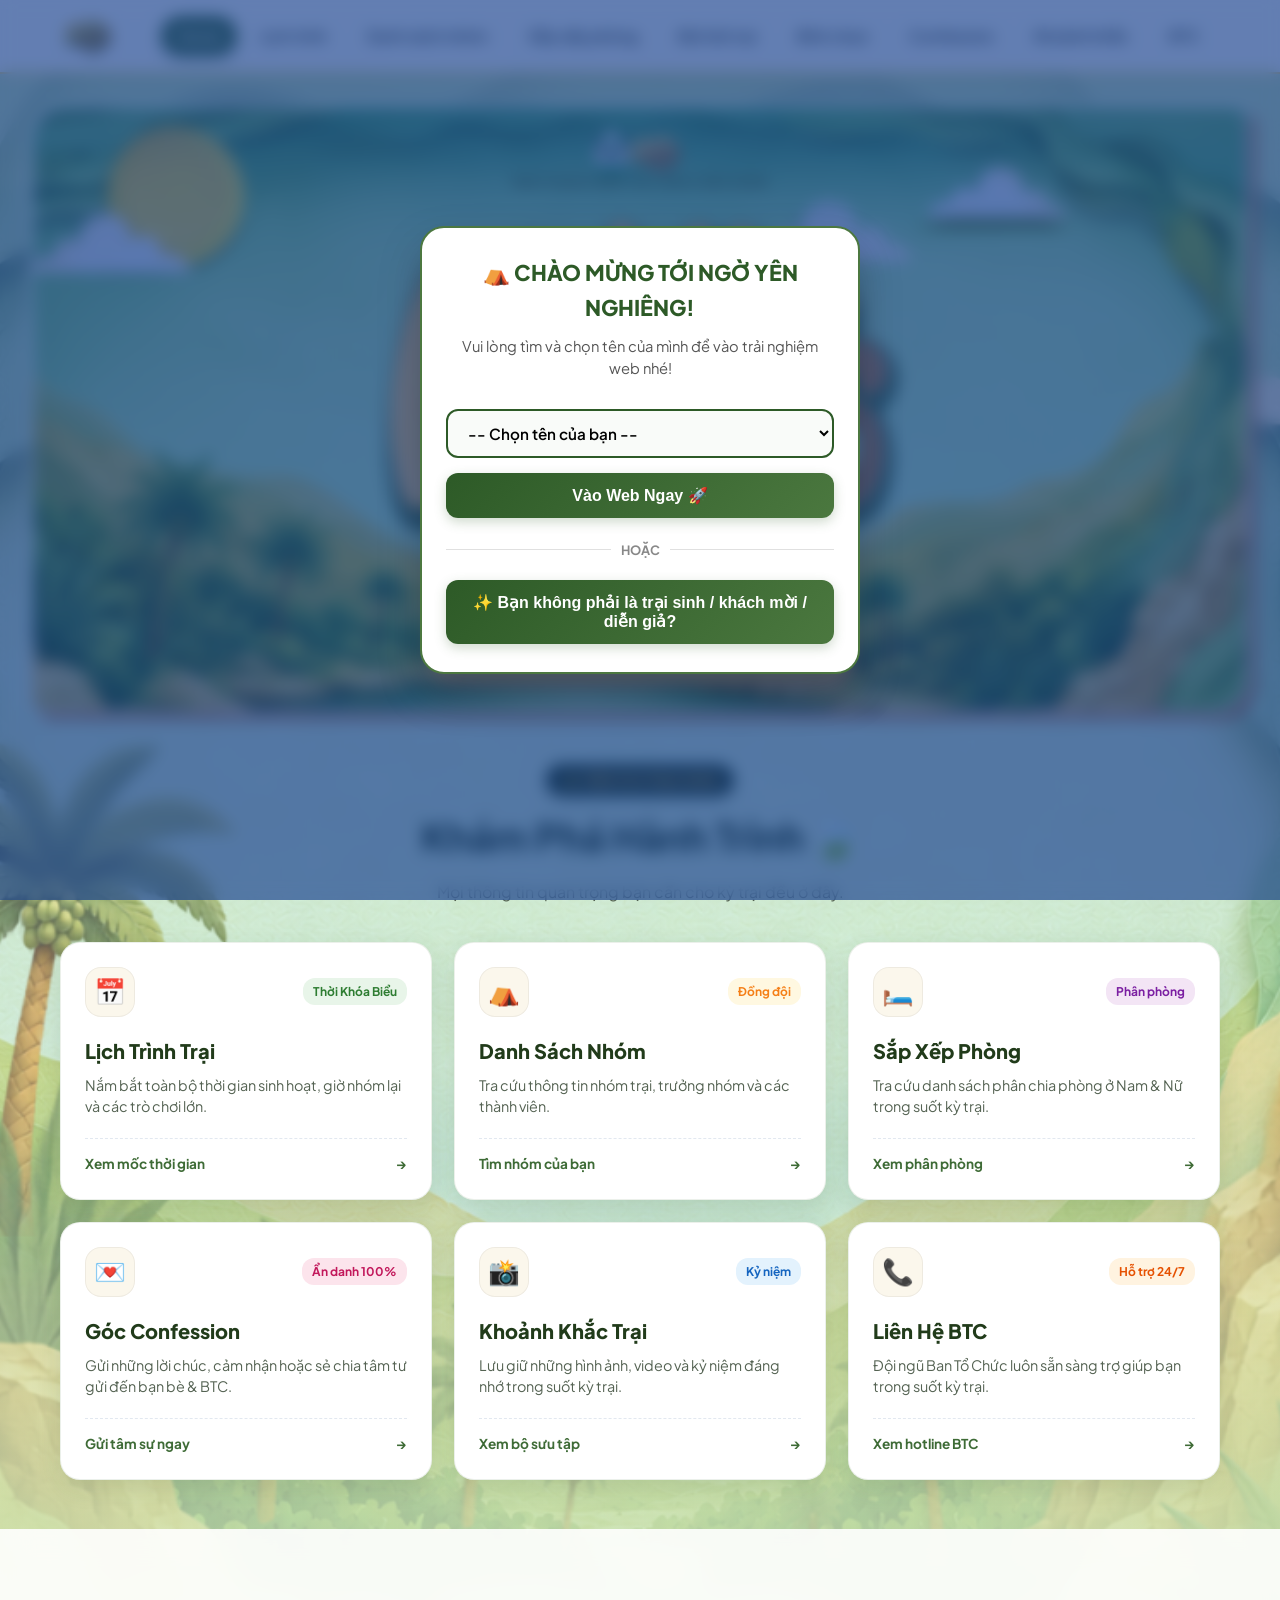
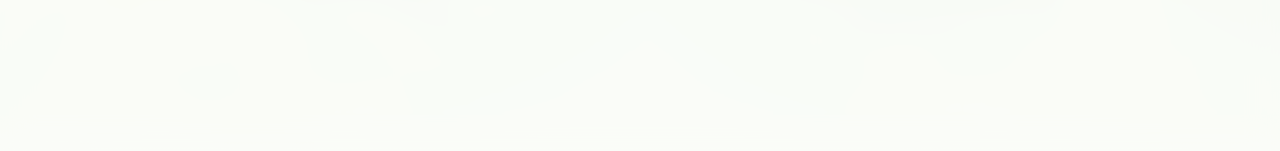
<file: index.html>
<!DOCTYPE html>
<html lang="vi">

<head>
    <meta charset="UTF-8">
    <meta name="viewport" content="width=device-width, initial-scale=1.0">
    <title>Trang chủ NGỜ YÊN NGHIÊNG</title>

    <link rel="stylesheet" href="style.css">
    <link rel="icon" href="images/icon.png">
    <link rel="apple-touch-icon" href="images/icon.png">
    <link rel="manifest" href="manifest.json">

    <meta name="theme-color" content="#4c7840">
    <meta name="apple-mobile-web-app-capable" content="yes">
    <meta name="apple-mobile-web-app-status-bar-style" content="black-translucent">
    <meta name="apple-mobile-web-app-title" content="BTN LX">

    <style>
        /* Styling thanh thông báo chạy chữ bắt mắt */
.announcement-bar {
    background: linear-gradient(135deg, #1e293b, #0f172a);
    color: #ffffff;
    border-bottom: 2px solid #22c55e;
    box-shadow: 0 4px 15px rgba(0, 0, 0, 0.2);
    padding: 10px 16px;
    overflow: hidden;
}

.announcement-content {
    display: flex;
    align-items: center;
    max-width: 1200px;
    margin: 0 auto;
    gap: 12px;
}

.badge-live {
    background: #ef4444;
    color: #fff;
    font-size: 0.75rem;
    font-weight: 800;
    padding: 4px 10px;
    border-radius: 20px;
    letter-spacing: 0.5px;
    white-space: nowrap;
    animation: pulse-glow 1.5s infinite;
}

.badge-upcoming {
    background: #f59e0b;
    color: #fff;
    font-size: 0.75rem;
    font-weight: 800;
    padding: 4px 10px;
    border-radius: 20px;
    letter-spacing: 0.5px;
    white-space: nowrap;
}

@keyframes pulse-glow {
    0% { box-shadow: 0 0 0 0 rgba(239, 68, 68, 0.7); }
    70% { box-shadow: 0 0 0 10px rgba(239, 68, 68, 0); }
    100% { box-shadow: 0 0 0 0 rgba(239, 68, 68, 0); }
}

.ticker-wrapper {
    flex: 1;
    overflow: hidden;
    white-space: nowrap;
    position: relative;
}

.ticker-text {
    display: inline-block;
    white-space: nowrap;
    padding-left: 100%;
    animation: marquee-scroll 25s linear infinite;
    font-size: 0.95rem;
    font-weight: 500;
}

/* Di chuột vào thanh thông báo sẽ tạm dừng để người dùng dễ đọc */
.ticker-wrapper:hover .ticker-text {
    animation-play-state: paused;
}

@keyframes marquee-scroll {
    0% { transform: translateX(0); }
    100% { transform: translateX(-100%); }
}

/* Kiểu dáng cho các đồng hồ đếm thời gian trong thanh chạy */
.time-counter {
    color: #38bdf8;
    font-family: monospace, monospace;
    font-weight: 700;
    background: rgba(56, 189, 248, 0.15);
    padding: 2px 6px;
    border-radius: 6px;
    border: 1px solid rgba(56, 189, 248, 0.3);
}
        /* CSS ghim đồng hồ đếm ngược góc dưới màn hình */
        .sticky-countdown {
            position: fixed;
            bottom: 20px;
            right: 20px;
            z-index: 9999;
            max-width: 360px;
            width: calc(100% - 40px);
            box-shadow: 0 8px 25px rgba(0, 0, 0, 0.18);
            border-radius: 16px;
            background: rgba(255, 255, 255, 0.95);
            backdrop-filter: blur(10px);
            transition: all 0.3s ease;
            padding: 16px;
        }

        /* Căn chỉnh ô số đồng hồ đếm ngược */
        .mini-timer {
            display: flex;
            align-items: center;
            justify-content: center;
            gap: 8px;
            margin: 12px 0 4px 0;
        }

        .timer-card {
            display: flex;
            flex-direction: column;
            align-items: center;
            justify-content: center;
            min-width: 58px;
            padding: 8px 4px;
            background: #f4f6f8;
            border-radius: 12px;
            border: 1px solid #e2e8f0;
            text-align: center;
        }

        .timer-card span {
            font-size: 1.5rem;
            font-weight: 700;
            line-height: 1.1;
            color: #1e293b;
        }

        .timer-card small {
            font-size: 0.68rem;
            text-transform: uppercase;
            margin-top: 4px;
            color: #64748b;
            font-weight: 600;
            letter-spacing: 0.5px;
        }

        .timer-sep {
            font-size: 1.2rem;
            font-weight: bold;
            color: #475569;
            align-self: center;
            margin-bottom: 12px;
        }

        footer {
            padding-bottom: 140px !important;
        }

        @media (max-width: 480px) {
            .sticky-countdown {
                bottom: 12px;
                right: 12px;
                left: 12px;
                width: auto;
            }
        }
    </style>
</head>

<body>
    <!-- Intro Screen cho PWA / Mobile -->
    <div class="intro-screen">
        <div class="intro-content">
            <span class="intro-emoji">🔥⛺🎉</span>
            <h2>CHÀO MỪNG TRẠI SINH!</h2>
            <p class="intro-sub">Sẵn sàng bùng nổ cùng <strong>NGỜ YÊN NGHIÊNG</strong> chưa?</p>
        </div>
    </div>

    <!-- Navigation Bar -->
    <header>
        <div class="announcement-bar" id="announcementBar" style="display: none;">
            <div class="announcement-content">
                <span class="badge-live">LIVE</span>
                <div class="ticker-wrapper">
                    <span class="ticker-text" id="announcementText">Đang cập nhật lịch trình...</span>
                </div>
            </div>
        </div>

        <nav>
            <div class="logo">
                <a href="index.html">
                    <img src="images/logo.png" alt="NGỜ YÊN NGHIÊNG">
                </a>
            </div>

            <button class="menu-toggle" aria-label="Toggle Navigation">☰</button>
            <div class="menu">
                <a href="index.html" class="active">Home</a>
                <a href="pages/schedule.html">Lịch trình</a>
                <a href="pages/groups.html">Danh sách nhóm</a>
                <a href="pages/room.html">Sắp xếp phòng</a>
                <a href="pages/song.html">Bài hát trại</a>
                <a href="pages/vote.html">Bình chọn</a>
                <a href="pages/confession.html">Confession</a>
                <a href="pages/gallery.html">Khoảnh khắc</a>
                <a href="pages/btc.html">BTC</a>
            </div>
        </nav>
    </header>

    <!-- Hero Section -->
    <section class="hero" id="hero">
        <div class="hero-hint">📖 Nhấn để xem câu gốc & thông tin Trại</div>

        <div class="hero-overlay">
            <div class="bible-quote">
                <h2>📖 Thi Thiên 62:1–2</h2>
                <div class="quote-body">
                    <p>"Linh hồn tôi nghỉ an nơi một mình Đức Chúa Trời;
                        Sự cứu rỗi tôi từ Ngài mà đến.
                        Một mình Ngài là hòn đá tôi, sự cứu rỗi tôi,
                        Và là nơi ẩn náu cao của tôi;
                        Tôi sẽ chẳng bị rúng động nhiều."</p>
                </div>
            </div>

            <div class="hero-meta">
                <p class="meta-item">📅 <strong>30.08.2026 – 02.09.2026</strong></p>
                <p class="meta-item">📍 <strong>HTTL Buôn Ma Thuột</strong></p>
            </div>

            <small class="close-hint">Nhấn lần nữa để đóng</small>
        </div>
    </section>

    <!-- Features Section -->
    <section class="features">
        <div class="section-header">
            <span class="section-badge">✨ TIỆN ÍCH TRẠI SINH</span>
            <h2>Khám Phá Hành Trình 🍃</h2>
            <p class="section-description">Mọi thông tin quan trọng bạn cần cho kỳ trại đều ở đây.</p>
        </div>

        <div class="card-container">
            <!-- 1. Lịch trình -->
            <a href="pages/schedule.html" class="card card-schedule">
                <div class="card-top">
                    <div class="icon-wrapper">📅</div>
                    <span class="card-tag tag-green">Thời Khóa Biểu</span>
                </div>
                <h3>Lịch Trình Trại</h3>
                <p>Nắm bắt toàn bộ thời gian sinh hoạt, giờ nhóm lại và các trò chơi lớn.</p>
                <div class="card-footer">
                    <span>Xem mốc thời gian</span>
                    <span class="arrow">→</span>
                </div>
            </a>

            <!-- 2. Danh sách nhóm -->
            <a href="pages/groups.html" class="card card-groups">
                <div class="card-top">
                    <div class="icon-wrapper">⛺</div>
                    <span class="card-tag tag-yellow">Đồng đội</span>
                </div>
                <h3>Danh Sách Nhóm</h3>
                <p>Tra cứu thông tin nhóm trại, trưởng nhóm và các thành viên.</p>
                <div class="card-footer">
                    <span>Tìm nhóm của bạn</span>
                    <span class="arrow">→</span>
                </div>
            </a>

            <!-- 3. Sắp xếp phòng -->
            <a href="pages/room.html" class="card card-room">
                <div class="card-top">
                    <div class="icon-wrapper">🛏️</div>
                    <span class="card-tag tag-purple">Phân phòng</span>
                </div>
                <h3>Sắp Xếp Phòng</h3>
                <p>Tra cứu danh sách phân chia phòng ở Nam & Nữ trong suốt kỳ trại.</p>
                <div class="card-footer">
                    <span>Xem phân phòng</span>
                    <span class="arrow">→</span>
                </div>
            </a>

            <!-- 4. Confession -->
            <a href="pages/confession.html" class="card card-cfs">
                <div class="card-top">
                    <div class="icon-wrapper">💌</div>
                    <span class="card-tag tag-pink">Ẩn danh 100%</span>
                </div>
                <h3>Góc Confession</h3>
                <p>Gửi những lời chúc, cảm nhận hoặc sẻ chia tâm tư gửi đến bạn bè & BTC.</p>
                <div class="card-footer">
                    <span>Gửi tâm sự ngay</span>
                    <span class="arrow">→</span>
                </div>
            </a>

            <!-- 5. Khoảnh khắc -->
            <a href="pages/gallery.html" class="card card-gallery">
                <div class="card-top">
                    <div class="icon-wrapper">📸</div>
                    <span class="card-tag tag-blue">Kỷ niệm</span>
                </div>
                <h3>Khoảnh Khắc Trại</h3>
                <p>Lưu giữ những hình ảnh, video và kỷ niệm đáng nhớ trong suốt kỳ trại.</p>
                <div class="card-footer">
                    <span>Xem bộ sưu tập</span>
                    <span class="arrow">→</span>
                </div>
            </a>

            <!-- 6. BTC -->
            <a href="pages/btc.html" class="card card-btc">
                <div class="card-top">
                    <div class="icon-wrapper">📞</div>
                    <span class="card-tag tag-orange">Hỗ trợ 24/7</span>
                </div>
                <h3>Liên Hệ BTC</h3>
                <p>Đội ngũ Ban Tổ Chức luôn sẵn sàng trợ giúp bạn trong suốt kỳ trại.</p>
                <div class="card-footer">
                    <span>Xem hotline BTC</span>
                    <span class="arrow">→</span>
                </div>
            </a>
        </div>
    </section>

    <!-- Countdown Section (Ghim ở góc dưới màn hình) -->
    <div class="sticky-countdown mode-normal" id="stickyCountdown">
        <div class="btc-badge">
            <span class="badge-icon">⚡</span>
            <span id="btcStatusText">BTC ĐANG RÁO RIẾT CHUẨN BỊ!</span>
        </div>

        <div class="countdown-live" id="countdownLive">
            <div class="mini-timer">
                <div class="timer-card">
                    <span id="days">00</span>
                    <small>ngày</small>
                </div>
                <span class="timer-sep">:</span>
                <div class="timer-card">
                    <span id="hours">00</span>
                    <small>giờ</small>
                </div>
                <span class="timer-sep">:</span>
                <div class="timer-card">
                    <span id="minutes">00</span>
                    <small>phút</small>
                </div>
                <span class="timer-sep">:</span>
                <div class="timer-card highlight-sec">
                    <span id="seconds">00</span>
                    <small>giây</small>
                </div>
            </div>
        </div>

        <div class="welcome-message" id="welcomeMessage" style="display: none;">
            🎉 CHÀO MỪNG BẠN TỚI TRẠI <strong>NGỜ YÊN NGHIÊNG</strong>! 🔥
        </div>
    </div>

    <footer>
        <p>Designed & Developed by Diệp Đoan Trinh</p>
    </footer>

    <script>
        // ----------------------------------------------------
        // 1. CẤU HÌNH THỜI GIAN & ĐẾM NGƯỢC
        // ----------------------------------------------------
        const targetDate = new Date("August 30, 2026 11:00:00").getTime();

        const btcQuotes = [
            "🥰 BTC ĐANG RẤT HÁO HỨC CHỜ ĐÓN BẠN!",
            "❤️ MỖI BẠN LÀ MỘT MẢNH GHÉP KHÔNG THỂ THIẾU!",
            "💥 HẾT MÌNH VÀ BÙNG NỔ CÙNG NGỜ YÊN NGHIÊNG!"
        ];

        let currentQuoteIndex = 0;
        setInterval(() => {
            currentQuoteIndex = (currentQuoteIndex + 1) % btcQuotes.length;
            const badgeEl = document.getElementById("btcStatusText");
            if (badgeEl) badgeEl.textContent = btcQuotes[currentQuoteIndex];
        }, 4000);

        function updateCountdown() {
            const now = new Date().getTime();
            const distance = targetDate - now;

            const stickyBlock = document.getElementById("stickyCountdown");
            const liveBlock = document.getElementById("countdownLive");
            const welcomeBlock = document.getElementById("welcomeMessage");
            const labelEl = document.getElementById("countdownLabel");

            if (distance <= 0) {
                if (stickyBlock) stickyBlock.style.display = "none"; // Ẩn sạch toàn bộ khung góc màn hình
                return;
            }

            const days = Math.floor(distance / (1000 * 60 * 60 * 24));
            const hours = Math.floor((distance % (1000 * 60 * 60 * 24)) / (1000 * 60 * 60));
            const minutes = Math.floor((distance % (1000 * 60 * 60)) / (1000 * 60));
            const seconds = Math.floor((distance % (1000 * 60)) / 1000);

            const daysEl = document.getElementById("days");
            const hoursEl = document.getElementById("hours");
            const minsEl = document.getElementById("minutes");
            const secsEl = document.getElementById("seconds");

            if (daysEl) daysEl.textContent = String(days).padStart(2, '0');
            if (hoursEl) hoursEl.textContent = String(hours).padStart(2, '0');
            if (minsEl) minsEl.textContent = String(minutes).padStart(2, '0');
            if (secsEl) secsEl.textContent = String(seconds).padStart(2, '0');

            if (stickyBlock) {
                if (days < 1) {
                    stickyBlock.className = "sticky-countdown mode-urgent";
                    if (labelEl) labelEl.innerHTML = "🚨 <strong>CHỈ CÒN TÍNH BẰNG GIỜ! SẴN SÀNG BÙNG NỔ:</strong>";
                } else if (days <= 7) {
                    stickyBlock.className = "sticky-countdown mode-excited";
                    if (labelEl) labelEl.innerHTML = "🔥 <strong>SẮP ĐẾN GIỜ G RỒI! CHỈ CÒN:</strong>";
                } else {
                    stickyBlock.className = "sticky-countdown mode-normal";
                    if (labelEl) labelEl.innerHTML = "⏳ Đếm ngược ngày khởi hành:";
                }
            }
        }

        updateCountdown();
        setInterval(updateCountdown, 1000);

        // ----------------------------------------------------
        // 2. MENU MOBILE & ĐÔI GIAO DIỆN
        // ----------------------------------------------------
        const toggle = document.querySelector(".menu-toggle");
        const menu = document.querySelector(".menu");

        if (toggle && menu) {
            toggle.addEventListener("click", () => {
                menu.classList.toggle("show");
                toggle.textContent = menu.classList.contains("show") ? "✕" : "☰";
            });

            document.querySelectorAll(".menu a").forEach(link => {
                link.addEventListener("click", () => {
                    menu.classList.remove("show");
                    toggle.textContent = "☰";
                });
            });

            document.addEventListener("click", (e) => {
                if (!menu.contains(e.target) && !toggle.contains(e.target)) {
                    menu.classList.remove("show");
                    toggle.textContent = "☰";
                }
            });

            window.addEventListener("resize", () => {
                if (window.innerWidth > 1000) {
                    menu.classList.remove("show");
                    toggle.textContent = "☰";
                }
            });
        }

        const hero = document.getElementById("hero");
        if (hero) {
            hero.addEventListener("click", () => {
                hero.classList.toggle("show");
            });
        }

        // ----------------------------------------------------
        // 3. LỊCH TRÌNH REALTIME & SERVICE WORKER
        // ----------------------------------------------------
        const campSchedule = [
            // NGÀY 0 (30/8)
            { start: "2026-08-30T06:00:00", end: "2026-08-30T10:30:00", title: "Thờ phượng Chúa tại HTTL Linh Xuân" },
            { start: "2026-08-30T10:30:00", end: "2026-08-30T11:00:00", title: "Tập trung" },
            { start: "2026-08-30T11:00:00", end: "2026-08-30T21:00:00", title: "Lên núi" },
            { start: "2026-08-30T21:00:00", end: "2026-08-30T21:30:00", title: "Ổn định & cất đồ" },
            { start: "2026-08-30T21:30:00", end: "2026-08-30T22:30:00", title: "Nhóm nhỏ" },
            { start: "2026-08-30T22:30:00", end: "2026-08-30T23:00:00", title: "Giới nghiêm" },
            { start: "2026-08-30T23:00:00", end: "2026-08-31T05:00:00", title: "Zzz..." },

            // NGÀY 1 (31/8)
            { start: "2026-08-31T06:00:00", end: "2026-08-31T06:15:00", title: "Thức dậy & ổn định" },
            { start: "2026-08-31T06:15:00", end: "2026-08-31T07:00:00", title: "Tĩnh nguyện" },
            { start: "2026-08-31T07:00:00", end: "2026-08-31T08:00:00", title: "Ăn sáng" },
            { start: "2026-08-31T08:00:00", end: "2026-08-31T08:10:00", title: "Phá băng" },
            { start: "2026-08-31T08:10:00", end: "2026-08-31T08:30:00", title: "Tôn vinh Chúa" },
            { start: "2026-08-31T08:30:00", end: "2026-08-31T09:30:00", title: "Khai mạc" },
            { start: "2026-08-31T09:30:00", end: "2026-08-31T10:20:00", title: "Học Kinh Thánh" },
            { start: "2026-08-31T10:20:00", end: "2026-08-31T10:30:00", title: "Giải lao" },
            { start: "2026-08-31T10:30:00", end: "2026-08-31T11:00:00", title: "“NGỜ” HAY “NHỜ”?" },
            { start: "2026-08-31T11:00:00", end: "2026-08-31T12:00:00", title: "Ăn trưa" },
            { start: "2026-08-31T12:00:00", end: "2026-08-31T13:30:00", title: "Nghỉ ngơi" },
            { start: "2026-08-31T13:30:00", end: "2026-08-31T13:40:00", title: "Phá băng" },
            { start: "2026-08-31T13:40:00", end: "2026-08-31T14:00:00", title: "Tôn vinh Chúa" },
            { start: "2026-08-31T14:00:00", end: "2026-08-31T14:45:00", title: "Học Kinh Thánh" },
            { start: "2026-08-31T14:45:00", end: "2026-08-31T15:00:00", title: "Giải lao" },
            { start: "2026-08-31T15:00:00", end: "2026-08-31T17:00:00", title: "“TIN” HAY “NGỜ”?" },
            { start: "2026-08-31T17:00:00", end: "2026-08-31T18:00:00", title: "Ăn tối" },
            { start: "2026-08-31T18:00:00", end: "2026-08-31T19:30:00", title: "Tự do & viết thư" },
            { start: "2026-08-31T19:30:00", end: "2026-08-31T21:30:00", title: "AI HAY CHỮ NGỜ?" },
            { start: "2026-08-31T21:30:00", end: "2026-08-31T22:30:00", title: "NÓI BẠN TÔI NGỜ..." },
            { start: "2026-08-31T22:30:00", end: "2026-08-31T23:00:00", title: "Giới nghiêm" },
            { start: "2026-08-31T23:00:00", end: "2026-09-01T05:00:00", title: "Zzz..." },

            // NGÀY 2 (01/9)
            { start: "2026-09-01T06:00:00", end: "2026-09-01T06:15:00", title: "Thức dậy & ổn định" },
            { start: "2026-09-01T06:15:00", end: "2026-09-01T07:00:00", title: "Tĩnh nguyện" },
            { start: "2026-09-01T07:00:00", end: "2026-09-01T08:00:00", title: "Ăn sáng" },
            { start: "2026-09-01T08:00:00", end: "2026-09-01T08:10:00", title: "Phá băng" },
            { start: "2026-09-01T08:10:00", end: "2026-09-01T08:30:00", title: "Tôn vinh Chúa" },
            { start: "2026-09-01T08:30:00", end: "2026-09-01T09:15:00", title: "Học Kinh Thánh" },
            { start: "2026-09-01T09:15:00", end: "2026-09-01T09:30:00", title: "Giải lao" },
            { start: "2026-09-01T09:30:00", end: "2026-09-01T11:00:00", title: "Workshop YÊN" },
            { start: "2026-09-01T11:00:00", end: "2026-09-01T12:00:00", title: "Ăn trưa" },
            { start: "2026-09-01T12:00:00", end: "2026-09-01T13:30:00", title: "Nghỉ ngơi" },
            { start: "2026-09-01T13:30:00", end: "2026-09-01T13:40:00", title: "Tập trung" },
            { start: "2026-09-01T13:40:00", end: "2026-09-01T14:00:00", title: "Di chuyển" },
            { start: "2026-09-01T14:00:00", end: "2026-09-01T17:00:00", title: "Trò chơi lớn" },
            { start: "2026-09-01T17:00:00", end: "2026-09-01T18:00:00", title: "Tự do & viết thư" },
            { start: "2026-09-01T18:00:00", end: "2026-09-01T19:00:00", title: "Ăn tối" },
            { start: "2026-09-01T19:00:00", end: "2026-09-01T20:30:00", title: "Lửa trại" },
            { start: "2026-09-01T20:30:00", end: "2026-09-01T21:30:00", title: "BBQ" },
            { start: "2026-09-01T21:30:00", end: "2026-09-01T22:30:00", title: "Dọn dẹp & ra về" },
            { start: "2026-09-01T22:30:00", end: "2026-09-01T23:00:00", title: "Giới nghiêm" },
            { start: "2026-09-01T23:00:00", end: "2026-09-02T05:00:00", title: "Zzz..." },

            // NGÀY 3 (02/9)
            { start: "2026-09-02T06:00:00", end: "2026-09-02T06:15:00", title: "Thức dậy & ổn định" },
            { start: "2026-09-02T06:15:00", end: "2026-09-02T07:00:00", title: "Tĩnh nguyện" },
            { start: "2026-09-02T07:00:00", end: "2026-09-02T08:00:00", title: "Ăn sáng" },
            { start: "2026-09-02T08:00:00", end: "2026-09-02T08:10:00", title: "Phá băng" },
            { start: "2026-09-02T08:10:00", end: "2026-09-02T08:30:00", title: "Tôn vinh Chúa" },
            { start: "2026-09-02T08:30:00", end: "2026-09-02T09:15:00", title: "Học Kinh Thánh" },
            { start: "2026-09-02T09:15:00", end: "2026-09-02T09:30:00", title: "Giải lao" },
            { start: "2026-09-02T09:30:00", end: "2026-09-02T11:00:00", title: "NGHIÊNG VỀ CHỐN BÌNH YÊN" },
            { start: "2026-09-02T11:00:00", end: "2026-09-02T12:00:00", title: "Ăn trưa" },
            { start: "2026-09-02T12:00:00", end: "2026-09-02T13:30:00", title: "Nghỉ ngơi" },
            { start: "2026-09-02T13:30:00", end: "2026-09-02T16:00:00", title: "Outing nhóm nhỏ & Viết thư" },
            { start: "2026-09-02T16:00:00", end: "2026-09-02T17:00:00", title: "Tự do & viết thư" },
            { start: "2026-09-02T17:00:00", end: "2026-09-02T18:00:00", title: "Ăn tối" },
            { start: "2026-09-02T18:00:00", end: "2026-09-02T18:30:00", title: "Dọn đồ" },
            { start: "2026-09-02T18:30:00", end: "2026-09-02T18:40:00", title: "Phá băng" },
            { start: "2026-09-02T18:40:00", end: "2026-09-02T19:00:00", title: "Tôn vinh Chúa" },
            { start: "2026-09-02T19:00:00", end: "2026-09-02T20:30:00", title: "Bế mạc" },
            { start: "2026-09-02T20:30:00", end: "2026-09-02T21:00:00", title: "Dọn dẹp & vệ sinh" },
            { start: "2026-09-02T21:00:00", end: "2026-09-02T23:00:00", title: "Xuống núi" }
        ];

        // Hàm định dạng khoảng thời gian ra Giờ:Phút:Giây
        function formatDuration(ms) {
            if (ms < 0) ms = 0;
            const totalSec = Math.floor(ms / 1000);
            const hrs = Math.floor(totalSec / 3600);
            const mins = Math.floor((totalSec % 3600) / 60);
            const secs = totalSec % 60;

            const pad = (n) => String(n).padStart(2, '0');

            if (hrs > 0) {
                return `${pad(hrs)}h ${pad(mins)}p ${pad(secs)}s`;
            }
            return `${pad(mins)}p ${pad(secs)}s`;
        }

        function updateTimelineNotification() {
            const now = new Date();
            const bar = document.getElementById("announcementBar");
            const textEl = document.getElementById("announcementText");
            const badgeEl = bar ? bar.querySelector(".badge-live") : null;

            if (!bar || !textEl) return;

            let currentIndex = -1;
            for (let i = 0; i < campSchedule.length; i++) {
                const start = new Date(campSchedule[i].start);
                const end = new Date(campSchedule[i].end);
                if (now >= start && now <= end) {
                    currentIndex = i;
                    break;
                }
            }

            if (currentIndex !== -1) {
                const currentEvent = campSchedule[currentIndex];
                const nextEvent = campSchedule[currentIndex + 1];

                // Đếm gian đã trôi qua kể từ khi sự kiện bắt đầu
                const currentStart = new Date(currentEvent.start);
                const elapsedTime = formatDuration(now - currentStart);

                bar.style.display = "block";
                if (badgeEl) {
                    badgeEl.textContent = "LIVE";
                    badgeEl.className = "badge-live";
                }

                let displayText = `🔥 <strong>ĐANG DIỄN RA:</strong> ${currentEvent.title} (Đã chạy: <span class="time-counter">${elapsedTime}</span>)`;

                if (nextEvent) {
                    // Đếm ngược đến thời gian sự kiện tiếp theo
                    const nextStart = new Date(nextEvent.start);
                    const remainingTime = formatDuration(nextStart - now);
                    displayText += ` &nbsp;&nbsp;•&nbsp;&nbsp; ⏳ <strong>SẮP TỚI:</strong> ${nextEvent.title} (Còn: <span class="time-counter">${remainingTime}</span>)`;
                }

                textEl.innerHTML = displayText;
            } else {
                // Tìm sự kiện tiếp theo chuẩn bị diễn ra
                const upcomingEvent = campSchedule.find(ev => new Date(ev.start) > now);
                if (upcomingEvent) {
                    const upcomingStart = new Date(upcomingEvent.start);
                    const remainingTime = formatDuration(upcomingStart - now);

                    bar.style.display = "block";
                    if (badgeEl) {
                        badgeEl.textContent = "UPCOMING";
                        badgeEl.className = "badge-upcoming";
                    }
                    textEl.innerHTML = `⏳ <strong>SẮP DIỄN RA:</strong> ${upcomingEvent.title} (Bắt đầu sau: <span class="time-counter">${remainingTime}</span>)`;
                } else {
                    bar.style.display = "none";
                }
            }
        }

        updateTimelineNotification();
        // Cập nhật lại mỗi 1000ms (1 giây) để đồng hồ chạy nhảy thời gian từng giây mượt mà
        setInterval(updateTimelineNotification, 1000);

        // ----------------------------------------------------
        // 4. BẢO VỆ FRONTEND (CHẶN F12, CHUỘT PHẢI & DEVTOOLS)
        // ----------------------------------------------------
        // Chặn menu chuột phải
        document.addEventListener('contextmenu', (e) => e.preventDefault());

        // Chặn các phím tắt mở DevTools phổ biến (F12, Ctrl+Shift+I, Ctrl+Shift+J, Ctrl+Shift+C, Ctrl+U, Ctrl+S)
        document.addEventListener('keydown', (e) => {
            if (
                e.key === 'F12' ||
                (e.ctrlKey && e.shiftKey && ['I', 'J', 'C', 'K'].includes(e.key.toUpperCase())) ||
                (e.ctrlKey && e.key.toUpperCase() === 'U') ||
                (e.ctrlKey && e.key.toUpperCase() === 'S')
            ) {
                e.preventDefault();
                return false;
            }
        });

        // Bẫy debugger khựng trang khi ai đó cố tình mở DevTools
        setInterval(() => {
            const startTime = performance.now();
            debugger;
            const endTime = performance.now();
            if (endTime - startTime > 100) {
                console.warn('Cảnh báo: DevTools đang được mở!');
            }
        }, 1000);
    </script>
    <!-- CSS Modal Chọn Tên -->
    <style>
        .user-modal-overlay {
            position: fixed;
            top: 0;
            left: 0;
            width: 100%;
            height: 100%;
            background: rgba(18, 59, 141, 0.65);
            backdrop-filter: blur(8px);
            z-index: 99999;
            display: flex;
            align-items: center;
            justify-content: center;
            padding: 20px;
        }

        .user-modal-card {
            background: #ffffff;
            border-radius: 24px;
            padding: 28px 24px;
            max-width: 440px;
            width: 100%;
            text-align: center;
            box-shadow: 0 20px 40px rgba(0, 0, 0, 0.25);
            border: 2px solid #4c7840;
            animation: modalPop 0.3s cubic-bezier(0.175, 0.885, 0.32, 1.275);
        }

        @keyframes modalPop {
            from {
                transform: scale(0.85);
                opacity: 0;
            }

            to {
                transform: scale(1);
                opacity: 1;
            }
        }

        .user-modal-card h2 {
            color: #2d5a27;
            font-size: 1.35rem;
            margin-bottom: 10px;
            font-weight: 800;
        }

        .user-modal-card p {
            color: #555;
            font-size: 0.92rem;
            line-height: 1.5;
            margin-bottom: 20px;
        }

        .user-select {
            width: 100%;
            padding: 12px 16px;
            border-radius: 12px;
            border: 2px solid #2d5a27;
            font-size: 0.95rem;
            font-weight: 600;
            outline: none;
            margin-bottom: 15px;
            background: #f9fbf9;
        }

        .btn-user-submit {
            width: 100%;
            padding: 13px;
            background: linear-gradient(135deg, #2d5a27, #4b783f);
            color: #fff;
            border: none;
            border-radius: 12px;
            font-weight: 700;
            font-size: 1rem;
            cursor: pointer;
            transition: transform 0.2s ease;
        }

        .btn-user-submit:active {
            transform: scale(0.98);
        }

        .user-divider {
            margin: 18px 0;
            position: relative;
            text-align: center;
        }

        .user-divider::before {
            content: "";
            position: absolute;
            top: 50%;
            left: 0;
            width: 100%;
            height: 1px;
            background: #e0e0e0;
        }

        .user-divider span {
            background: #fff;
            padding: 0 10px;
            color: #888;
            font-size: 0.8rem;
            font-weight: 700;
            position: relative;
        }

        .btn-guest {
            width: 100%;
            padding: 13px;
            background: linear-gradient(135deg, #2d5a27, #4b783f);
            color: #fff;
            border: none;
            border-radius: 12px;
            font-weight: 700;
            font-size: 1rem;
            cursor: pointer;
            transition: transform 0.2s ease;
        }
    </style>

    <!-- HTML Modal Check-in -->
    <div id="userModalOverlay" class="user-modal-overlay" style="display: none;">
        <div class="user-modal-card">
            <h2>⛺ CHÀO MỪNG TỚI NGỜ YÊN NGHIÊNG!</h2>
            <p>Vui lòng tìm và chọn tên của mình để vào trải nghiệm web nhé!</p>

            <!-- Chế độ chọn Trại sinh -->
            <div id="selectUserMode">
                <select id="userSelectDropdown" class="user-select">
                    <option value="">-- Chọn tên của bạn --</option>
                </select>

                <button class="btn-user-submit" onclick="confirmUserSelection()">Vào Web Ngay 🚀</button>

                <div class="user-divider"><span>HOẶC</span></div>

                <button class="btn-guest" onclick="toggleGuestMode(true)">✨ Bạn không phải là trại sinh / khách mời /
                    diễn giả?</button>
            </div>

            <!-- Chế độ nhập tên Khách mời/Diễn giả -->
            <div id="guestInputMode" style="display: none;">
                <input type="text" id="guestNameInput" class="user-select" placeholder="Nhập Họ & Tên của bạn..."
                    style="margin-bottom: 12px;">
                <button class="btn-user-submit" onclick="confirmGuestSelection()">Xác nhận vào Web 🚀</button>
                <button class="btn-guest" onclick="toggleGuestMode(false)"
                    style="margin-top: 10px; background: #64748b;">← Quay lại danh sách</button>
            </div>
        </div>
    </div>

    <!-- Tải tracker.js trước để lấy API_URL đúng và hàm logPageVisit -->
    <script src="./tracker.js"></script>

    <!-- Script xử lý đăng nhập & chuyển đổi Modal của Trang chủ -->
    <script>
        // 1. Tải danh sách tên theo nhóm từ Google Sheet
        async function loadUserDropdown() {
            try {
                // API_URL lấy tự động từ tracker.js
                const res = await fetch(`${API_URL}?action=groups`);
                const data = await res.json();
                const selectEl = document.getElementById("userSelectDropdown");

                if (!Array.isArray(data) || data.length === 0) return;

                const groupedData = {};
                data.forEach(item => {
                    const groupName = capitalizeFirst(item.group || "Khác");
                    if (!groupedData[groupName]) groupedData[groupName] = [];
                    groupedData[groupName].push(item.name);
                });

                const sortedGroups = Object.keys(groupedData).sort((a, b) => {
                    const numA = parseInt(a.replace(/\D/g, '')) || 99;
                    const numB = parseInt(b.replace(/\D/g, '')) || 99;
                    return numA - numB;
                });

                sortedGroups.forEach(group => {
                    const optGroup = document.createElement("optgroup");
                    optGroup.label = `--- ${group.toUpperCase()} ---`;

                    groupedData[group].sort().forEach(name => {
                        const opt = document.createElement("option");
                        opt.value = `${name} (${group})`;
                        opt.textContent = name;
                        optGroup.appendChild(opt);
                    });

                    selectEl.appendChild(optGroup);
                });
            } catch (e) {
                console.error("Lỗi tải danh sách tên:", e);
            }
        }

        function capitalizeFirst(str) {
            return str.charAt(0).toUpperCase() + str.slice(1);
        }

        // 2. Tự động kiểm tra Check-in khi mở trang
        window.addEventListener("load", () => {
            const savedUser = localStorage.getItem("camp_user_name");
            if (!savedUser) {
                document.getElementById("userModalOverlay").style.display = "flex";
                loadUserDropdown();
            } else {
                if (typeof logPageVisit === "function") {
                    logPageVisit("Trang chủ");
                }
            }
        });

        // 3. Xác nhận chọn Trại sinh & Ghi nhận vào Sheet
        function confirmUserSelection() {
            const selectedValue = document.getElementById("userSelectDropdown").value;
            if (!selectedValue) {
                alert("⚠️ Vui lòng chọn tên của bạn trước nhé!");
                return;
            }
            localStorage.setItem("camp_user_name", selectedValue);
            document.getElementById("userModalOverlay").style.display = "none";

            if (typeof logPageVisit === "function") {
                logPageVisit("Trang chủ");
            }
        }

        // 4. Bật/tắt chế độ Khách
        function toggleGuestMode(isGuest) {
            document.getElementById("selectUserMode").style.display = isGuest ? "none" : "block";
            document.getElementById("guestInputMode").style.display = isGuest ? "block" : "none";
        }

        // 5. Xác nhận nhập tên Khách & Ghi nhận vào Sheet
        function confirmGuestSelection() {
            const guestName = document.getElementById("guestNameInput").value.trim();
            if (!guestName) {
                alert("⚠️ Vui lòng nhập tên của bạn!");
                return;
            }
            const formattedGuest = `[Khách] ${guestName}`;
            localStorage.setItem("camp_user_name", formattedGuest);
            document.getElementById("userModalOverlay").style.display = "none";

            if (typeof logPageVisit === "function") {
                logPageVisit("Trang chủ");
            }
        }
    </script>
</body>

</html>
</file>
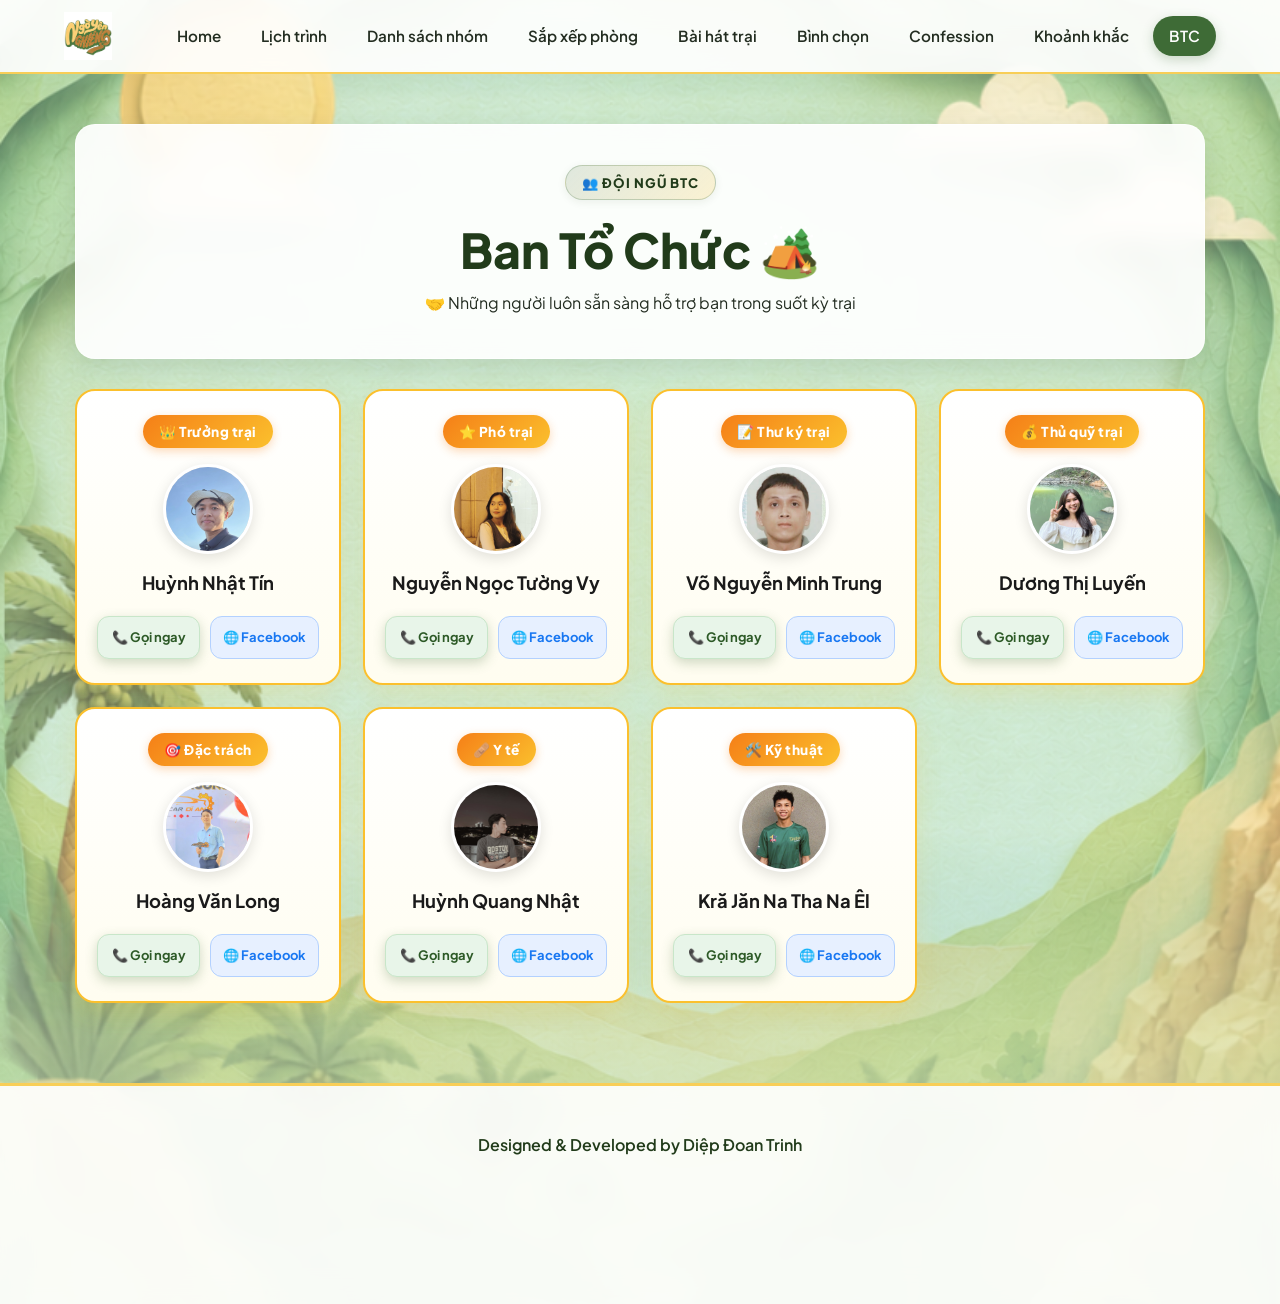
<file: pages/btc.html>
<!DOCTYPE html>
<html lang="vi">

<head>
    <meta charset="UTF-8">
    <meta name="viewport" content="width=device-width, initial-scale=1.0">
    <title>Ban Tổ Chức</title>

    <link rel="stylesheet" href="../style.css">
    <link rel="icon" href="../images/icon.png">
    <link rel="apple-touch-icon" href="../images/icon.png">
    <link rel="manifest" href="../manifest.json">

    <meta name="theme-color" content="#123b8d">
    <meta name="apple-mobile-web-app-capable" content="yes">
    <meta name="apple-mobile-web-app-status-bar-style" content="black-translucent">
    <meta name="apple-mobile-web-app-title" content="BTN LX">
    <meta name="referrer" content="strict-origin-when-cross-origin">

    <style>
        .btc-grid {
            display: grid;
            grid-template-columns: repeat(auto-fill, minmax(260px, 1fr));
            gap: 22px;
            margin-top: 30px;
        }

        .member-card {
            background: rgba(255, 255, 255, 0.95);
            border-radius: 20px;
            padding: 24px 20px;
            border: 1px solid rgba(0, 0, 0, 0.08);
            box-shadow: 0 6px 18px rgba(0, 0, 0, 0.04);
            display: flex;
            flex-direction: column;
            align-items: center;
            text-align: center;
            position: relative;
            transition: transform 0.25s ease, box-shadow 0.25s ease;
        }

        .member-card:hover {
            transform: translateY(-6px);
            box-shadow: 0 12px 28px rgba(0, 0, 0, 0.12);
        }

        .member-card.highlight-card {
            border: 2px solid #fbc02d !important;
            background: linear-gradient(180deg, #ffffff 0%, #fffdf0 100%) !important;
            box-shadow: 0 8px 24px rgba(251, 192, 45, 0.18) !important;
        }

        .member-card.highlight-card .role-badge {
            background: linear-gradient(135deg, #f57f17, #fbc02d);
            color: #ffffff;
            padding: 6px 16px;
            border-radius: 20px;
            font-size: 0.85rem;
            font-weight: 800;
            margin-bottom: 16px;
            box-shadow: 0 3px 10px rgba(245, 127, 23, 0.3);
            display: inline-flex;
            align-items: center;
            gap: 6px;
        }

        .role-badge.sub {
            background: #e8f5e9 !important;
            color: #1b5e20 !important;
            border: 1px solid #c8e6c9;
            padding: 6px 16px;
            border-radius: 20px;
            font-size: 0.82rem;
            font-weight: 700;
            margin-bottom: 16px;
            display: inline-flex;
            align-items: center;
            gap: 6px;
        }

        .member-avatar {
            width: 90px;
            height: 90px;
            border-radius: 50%;
            margin-bottom: 14px;
            box-shadow: 0 4px 14px rgba(0, 0, 0, 0.12);
            border: 3px solid #ffffff;
            overflow: hidden;
            display: flex;
            align-items: center;
            justify-content: center;
            color: #ffffff;
            font-size: 2.2rem;
            font-weight: 800;
            user-select: none;
            background: #e0e0e0;
        }

        .member-avatar img {
            width: 100%;
            height: 100%;
            object-fit: cover;
        }

        .member-card h3 {
            font-size: 1.15rem;
            color: #1a1a1a;
            font-weight: 700;
            margin-bottom: 18px;
        }

        .member-buttons {
            display: flex;
            gap: 10px;
            width: 100%;
            margin-top: auto;
        }

        .member-buttons a {
            flex: 1;
            padding: 9px 10px;
            border-radius: 12px;
            font-size: 0.85rem;
            font-weight: 700;
            text-decoration: none;
            display: inline-flex;
            align-items: center;
            justify-content: center;
            gap: 5px;
            transition: all 0.2s ease;
        }

        .call-btn {
            background: #e8f5e9;
            color: #2d5a27 !important;
            border: 1px solid #c8e6c9;
        }

        .call-btn:hover {
            background: #2d5a27;
            color: #ffffff !important;
        }

        .facebook-btn {
            background: #e7f0ff;
            color: #1877f2 !important;
            border: 1px solid #b3d1ff;
        }

        .facebook-btn:hover {
            background: #1877f2;
            color: #ffffff !important;
        }
    </style>
</head>

<body>
    <header>
        <nav>
            <div class="logo">
                <a href="../index.html">
                    <img src="../images/logo.png" alt="NGỜ YÊN NGHIÊNG">
                </a>
            </div>

            <button class="menu-toggle" aria-label="Toggle Navigation">☰</button>

            <div class="menu">
                <a href="../index.html">Home</a>
                <a href="schedule.html">Lịch trình</a>
                <a href="groups.html">Danh sách nhóm</a>
                <a href="room.html">Sắp xếp phòng</a>
                <a href="song.html">Bài hát trại</a>
                <a href="vote.html">Bình chọn</a>
                <a href="confession.html">Confession</a>
                <a href="gallery.html">Khoảnh khắc</a>
                <a href="btc.html"class="active">BTC</a>
            </div>
        </nav>
    </header>

    <main class="container">
        <section class="page-title glass text-center">
            <span class="page-title-badge">👥 ĐỘI NGŨ BTC</span>
            <h1>Ban Tổ Chức 🏕️</h1>
            <p>🤝 Những người luôn sẵn sàng hỗ trợ bạn trong suốt kỳ trại</p>
        </section>

        <section class="members btc-grid">
            <!-- 1. Trưởng Trại -->
            <div class="member-card highlight-card">
                <div class="role-badge">👑 Trưởng trại</div>
                <div class="member-avatar">
                    <img src="../images/BTC/tin.png" alt="Huỳnh Nhật Tín">
                </div>
                <h3>Huỳnh Nhật Tín</h3>
                <div class="member-buttons">
                    <a class="call-btn" href="tel:0384628883" onclick="return confirm('Gọi cho Huỳnh Nhật Tín?')">📞 Gọi ngay</a>
                    <a class="facebook-btn" href="https://www.facebook.com/tin.huynhnhat.90" target="_blank" rel="noopener noreferrer">🌐 Facebook</a>
                </div>
            </div>

            <!-- 2. Phó Trại -->
            <div class="member-card highlight-card">
                <div class="role-badge">⭐ Phó trại</div>
                <div class="member-avatar">
                    <img src="../images/BTC/vy.png" alt="Nguyễn Ngọc Tường Vy">
                </div>
                <h3>Nguyễn Ngọc Tường Vy</h3>
                <div class="member-buttons">
                    <a class="call-btn" href="tel:0337631143" onclick="return confirm('Gọi cho Nguyễn Ngọc Tường Vy?')">📞 Gọi ngay</a>
                    <a class="facebook-btn" href="https://www.facebook.com/vy.nguyen.122312" target="_blank" rel="noopener noreferrer">🌐 Facebook</a>
                </div>
            </div>

            <!-- 3. Thư Ký Trại -->
            <div class="member-card highlight-card">
                <div class="role-badge">📝 Thư ký trại</div>
                <div class="member-avatar">
                    <img src="../images/BTC/trung.png" alt="Võ Nguyễn Minh Trung">
                </div>
                <h3>Võ Nguyễn Minh Trung</h3>
                <div class="member-buttons">
                    <a class="call-btn" href="tel:0704768756" onclick="return confirm('Gọi cho Võ Nguyễn Minh Trung?')">📞 Gọi ngay</a>
                    <a class="facebook-btn" href="https://www.facebook.com/vnmtrung" target="_blank" rel="noopener noreferrer">🌐 Facebook</a>
                </div>
            </div>

            <!-- 4. Thủ Quỹ Trại -->
            <div class="member-card highlight-card">
                <div class="role-badge">💰 Thủ quỹ trại</div>
                <div class="member-avatar">
                    <img src="../images/BTC/luyen.png" alt="Dương Thị Luyến">
                </div>
                <h3>Dương Thị Luyến</h3>
                <div class="member-buttons">
                    <a class="call-btn" href="tel:0365719910" onclick="return confirm('Gọi cho Dương Thị Luyến?')">📞 Gọi ngay</a>
                    <a class="facebook-btn" href="https://www.facebook.com/duong.luyen.2004" target="_blank" rel="noopener noreferrer">🌐 Facebook</a>
                </div>
            </div>

            <!-- 5. Đặc trách -->
            <div class="member-card highlight-card">
                <div class="role-badge">🎯 Đặc trách</div>
                <div class="member-avatar">
                    <img src="../images/BTC/long.png" alt="Hoàng Văn Long">
                </div>
                <h3>Hoàng Văn Long</h3>
                <div class="member-buttons">
                    <a class="call-btn" href="tel:0904339012" onclick="return confirm('Gọi cho Hoàng Văn Long?')">📞 Gọi ngay</a>
                    <a class="facebook-btn" href="https://web.facebook.com/long.rupi" target="_blank" rel="noopener noreferrer">🌐 Facebook</a>
                </div>
            </div>

            <!-- 6. Y tế -->
            <div class="member-card highlight-card">
                <div class="role-badge">🩹 Y tế</div>
                <div class="member-avatar">
                    <img src="../images/BTC/nhat.png" alt="Huỳnh Quang Nhật">
                </div>
                <h3>Huỳnh Quang Nhật</h3>
                <div class="member-buttons">
                    <a class="call-btn" href="tel:0339391223" onclick="return confirm('Gọi cho Huỳnh Quang Nhật?')">📞 Gọi ngay</a>
                    <a class="facebook-btn" href="https://web.facebook.com/james.tin.948" target="_blank" rel="noopener noreferrer">🌐 Facebook</a>
                </div>
            </div>

            <!-- 7. Kỹ thuật -->
            <div class="member-card highlight-card">
                <div class="role-badge">🛠️ Kỹ thuật</div>
                <div class="member-avatar">
                    <img src="../images/BTC/nael.png" alt="Kră Jăn Na Tha Na Êl">
                </div>
                <h3>Kră Jăn Na Tha Na Êl</h3>
                <div class="member-buttons">
                    <a class="call-btn" href="tel:0327487224" onclick="return confirm('Gọi cho Na Êl?')">📞 Gọi ngay</a>
                    <a class="facebook-btn" href="https://web.facebook.com/naeel.natha" target="_blank" rel="noopener noreferrer">🌐 Facebook</a>
                </div>
            </div>
        </section>
    </main>

    <footer>
        <p>Designed & Developed by Diệp Đoan Trinh</p>
    </footer>

    <script>
        const toggle = document.querySelector(".menu-toggle");
        const menu = document.querySelector(".menu");

        if (toggle && menu) {
            toggle.addEventListener("click", () => {
                menu.classList.toggle("show");
                toggle.textContent = menu.classList.contains("show") ? "✕" : "☰";
            });

            document.addEventListener("click", (e) => {
                if (!menu.contains(e.target) && !toggle.contains(e.target)) {
                    menu.classList.remove("show");
                    toggle.textContent = "☰";
                }
            });
        }

        if ('serviceWorker' in navigator) {
            window.addEventListener('load', () => {
                navigator.serviceWorker.register('../sw.js')
                    .then(reg => console.log('SW đã đăng ký thành công!'))
                    .catch(err => console.log('Lỗi đăng ký SW:', err));
            });
        }
    </script>
    <script src="../tracker.js"></script>
    <script>
        window.addEventListener("load", () => {
            if (typeof logPageVisit === "function") {
                logPageVisit("Ban Tổ Chức");
            }
        });
    </script>
</body>

</html>
</file>
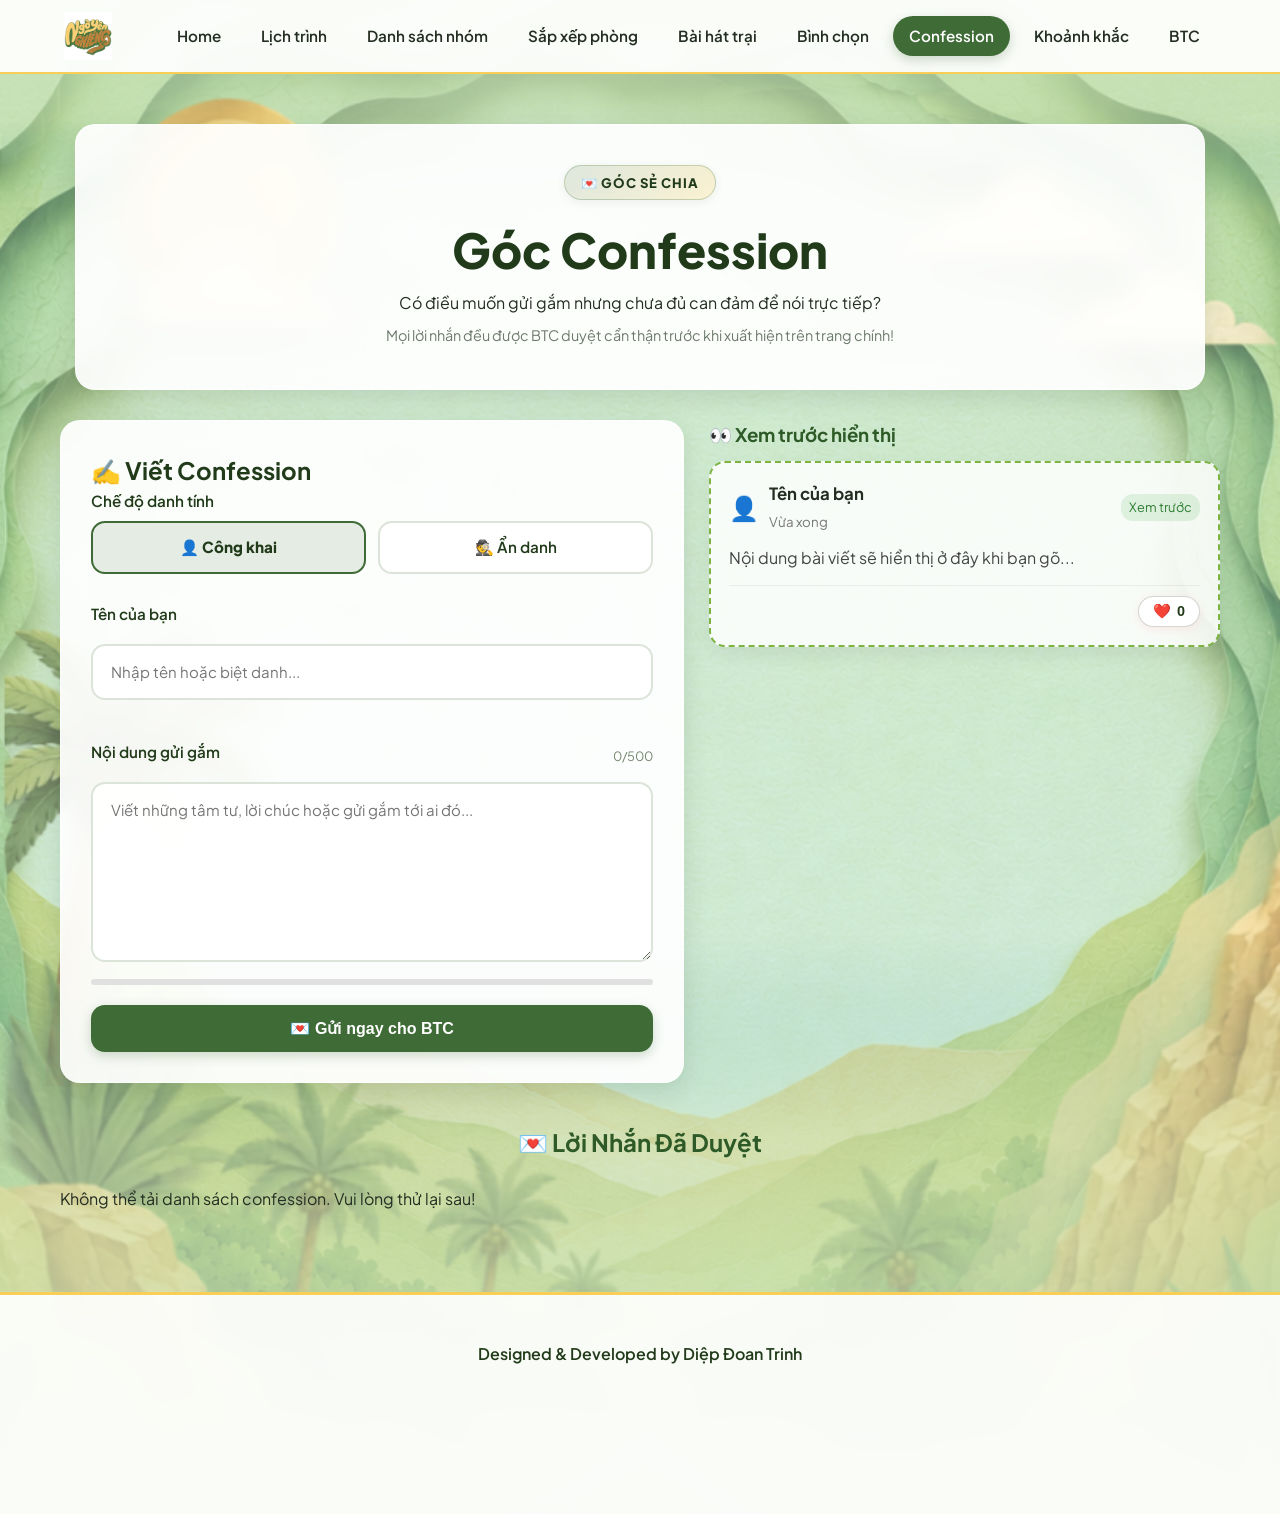
<file: pages/confession.html>
<!DOCTYPE html>
<html lang="vi">

<head>
    <meta charset="UTF-8">
    <meta name="viewport" content="width=device-width, initial-scale=1.0">
    <title>Confession</title>

    <link rel="stylesheet" href="../style.css">
    <link rel="icon" href="../images/icon.png">
    <link rel="apple-touch-icon" href="../images/icon.png">
    <link rel="manifest" href="../manifest.json">

    <meta name="theme-color" content="#123b8d">
    <meta name="apple-mobile-web-app-capable" content="yes">
    <meta name="apple-mobile-web-app-status-bar-style" content="black-translucent">
    <meta name="apple-mobile-web-app-title" content="BTN LX">
    <meta name="referrer" content="strict-origin-when-cross-origin">

    <style>
        input[type="radio"] {
            display: none !important;
        }

        .cfs-layout {
            display: grid;
            grid-template-columns: 1.1fr 0.9fr;
            gap: 25px;
            align-items: start;
        }

        .preview-section {
            position: sticky;
            top: 90px;
        }

        .cfs-card-preview {
            background: rgba(255, 255, 255, 0.85);
            border-radius: 16px;
            padding: 18px;
            box-shadow: 0 8px 20px rgba(0, 0, 0, 0.06);
            border: 2px dashed #7cb342;
        }

        .cfs-grid {
            display: grid;
            grid-template-columns: repeat(auto-fill, minmax(300px, 1fr));
            gap: 20px;
            align-items: start;
        }

        .identity-toggle {
            display: flex;
            gap: 12px;
            margin-top: 8px;
            margin-bottom: 15px;
        }

        .toggle-option {
            flex: 1;
            padding: 12px 16px;
            border: 2px solid #dce4d9;
            border-radius: 14px;
            background: #ffffff;
            text-align: center;
            font-weight: 600;
            color: var(--color-green-dark, #213b1a);
            cursor: pointer;
            transition: all 0.25s ease;
            display: flex;
            align-items: center;
            justify-content: center;
            gap: 8px;
            user-select: none;
        }

        .toggle-option:hover {
            border-color: var(--color-green-main, #3e6b36);
            background: rgba(62, 107, 54, 0.05);
        }

        .toggle-option.active {
            border-color: var(--color-green-main, #3e6b36);
            background: rgba(62, 107, 54, 0.12);
            color: var(--color-green-dark, #213b1a);
            font-weight: 800;
        }

        .anon-avatar-picker {
            display: flex;
            gap: 10px;
            margin-top: 8px;
            margin-bottom: 15px;
            flex-wrap: wrap;
        }

        .avatar-opt {
            font-size: 1.4rem;
            padding: 8px 12px;
            border-radius: 12px;
            border: 2px solid #dce4d9;
            background: #fff;
            cursor: pointer;
            transition: all 0.2s ease;
            line-height: 1;
            user-select: none;
        }

        .avatar-opt:hover {
            transform: scale(1.1);
        }

        .avatar-opt.active {
            border-color: var(--color-green-main, #3e6b36);
            background: rgba(62, 107, 54, 0.15);
        }

        .char-progress-bg {
            width: 100%;
            height: 6px;
            background: #e0e0e0;
            border-radius: 4px;
            overflow: hidden;
            margin-top: -10px;
            margin-bottom: 20px;
        }

        .char-progress-bar {
            height: 100%;
            width: 0%;
            background-color: #4caf50;
            transition: width 0.2s ease, background-color 0.2s ease;
        }

        .submit-btn {
            width: 100%;
            padding: 14px;
            background: var(--color-green-main, #3e6b36);
            color: #ffffff !important;
            border: none;
            border-radius: 14px;
            font-size: 1rem;
            font-weight: 700;
            cursor: pointer;
            transition: all 0.25s ease;
            box-shadow: 0 4px 12px rgba(62, 107, 54, 0.25);
            display: flex;
            align-items: center;
            justify-content: center;
        }

        .submit-btn:hover {
            background: var(--color-green-dark, #213b1a);
            transform: translateY(-2px);
            box-shadow: 0 6px 16px rgba(33, 59, 26, 0.3);
        }

        .action-btn.like-btn {
            background: #ffffff;
            border: 1.5px solid #ffccd5;
            color: #d63384;
            padding: 6px 14px;
            border-radius: 20px;
            display: inline-flex;
            align-items: center;
            gap: 6px;
            font-size: 0.9rem;
            font-weight: 600;
            cursor: pointer;
            transition: all 0.25s cubic-bezier(0.175, 0.885, 0.32, 1.275);
            box-shadow: 0 2px 8px rgba(255, 182, 193, 0.3);
        }

        .action-btn.like-btn:hover {
            background: #fff0f3;
            border-color: #ff4d6d;
            transform: translateY(-2px) scale(1.03);
            box-shadow: 0 4px 12px rgba(255, 77, 109, 0.3);
        }

        .action-btn.like-btn.liked {
            background: linear-gradient(135deg, #ff4d6d, #ff758f);
            color: #ffffff;
            border-color: transparent;
            box-shadow: 0 4px 14px rgba(255, 77, 109, 0.4);
        }

        .toast-msg {
            position: fixed;
            bottom: 30px;
            left: 50%;
            transform: translateX(-50%) translateY(100px);
            background: rgba(33, 59, 26, 0.95);
            color: #fff;
            padding: 12px 24px;
            border-radius: 30px;
            font-size: 0.95rem;
            font-weight: 600;
            box-shadow: 0 8px 24px rgba(0, 0, 0, 0.2);
            opacity: 0;
            transition: all 0.35s cubic-bezier(0.175, 0.885, 0.32, 1.275);
            z-index: 1000;
            pointer-events: none;
        }

        .toast-msg.show {
            transform: translateX(-50%) translateY(0);
            opacity: 1;
        }

        .modal-overlay {
            position: fixed;
            top: 0;
            left: 0;
            right: 0;
            bottom: 0;
            background: rgba(15, 23, 42, 0.55);
            display: none;
            justify-content: center;
            align-items: center;
            z-index: 2000;
            padding: 16px;
            backdrop-filter: blur(6px);
        }

        .modal-overlay.active {
            display: flex;
        }

        .modal-content {
            background: #ffffff;
            border-radius: 24px;
            width: 100%;
            max-width: 500px;
            max-height: 85vh;
            display: flex;
            flex-direction: column;
            padding: 24px;
            position: relative;
            box-shadow: 0 20px 40px rgba(0, 0, 0, 0.15);
            animation: modalSlideUp 0.25s cubic-bezier(0.16, 1, 0.3, 1);
        }

        @keyframes modalSlideUp {
            from {
                opacity: 0;
                transform: translateY(20px) scale(0.97);
            }

            to {
                opacity: 1;
                transform: translateY(0) scale(1);
            }
        }

        .modal-close {
            position: absolute;
            top: 18px;
            right: 18px;
            background: #f1f5f9;
            border: none;
            width: 32px;
            height: 32px;
            border-radius: 50%;
            font-size: 1rem;
            cursor: pointer;
            color: #64748b;
            transition: all 0.2s ease;
            display: flex;
            align-items: center;
            justify-content: center;
            z-index: 10;
        }

        .modal-close:hover {
            background: #e2e8f0;
            color: #0f172a;
        }

        .comments-section {
            flex: 1;
            display: flex;
            flex-direction: column;
            overflow: hidden;
            border-top: 1px solid #f0fdf4;
            margin-top: 16px;
            padding-top: 16px;
        }

        .comments-list {
            flex: 1;
            overflow-y: auto;
            display: flex;
            flex-direction: column;
            gap: 10px;
            margin-bottom: 16px;
            padding-right: 6px;
            max-height: 260px;
        }

        .comments-list::-webkit-scrollbar {
            width: 4px;
        }

        .comments-list::-webkit-scrollbar-thumb {
            background: #cbd5e1;
            border-radius: 4px;
        }

        .comment-item {
            background: #f4f8f3;
            border: 1px solid #e2ece0;
            border-radius: 18px;
            border-top-left-radius: 4px;
            padding: 10px 14px;
            max-width: 88%;
            align-self: flex-start;
            box-shadow: 0 1px 3px rgba(0, 0, 0, 0.02);
            transition: transform 0.15s ease;
        }

        .comment-item:hover {
            transform: translateX(2px);
        }

        .comment-item-user {
            font-weight: 700;
            color: #213b1a;
            font-size: 0.82rem;
            margin-bottom: 3px;
            display: flex;
            align-items: center;
            gap: 4px;
        }

        .comment-item-text {
            color: #334155;
            font-size: 0.9rem;
            line-height: 1.45;
            word-break: break-word;
        }

        .comment-form {
            display: flex;
            align-items: center;
            background: #f8faf7;
            border: 1.5px solid #dce4d9;
            border-radius: 30px;
            padding: 4px 6px 4px 14px;
            gap: 8px;
            transition: all 0.2s ease;
        }

        .comment-form:focus-within {
            border-color: #3e6b36;
            background: #ffffff;
            box-shadow: 0 0 0 3px rgba(62, 107, 54, 0.12);
        }

        .comment-form input {
            border: none;
            background: transparent;
            font-size: 0.88rem;
            outline: none;
            color: #1e293b;
        }

        .comment-form .cmt-name {
            width: 28%;
            font-weight: 600;
            color: #213b1a;
            border-right: 1px solid #cbd5e1;
            padding-right: 8px;
            border-radius: 0;
        }

        .comment-form .cmt-text {
            flex: 1;
        }

        .comment-form button {
            background: #3e6b36;
            color: #ffffff;
            border: none;
            padding: 8px 18px;
            border-radius: 20px;
            font-weight: 700;
            font-size: 0.88rem;
            cursor: pointer;
            transition: all 0.2s ease;
            white-space: nowrap;
        }

        .comment-form button:hover {
            background: #213b1a;
            transform: scale(1.03);
        }

        @media (max-width: 850px) {
            .cfs-layout {
                grid-template-columns: 1fr;
            }

            .preview-section {
                position: static;
            }

            .comment-form {
                border-radius: 16px;
                flex-wrap: wrap;
                padding: 8px;
            }

            .comment-form .cmt-name {
                width: 100%;
                border-right: none;
                border-bottom: 1px solid #e2e8f0;
                padding-bottom: 6px;
                padding-right: 0;
            }

            .comment-form .cmt-text {
                width: 100%;
            }

            .comment-form button {
                width: 100%;
                border-radius: 10px;
            }
        }
    </style>
</head>

<body>
    <header>
        <nav>
            <div class="logo">
                <a href="../index.html">
                    <img src="../images/logo.png" alt="NGỜ YÊN NGHIÊNG">
                </a>
            </div>

            <button class="menu-toggle" type="button" aria-label="Toggle Navigation">☰</button>

            <div class="menu">
                <a href="../index.html">Home</a>
                <a href="schedule.html">Lịch trình</a>
                <a href="groups.html">Danh sách nhóm</a>
                <a href="room.html">Sắp xếp phòng</a>
                <a href="song.html">Bài hát trại</a>
                <a href="vote.html">Bình chọn</a>
                <a href="confession.html"class="active">Confession</a>
                <a href="gallery.html">Khoảnh khắc</a>
                <a href="btc.html">BTC</a>
            </div>
        </nav>
    </header>

    <main class="container">
        <section class="page-title glass text-center">
            <span class="page-title-badge">💌 GÓC SẺ CHIA</span>
            <h1>Góc Confession</h1>
            <p>Có điều muốn gửi gắm nhưng chưa đủ can đảm để nói trực tiếp?</p>
            <p class="sub-text">Mọi lời nhắn đều được BTC duyệt cẩn thận trước khi xuất hiện trên trang chính!</p>
        </section>

        <div class="cfs-layout">
            <form class="confession-form glass" id="confessionForm">
                <h2>✍️ Viết Confession</h2>

                <div class="form-group">
                    <label>Chế độ danh tính</label>
                    <div class="identity-toggle">
                        <label class="toggle-option active" id="optPublic">
                            <input type="radio" name="identity" value="name" checked>
                            <span>👤 Công khai</span>
                        </label>
                        <label class="toggle-option" id="optAnon">
                            <input type="radio" name="identity" value="anonymous">
                            <span>🕵️ Ẩn danh</span>
                        </label>
                    </div>
                </div>

                <div class="form-group" id="nameGroup">
                    <label for="name">Tên của bạn</label>
                    <input type="text" id="name" placeholder="Nhập tên hoặc biệt danh..." maxlength="50" required>
                </div>

                <div class="form-group" id="anonAvatarGroup" style="display: none;">
                    <label>Chọn biểu tượng ẩn danh</label>
                    <div class="anon-avatar-picker">
                        <span class="avatar-opt active" data-avatar="🕵️">🕵️</span>
                        <span class="avatar-opt" data-avatar="🐱">🐱</span>
                        <span class="avatar-opt" data-avatar="🦊">🦊</span>
                        <span class="avatar-opt" data-avatar="🧋">🧋</span>
                        <span class="avatar-opt" data-avatar="🐼">🐼</span>
                        <span class="avatar-opt" data-avatar="🥑">🥑</span>
                    </div>
                </div>

                <div class="form-group">
                    <div class="label-row">
                        <label for="message">Nội dung gửi gắm</label>
                        <span class="char-count"><span id="charNum">0</span>/500</span>
                    </div>
                    <textarea id="message" required maxlength="500"
                        placeholder="Viết những tâm tư, lời chúc hoặc gửi gắm tới ai đó..."></textarea>
                    <div class="char-progress-bg">
                        <div class="char-progress-bar" id="progressBar"></div>
                    </div>
                </div>

                <button type="submit" class="submit-btn">
                    <span>💌 Gửi ngay cho BTC</span>
                </button>
            </form>

            <div class="preview-section">
                <h3 style="margin-bottom: 12px; color: #2d5a27;">👀 Xem trước hiển thị</h3>
                <div class="cfs-card-preview">
                    <div class="cfs-card-header"
                        style="display:flex; align-items:center; gap:10px; margin-bottom:12px;">
                        <div class="avatar" id="pvAvatar" style="font-size:1.5rem;">👤</div>
                        <div class="user-meta" style="flex:1;">
                            <strong id="pvName" style="display:block; font-size:1.05rem;">Tên của bạn</strong>
                            <small style="color:#777;">Vừa xong</small>
                        </div>
                        <span class="status-badge"
                            style="background: rgba(76, 175, 80, 0.15); color: #2e7d32; padding:3px 8px; border-radius:12px; font-size:0.8rem;">Xem
                            trước</span>
                    </div>
                    <div class="cfs-card-body">
                        <p id="pvMessage" style="color:#444; line-height:1.5; word-break:break-word;">Nội dung bài viết
                            sẽ hiển thị ở đây khi bạn gõ...</p>
                    </div>
                    <div class="cfs-card-footer"
                        style="margin-top: 15px; padding-top: 10px; border-top: 1px solid rgba(0,0,0,0.06); display: flex; justify-content: flex-end;">
                        <button class="action-btn like-btn" type="button" style="pointer-events: none;">
                            <span class="heart-icon">❤️</span>
                            <span class="like-count">0</span>
                        </button>
                    </div>
                </div>
            </div>
        </div>

        <section class="published-cfs-section" style="margin-top: 40px;">
            <h2 class="text-center" style="margin-bottom: 25px; color: #2d5a27;">💌 Lời Nhắn Đã Duyệt</h2>

            <div id="loadingCfs">
                <div class="skeleton-card">
                    <div class="skeleton-header">
                        <div class="skeleton-avatar shimmer"></div>
                        <div class="skeleton-info">
                            <div class="skeleton-text-lg shimmer"></div>
                            <div class="skeleton-text-sm shimmer"></div>
                        </div>
                    </div>
                    <div class="skeleton-caption shimmer"></div>
                </div>
            </div>

            <div class="cfs-grid" id="cfsListContainer"></div>
        </section>
    </main>

    <div id="cfsModal" class="modal-overlay" onclick="closeModalOnOverlay(event)">
        <div class="modal-content">
            <button class="modal-close" onclick="closeCfsModal()">✕</button>
            <div id="modalCfsDetail"></div>

            <div class="comments-section">
                <h4 style="margin-bottom: 10px; color: #2d5a27;">💬 Bình luận</h4>
                <div id="commentsList" class="comments-list">
                    <p style="color:#888; font-size: 0.85rem;">Chưa có bình luận nào. Hãy là người đầu tiên!</p>
                </div>

                <form id="commentForm" class="comment-form" onsubmit="handleSendComment(event)">
                    <input type="text" id="cmtName" class="cmt-name" placeholder="Tên bạn..." maxlength="30" required>
                    <input type="text" id="cmtMessage" class="cmt-text" placeholder="Viết bình luận..." maxlength="200"
                        required>
                    <button type="submit">Gửi</button>
                </form>
            </div>
        </div>
    </div>

    <div id="toast" class="toast-msg">💖 Confession của bạn đã được gửi thành công!</div>

    <footer>
        <p>Designed & Developed by Diệp Đoan Trinh</p>
    </footer>

    <script>
        const scriptURL = "https://script.google.com/macros/s/AKfycbytKlrUoTcQXCWcR1QWR6cePTmUw-ZHcH1fjwOWK7ANl56yuRfQc5nvxNJA7d5ksLstKw/exec";
        let loadedConfessions = [];
        let currentModalCfsId = null;

        const LAST_SUBMIT_KEY = "last_cfs_submit_time";
        const COOLDOWN_MS = 60 * 1000;

        function escapeHtml(text) {
            if (text === null || text === undefined) return "";
            return String(text)
                .replace(/&/g, "&amp;")
                .replace(/</g, "&lt;")
                .replace(/>/g, "&gt;")
                .replace(/"/g, "&quot;")
                .replace(/'/g, "&#039;");
        }

        const toggle = document.querySelector(".menu-toggle");
        const menu = document.querySelector(".menu");
        if (toggle && menu) {
            toggle.addEventListener("click", () => {
                menu.classList.toggle("show");
                toggle.textContent = menu.classList.contains("show") ? "✕" : "☰";
            });
            document.addEventListener("click", (e) => {
                if (!menu.contains(e.target) && !toggle.contains(e.target)) {
                    menu.classList.remove("show");
                    toggle.textContent = "☰";
                }
            });
        }

        const form = document.getElementById("confessionForm");
        const nameInput = document.getElementById("name");
        const messageInput = document.getElementById("message");
        const nameGroup = document.getElementById("nameGroup");
        const anonAvatarGroup = document.getElementById("anonAvatarGroup");
        const progressBar = document.getElementById("progressBar");
        const charNum = document.getElementById("charNum");

        const pvName = document.getElementById("pvName");
        const pvMessage = document.getElementById("pvMessage");
        const pvAvatar = document.getElementById("pvAvatar");

        const optPublic = document.getElementById("optPublic");
        const optAnon = document.getElementById("optAnon");
        let currentAnonAvatar = "🕵️";

        if (optPublic && optAnon) {
            optPublic.addEventListener("click", () => switchIdentity("name"));
            optAnon.addEventListener("click", () => switchIdentity("anonymous"));
        }

        function switchIdentity(type) {
            if (type === "anonymous") {
                optAnon.classList.add("active");
                optPublic.classList.remove("active");
                optAnon.querySelector("input").checked = true;

                nameGroup.style.display = "none";
                anonAvatarGroup.style.display = "block";
                nameInput.required = false;

                pvName.textContent = "Người giấu tên";
                pvAvatar.textContent = currentAnonAvatar;
            } else {
                optPublic.classList.add("active");
                optAnon.classList.remove("active");
                optPublic.querySelector("input").checked = true;

                nameGroup.style.display = "block";
                anonAvatarGroup.style.display = "none";
                nameInput.required = true;

                pvName.textContent = nameInput.value.trim() || "Tên của bạn";
                pvAvatar.textContent = "👤";
            }
        }

        document.querySelectorAll(".avatar-opt").forEach(opt => {
            opt.addEventListener("click", function () {
                document.querySelectorAll(".avatar-opt").forEach(o => o.classList.remove("active"));
                this.classList.add("active");
                currentAnonAvatar = this.dataset.avatar || "🕵️";
                pvAvatar.textContent = currentAnonAvatar;
            });
        });

        if (nameInput) {
            nameInput.addEventListener("input", function () {
                pvName.textContent = this.value.trim() || "Tên của bạn";
            });
        }

        if (messageInput) {
            messageInput.addEventListener("input", function () {
                const text = this.value;
                const length = text.length;
                charNum.textContent = length;
                pvMessage.textContent = text.trim() || "Nội dung bài viết sẽ hiển thị ở đây khi bạn gõ...";

                const percentage = (length / 500) * 100;
                progressBar.style.width = percentage + "%";

                if (percentage > 90) progressBar.style.backgroundColor = "#e53935";
                else if (percentage > 70) progressBar.style.backgroundColor = "#fb8c00";
                else progressBar.style.backgroundColor = "#4caf50";
            });
        }

        if (form) {
            form.addEventListener("submit", function (e) {
                e.preventDefault();

                const lastSubmit = localStorage.getItem(LAST_SUBMIT_KEY);
                if (lastSubmit && Date.now() - parseInt(lastSubmit, 10) < COOLDOWN_MS) {
                    const remainSec = Math.ceil((COOLDOWN_MS - (Date.now() - parseInt(lastSubmit, 10))) / 1000);
                    showToast(`⏳ Bạn gửi hơi nhanh! Vui lòng đợi ${remainSec}s nữa nhé.`);
                    return;
                }

                const submitBtn = form.querySelector('.submit-btn');
                submitBtn.disabled = true;
                submitBtn.innerText = "⏳ Đang gửi...";

                const identity = document.querySelector('input[name="identity"]:checked').value;

                const data = {
                    anonymous: identity === "anonymous",
                    name: identity === "anonymous" ? `Ẩn danh (${currentAnonAvatar})` : nameInput.value.trim(),
                    message: messageInput.value.trim()
                };

                fetch(scriptURL, {
                    method: "POST",
                    mode: "no-cors",
                    headers: { "Content-Type": "text/plain;charset=utf-8" },
                    body: JSON.stringify(data)
                })
                    .then(() => {
                        localStorage.setItem(LAST_SUBMIT_KEY, Date.now().toString());
                        showToast("💖 Confession của bạn đã gửi thành công! Hãy chờ BTC duyệt nhé.");
                        form.reset();
                        pvMessage.textContent = "Nội dung bài viết sẽ hiển thị ở đây khi bạn gõ...";
                        pvName.textContent = "Tên của bạn";
                        pvAvatar.textContent = "👤";
                        charNum.textContent = "0";
                        progressBar.style.width = "0%";
                        switchIdentity("name");
                        submitBtn.disabled = false;
                        submitBtn.innerHTML = "<span>💌 Gửi ngay cho BTC</span>";
                    })
                    .catch(err => {
                        console.error("Lỗi gửi bài:", err);
                        showToast("⚠️ Có lỗi xảy ra, vui lòng thử lại!");
                        submitBtn.disabled = false;
                        submitBtn.innerHTML = "<span>💌 Gửi ngay cho BTC</span>";
                    });
            });
        }

        function loadApprovedConfessions() {
            const listContainer = document.getElementById("cfsListContainer");
            const loadingEl = document.getElementById("loadingCfs");
            const likedList = JSON.parse(localStorage.getItem("liked_confessions") || "[]");

            fetch(`${scriptURL}?action=cfs`)
                .then(response => response.json())
                .then(data => {
                    if (loadingEl) loadingEl.style.display = "none";
                    listContainer.innerHTML = "";
                    loadedConfessions = data || [];

                    if (!data || data.length === 0) {
                        listContainer.innerHTML = `<p class="text-center" style="color: #666; width: 100%;">Chưa có bài confession nào được duyệt.</p>`;
                        return;
                    }

                    data.forEach((cfs, index) => {
                        const cfId = cfs.id || (index + 2);
                        const isLiked = likedList.includes(String(cfId));

                        let displayLikes = parseInt(cfs.likes, 10) || 0;
                        if (isLiked) displayLikes += 1;

                        const card = document.createElement("div");
                        card.className = "cfs-card-preview glass";
                        card.style.cursor = "pointer";

                        let avatarIcon = "👤";
                        const anonEmojis = ["🕵️", "🐱", "🦊", "🧋", "🐼", "🥑"];
                        for (let emoji of anonEmojis) {
                            if (cfs.name && cfs.name.includes(emoji)) {
                                avatarIcon = emoji;
                                break;
                            }
                        }

                        card.onclick = () => openCfsModal(cfId, avatarIcon, cfs.name, cfs.time, cfs.message, data.length - index);

                        card.innerHTML = `
                            <div class="cfs-card-header" style="display:flex; align-items:center; gap:10px; margin-bottom:12px;">
                                <div class="avatar" style="font-size:1.5rem;">${escapeHtml(avatarIcon)}</div>
                                <div class="user-meta" style="flex:1;">
                                    <strong style="display:block; font-size:1.05rem; color:#222;">${escapeHtml(cfs.name)}</strong>
                                    <small style="color:#777;">${escapeHtml(cfs.time || '')}</small>
                                </div>
                                <span class="status-badge" style="background: rgba(76, 175, 80, 0.15); color: #2e7d32; padding:3px 8px; border-radius:12px; font-size:0.85rem; font-weight:600;">#${data.length - index}</span>
                            </div>
                            <div class="cfs-card-body">
                                <p style="color:#333; line-height:1.55; word-break:break-word;">${escapeHtml(cfs.message)}</p>
                            </div>
                            <div class="cfs-card-footer" style="margin-top: 15px; padding-top: 10px; border-top: 1px solid rgba(0,0,0,0.06); display: flex; justify-content: flex-end;">
                                <button class="action-btn like-btn ${isLiked ? 'liked' : ''}" type="button" onclick="toggleLike(event, '${escapeHtml(cfId)}')">
                                    <span class="heart-icon">❤️</span> 
                                    <span class="like-count" id="count-${escapeHtml(cfId)}">${displayLikes}</span>
                                </button>
                            </div>
                        `;
                        listContainer.appendChild(card);
                    });
                })
                .catch(err => {
                    console.error("Lỗi tải confession:", err);
                    if (loadingEl) loadingEl.textContent = "Không thể tải danh sách confession. Vui lòng thử lại sau!";
                });
        }

        function toggleLike(e, cfId) {
            e.stopPropagation();
            const countEl = document.getElementById(`count-${cfId}`);
            if (!countEl) return;

            const btn = countEl.closest('.like-btn');
            let likedList = JSON.parse(localStorage.getItem("liked_confessions") || "[]");
            let currentCount = parseInt(countEl.textContent, 10) || 0;
            const strId = String(cfId);
            let actionType = "like";

            if (likedList.includes(strId)) {
                likedList = likedList.filter(id => id !== strId);
                currentCount = Math.max(0, currentCount - 1);
                btn.classList.remove("liked");
                actionType = "unlike";
            } else {
                likedList.push(strId);
                currentCount++;
                btn.classList.add("liked");
            }

            countEl.textContent = currentCount;
            localStorage.setItem("liked_confessions", JSON.stringify(likedList));

            fetch(scriptURL, {
                method: "POST",
                mode: "no-cors",
                headers: { "Content-Type": "text/plain" },
                body: JSON.stringify({
                    action: "like_cfs",
                    id: strId,
                    type: actionType
                })
            }).catch(err => console.error("Lỗi cập nhật tim CFS:", err));
        }

        function openCfsModal(cfId, avatar, name, time, message, badge) {
            currentModalCfsId = cfId;
            const detailContainer = document.getElementById("modalCfsDetail");
            detailContainer.innerHTML = `
                <div class="cfs-card-header" style="display:flex; align-items:center; gap:10px; margin-bottom:12px;">
                    <div class="avatar" style="font-size:1.6rem;">${escapeHtml(avatar)}</div>
                    <div class="user-meta" style="flex:1;">
                        <strong style="display:block; font-size:1.1rem; color:#222;">${escapeHtml(name)}</strong>
                        <small style="color:#777;">${escapeHtml(time || '')}</small>
                    </div>
                    <span class="status-badge" style="background: rgba(76, 175, 80, 0.15); color: #2e7d32; padding:3px 8px; border-radius:12px; font-size:0.85rem; font-weight:600;">#${escapeHtml(badge)}</span>
                </div>
                <div class="cfs-card-body">
                    <p style="color:#333; line-height:1.6; word-break:break-word; font-size:1rem;">${escapeHtml(message)}</p>
                </div>
            `;

            document.getElementById("cfsModal").classList.add("active");
            loadComments(cfId);
        }

        function closeCfsModal() {
            document.getElementById("cfsModal").classList.remove("active");
            currentModalCfsId = null;
        }

        function closeModalOnOverlay(e) {
            if (e.target.id === "cfsModal") closeCfsModal();
        }

        function loadComments(cfId) {
            const commentsList = document.getElementById("commentsList");
            commentsList.innerHTML = `<p style="color:#888; font-size: 0.85rem;">⏳ Đang tải bình luận...</p>`;

            fetch(`${scriptURL}?action=get_comments&cfsId=${encodeURIComponent(cfId)}`)
                .then(res => res.json())
                .then(comments => {
                    commentsList.innerHTML = "";
                    if (!comments || comments.length === 0) {
                        commentsList.innerHTML = `<p style="color:#888; font-size: 0.85rem;">Chưa có bình luận nào. Hãy là người đầu tiên!</p>`;
                        return;
                    }

                    comments.forEach(cmt => {
                        const div = document.createElement("div");
                        div.className = "comment-item";
                        div.innerHTML = `
                            <div class="comment-item-user">${escapeHtml(cmt.name)}</div>
                            <div class="comment-item-text">${escapeHtml(cmt.message)}</div>
                        `;
                        commentsList.appendChild(div);
                    });
                })
                .catch(() => {
                    commentsList.innerHTML = `<p style="color:#888; font-size: 0.85rem;">Chưa có bình luận nào.</p>`;
                });
        }

        function handleSendComment(e) {
            e.preventDefault();
            const nameInput = document.getElementById("cmtName");
            const msgInput = document.getElementById("cmtMessage");
            const name = nameInput.value.trim();
            const message = msgInput.value.trim();

            if (!name || !message || !currentModalCfsId) return;

            const commentsList = document.getElementById("commentsList");
            const placeholder = commentsList.querySelector("p");
            if (placeholder) placeholder.remove();

            const div = document.createElement("div");
            div.className = "comment-item";
            div.innerHTML = `
                <div class="comment-item-user">${escapeHtml(name)}</div>
                <div class="comment-item-text">${escapeHtml(message)}</div>
            `;
            commentsList.appendChild(div);
            commentsList.scrollTop = commentsList.scrollHeight;

            msgInput.value = "";

            fetch(scriptURL, {
                method: "POST",
                mode: "no-cors",
                headers: { "Content-Type": "text/plain" },
                body: JSON.stringify({
                    action: "add_comment",
                    cfsId: currentModalCfsId,
                    name: name,
                    message: message
                })
            }).catch(err => console.error("Lỗi gửi bình luận:", err));
        }

        function showToast(message) {
            const toast = document.getElementById("toast");
            if (!toast) return;
            toast.textContent = message;
            toast.classList.add("show");
            setTimeout(() => toast.classList.remove("show"), 3000);
        }

        document.addEventListener("DOMContentLoaded", loadApprovedConfessions);
    </script>
    <script src="../tracker.js"></script>
    <script>
        window.addEventListener("load", () => {
            if (typeof logPageVisit === "function") {
                logPageVisit("Confession");
            }
        });
    </script>
</body>

</html>
</file>
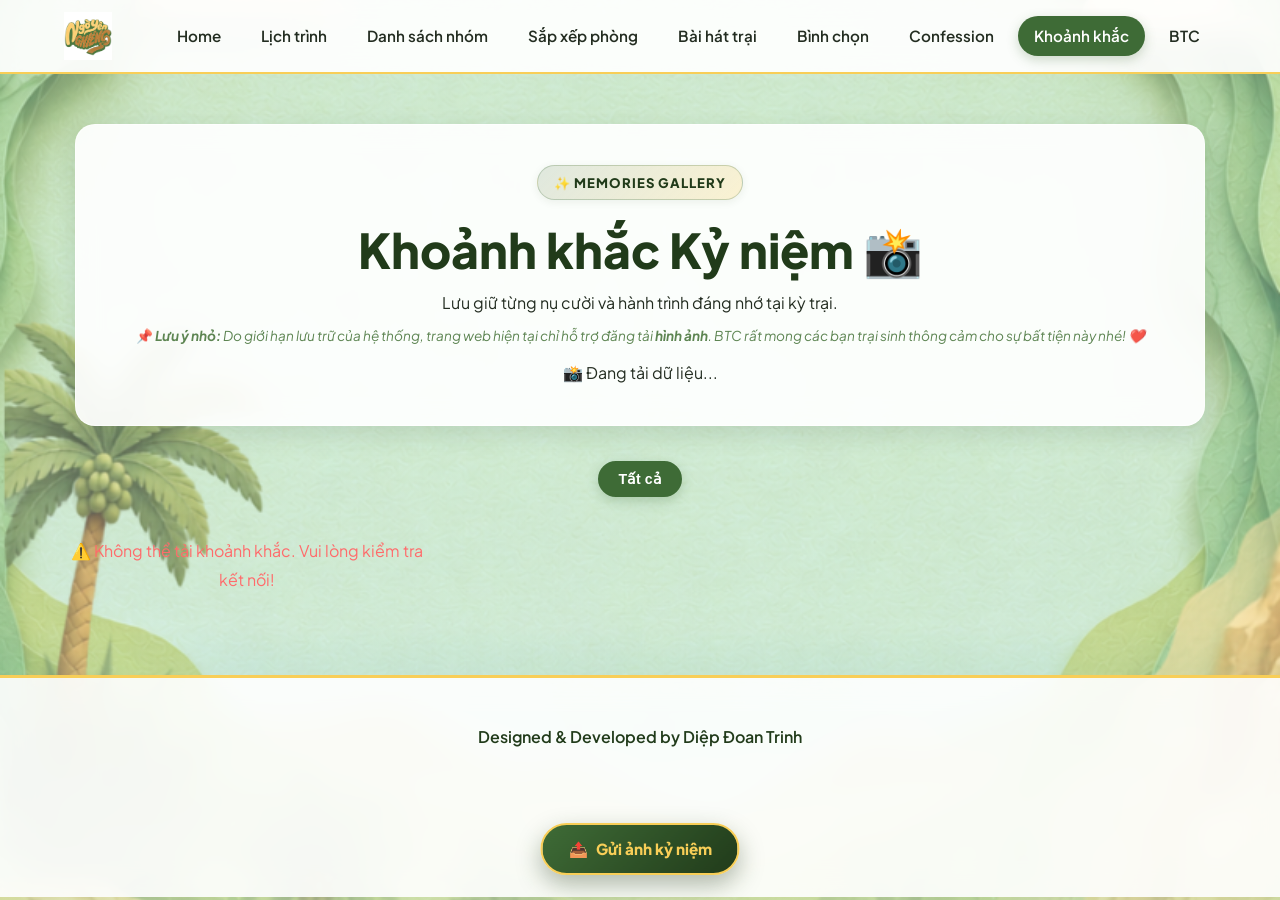
<file: pages/gallery.html>
<!DOCTYPE html>
<html lang="vi">

<head>
    <meta charset="UTF-8">
    <meta name="viewport" content="width=device-width, initial-scale=1.0">
    <title>Khoảnh Khắc</title>

    <link rel="stylesheet" href="../style.css">
    <link rel="icon" href="../images/icon.png">
    <link rel="apple-touch-icon" href="../images/icon.png">
    <link rel="manifest" href="../manifest.json">

    <meta name="theme-color" content="#123b8d">
    <meta name="apple-mobile-web-app-capable" content="yes">
    <meta name="apple-mobile-web-app-status-bar-style" content="black-translucent">
    <meta name="apple-mobile-web-app-title" content="BTN LX">

    <style>
        /* Thu gọn khoảng cách ở đuôi bài viết (Post Card) */
        .post-card-body {
            padding-top: 8px !important;
            padding-bottom: 4px !important;
        }

        .post-caption {
            margin: 0 !important;
        }

        /* Ẩn bớt khoảng trống nếu bài viết không có caption */
        .post-caption:empty {
            display: none !important;
        }

        .post-card-footer {
            padding-top: 4px !important;
            padding-bottom: 10px !important;
            margin-top: 0 !important;
        }

        .posts-grid {
            display: block !important;
            column-count: 3;
            column-gap: 20px;
        }

        .post-card,
        .skeleton-card {
            break-inside: avoid;
            page-break-inside: avoid;
            -webkit-column-break-inside: avoid;
            margin-bottom: 20px;
            width: 100%;
            box-sizing: border-box;
            display: inline-block;
        }

        @media (max-width: 900px) {
            .posts-grid {
                column-count: 2;
                column-gap: 15px;
            }

            .post-card,
            .skeleton-card {
                margin-bottom: 15px;
            }
        }

        @media (max-width: 600px) {
            .posts-grid {
                column-count: 1;
            }
        }
    </style>
</head>

<body>
    <header>
        <nav>
            <div class="logo">
                <a href="../index.html">
                    <img src="../images/logo.png" alt="NGỜ YÊN NGHIÊNG">
                </a>
            </div>

            <button class="menu-toggle" type="button" aria-label="Toggle Navigation">☰</button>

            <div class="menu">
                <a href="../index.html">Home</a>
                <a href="schedule.html">Lịch trình</a>
                <a href="groups.html">Danh sách nhóm</a>
                <a href="room.html">Sắp xếp phòng</a>
                <a href="song.html">Bài hát trại</a>
                <a href="vote.html">Bình chọn</a>
                <a href="confession.html">Confession</a>
                <a href="gallery.html" class="active">Khoảnh khắc</a>
                <a href="btc.html">BTC</a>
            </div>
        </nav>
    </header>

    <main class="container">
        <section class="page-title glass text-center">
            <span class="page-title-badge">✨ MEMORIES GALLERY</span>
            <h1>Khoảnh khắc Kỷ niệm 📸</h1>
            <p>Lưu giữ từng nụ cười và hành trình đáng nhớ tại kỳ trại.</p>

            <!-- Lời nhắn thân thiện gửi trại sinh -->
            <p style="font-size: 0.85rem; opacity: 0.9; margin-top: 8px; line-height: 1.4; color: #4c7840;">
                📌 <i><b>Lưu ý nhỏ:</b> Do giới hạn lưu trữ của hệ thống, trang web hiện tại chỉ hỗ trợ đăng tải <b>hình
                        ảnh</b>. BTC rất mong các bạn trại sinh thông cảm cho sự bất tiện này nhé! ❤️</i>
            </p>

            <div id="postCount" class="gallery-count-pill" style="margin-top:15px;">
                📸 Đang tải dữ liệu...
            </div>
        </section>

        <div class="filter-hashtags" id="filterContainer">
            <button class="tag-btn active" data-filter="all">Tất cả</button>
        </div>

        <section class="gallery-feed">
            <div id="posts" class="posts-grid">
                <div class="skeleton-card">
                    <div class="skeleton-header">
                        <div class="skeleton-avatar shimmer"></div>
                        <div class="skeleton-info">
                            <div class="skeleton-text-lg shimmer"></div>
                            <div class="skeleton-text-sm shimmer"></div>
                        </div>
                    </div>
                    <div class="skeleton-media shimmer"></div>
                    <div class="skeleton-caption shimmer"></div>
                </div>
            </div>
        </section>

        <a href="https://forms.gle/Zti5JjRxk8KxdCaSA" target="_blank" rel="noopener" class="floating-upload-btn"
            title="Đăng ảnh ngay">
            <span class="fab-icon">📤</span>
            <span class="fab-text">Gửi ảnh kỷ niệm</span>
        </a>
    </main>

    <div id="imageModal" class="image-modal">
        <span class="close-modal">&times;</span>
        <img class="modal-content" id="modalImg" alt="Xem phóng to">
    </div>

    <div id="toast" class="toast-msg">🔗 Đã sao chép liên kết bài viết!</div>

    <footer>
        <p>Designed & Developed by Diệp Đoan Trinh</p>
    </footer>

    <script>
        const toggle = document.querySelector(".menu-toggle");
        const menu = document.querySelector(".menu");

        if (toggle && menu) {
            toggle.addEventListener("click", () => {
                menu.classList.toggle("show");
                toggle.textContent = menu.classList.contains("show") ? "✕" : "☰";
            });

            document.addEventListener("click", (e) => {
                if (!menu.contains(e.target) && !toggle.contains(e.target)) {
                    menu.classList.remove("show");
                    toggle.textContent = "☰";
                }
            });
        }

        const scriptURL = "https://script.google.com/macros/s/AKfycbwK9Fs_PEFXXcHyH7h1DPxjNuKlIXnaPBjZdlZIiAeEd_ydjKB-yz-0f224P62ET1S6Lw/exec";
        const avatars = ["🏕️", "🔥", "🌻", "🌟", "📸", "🎒", "⛺"];

        let allApprovedPosts = [];
        let filteredPosts = [];
        let currentFilter = "all";

        function getRandomAvatar(name) {
            let charCode = 0;
            const str = String(name || "Trại sinh");
            for (let i = 0; i < str.length; i++) charCode += str.charCodeAt(i);
            return avatars[charCode % avatars.length];
        }

        function getPostImages(post) {
            let raw = post.media || post.images || post.image || post.photos;
            if (!raw) return [];

            if (Array.isArray(raw)) return raw;

            if (typeof raw === 'string') {
                raw = raw.trim();
                if (!raw) return [];

                if (raw.startsWith('[') && raw.endsWith(']')) {
                    try {
                        return JSON.parse(raw);
                    } catch (e) { }
                }

                if (raw.includes(',') || raw.includes('\n')) {
                    return raw.split(/[\,\n]+/).map(url => url.trim()).filter(url => url.length > 0);
                }

                return [raw];
            }

            return [];
        }

        // Bóc tách ID Google Drive
        function getDriveId(url) {
            if (!url) return null;
            const str = typeof url === 'object' ? String(url.url || '') : String(url);
            const match = str.match(/id=([a-zA-Z0-9_-]+)/) || str.match(/\/d\/([a-zA-Z0-9_-]+)/);
            return match ? match[1] : null;
        }

        // Kiểm tra loại Video
        function isVideoMedia(item) {
            if (!item) return false;
            if (typeof item === 'object' && item.type === 'video') return true;
            const url = typeof item === 'object' ? item.url : String(item);
            const lowerUrl = url.toLowerCase();
            return lowerUrl.includes('.mp4') ||
                lowerUrl.includes('.mov') ||
                lowerUrl.includes('.webm') ||
                lowerUrl.includes('/preview') ||
                lowerUrl.includes('export=download') ||
                lowerUrl.includes('drive.google.com/file');
        }

        // Hàm dựng Thẻ Media HTML chuẩn hoá Ảnh / Video
        function buildMediaTag(item, isSlider = false) {
            const src = typeof item === 'object' ? item.url : item;
            const driveId = getDriveId(src);

            // 1. Video Google Drive (Nhúng iframe preview)
            if (driveId && isVideoMedia(item)) {
                return `
            <iframe src="https://drive.google.com/file/d/${driveId}/preview?autoplay=1" 
                    style="width:100%; height:300px; border:none; border-radius:12px; display:block;" 
                    allow="autoplay" allowfullscreen>
            </iframe>
        `;
            }

            // 2. Video Link trực tiếp (.mp4, .mov...) - Thêm autoplay, muted, loop, playsinline
            if (isVideoMedia(item)) {
                return `
            <video autoplay muted loop playsinline controls style="width:100%; max-height:450px; border-radius:12px; object-fit:cover; display:block;">
                <source src="${src}" type="video/mp4">
                Trình duyệt của bạn không hỗ trợ phát video.
            </video>
        `;
            }

            // 3. Ảnh từ Google Drive
            if (driveId) {
                const imgUrl = `https://lh3.googleusercontent.com/d/${driveId}`;
                const imgClass = isSlider ? "slider-image zoomable" : "post-image zoomable";
                return `<img src="${imgUrl}" class="${imgClass}" loading="lazy" alt="Kỷ niệm">`;
            }

            // 4. Ảnh Link trực tiếp
            const imgClass = isSlider ? "slider-image zoomable" : "post-image zoomable";
            return `<img src="${src}" class="${imgClass}" loading="lazy" alt="Kỷ niệm">`;
        }

        function isPostApproved(item) {
            const statusKeys = ['status', 'trangThai', 'Trạng thái', 'Trạng Thái', 'approved', 'Approved', 'Status'];
            let rawStatus = undefined;

            for (const key of statusKeys) {
                if (item[key] !== undefined && item[key] !== null) {
                    rawStatus = item[key];
                    break;
                }
            }

            if (rawStatus !== undefined) {
                if (typeof rawStatus === 'boolean') return rawStatus;
                const st = String(rawStatus).toLowerCase().trim();
                if (st === "" || st === "chờ duyệt" || st === "pending" || st === "false" || st === "0") return false;
                if (st === "đã duyệt" || st === "approved" || st === "true" || st === "1") return true;
                return !st.includes("chờ");
            }
            return true;
        }

        function parsePostDate(timeStr) {
            if (!timeStr) return null;
            let d = new Date(timeStr);

            if (isNaN(d.getTime()) && typeof timeStr === 'string') {
                const match = timeStr.match(/(\d{1,2})[\/\-](\d{1,2})[\/\-]?(\d{4})?\s*(\d{1,2})?:?(\d{1,2})?/);
                if (match) {
                    const day = match[1].padStart(2, '0');
                    const month = match[2].padStart(2, '0');
                    const year = match[3] || new Date().getFullYear();
                    const hours = match[4] ? match[4].padStart(2, '0') : '00';
                    const mins = match[5] ? match[5].padStart(2, '0') : '00';
                    d = new Date(`${year}-${month}-${day}T${hours}:${mins}:00`);
                }
            }

            if (isNaN(d.getTime())) return null;

            const day = String(d.getDate()).padStart(2, '0');
            const month = String(d.getMonth() + 1).padStart(2, '0');
            const hours = String(d.getHours()).padStart(2, '0');
            const mins = String(d.getMinutes()).padStart(2, '0');
            const weekdays = ["CN", "T2", "T3", "T4", "T5", "T6", "T7"];

            return {
                filterValue: `${day}/${month}`,
                label: `${weekdays[d.getDay()]} ${day}/${month}`,
                displayTime: `${hours}:${mins}, ${day}/${month}`,
                timestamp: d.getTime()
            };
        }

        function renderDynamicFilterButtons(postsData) {
            const container = document.getElementById("filterContainer");
            if (!container) return;

            const dateMap = new Map();
            postsData.forEach(post => {
                const dateInfo = parsePostDate(post.time);
                if (dateInfo && !dateMap.has(dateInfo.filterValue)) {
                    dateMap.set(dateInfo.filterValue, dateInfo);
                }
            });

            const sortedDates = Array.from(dateMap.values()).sort((a, b) => b.timestamp - a.timestamp);

            let buttonsHTML = `<button class="tag-btn active" data-filter="all">Tất cả</button>`;
            sortedDates.forEach(d => {
                buttonsHTML += `<button class="tag-btn" data-filter="${d.filterValue}">${d.label}</button>`;
            });

            container.innerHTML = buttonsHTML;

            container.querySelectorAll(".tag-btn").forEach(btn => {
                btn.onclick = () => {
                    container.querySelectorAll(".tag-btn").forEach(b => b.classList.remove("active"));
                    btn.classList.add("active");
                    currentFilter = btn.getAttribute("data-filter");
                    applyFilterAndRender();
                };
            });
        }

        function loadPosts() {
            fetch(`${scriptURL}?action=gallery`)
                .then(res => res.json())
                .then(data => {
                    if (!Array.isArray(data) || data.length === 0) {
                        document.getElementById("posts").innerHTML = `<p class="text-center" style="width:100%; color:#fff;">Chưa có khoảnh khắc nào!</p>`;
                        document.getElementById("postCount").innerHTML = `✨ <strong>0</strong> khoảnh khắc`;
                        return;
                    }

                    allApprovedPosts = data.filter(isPostApproved);

                    allApprovedPosts.sort((a, b) => {
                        const dateA = parsePostDate(a.time);
                        const dateB = parsePostDate(b.time);
                        const tA = dateA ? dateA.timestamp : 0;
                        const tB = dateB ? dateB.timestamp : 0;
                        return tB - tA;
                    });

                    renderDynamicFilterButtons(allApprovedPosts);
                    currentFilter = "all";
                    applyFilterAndRender();
                })
                .catch(err => {
                    console.error("Lỗi tải Gallery:", err);
                    document.getElementById("posts").innerHTML = `<p class="error-msg" style="color:#ff6b6b; text-align: center; width: 100%;">⚠️ Không thể tải khoảnh khắc. Vui lòng kiểm tra kết nối!</p>`;
                });
        }

        function applyFilterAndRender() {
            if (currentFilter === "all") {
                filteredPosts = [...allApprovedPosts];
            } else {
                filteredPosts = allApprovedPosts.filter(post => {
                    const dateInfo = parsePostDate(post.time);
                    return dateInfo && dateInfo.filterValue === currentFilter;
                });
            }

            renderGallery();
        }

        function renderGallery() {
            const postsContainer = document.getElementById("posts");
            const likedPosts = JSON.parse(localStorage.getItem("liked_gallery_posts") || "[]");

            document.getElementById("postCount").innerHTML = `✨ <strong>${filteredPosts.length}</strong> khoảnh khắc đã chia sẻ`;

            if (filteredPosts.length === 0) {
                postsContainer.innerHTML = `<p class="text-center" style="width:100%; color:#fff;">Chưa có bài viết nào ở danh mục này.</p>`;
                return;
            }

            let htmlContent = "";
            filteredPosts.forEach((post, idx) => {
                const postId = post.id || `post-${idx}`;
                const isLiked = likedPosts.includes(postId);
                const dateInfo = parsePostDate(post.time);
                const displayTime = dateInfo ? dateInfo.displayTime : "Mới đây";

                const imageList = getPostImages(post);

                let imageHTML = "";
                if (imageList.length === 0) {
                    imageHTML = "";
                } else if (imageList.length === 1) {
                    imageHTML = `
                        <div class="post-media" data-post-id="${postId}">
                            ${buildMediaTag(imageList[0], false)}
                        </div>
                    `;
                } else {
                    const safeImages = JSON.stringify(imageList).replace(/'/g, "&apos;");
                    imageHTML = `
                        <div class="post-media slider" data-post-id="${postId}" data-images='${safeImages}'>
                            <button class="slider-btn prev" type="button">‹</button>
                            ${buildMediaTag(imageList[0], true)}
                            <button class="slider-btn next" type="button">›</button>
                            <div class="slider-counter">1 / ${imageList.length} 📸</div>
                        </div>
                    `;
                }

                const avatarEmoji = getRandomAvatar(post.name || post.author);
                const initialLikes = post.likes || 0;

                htmlContent += `
                    <article class="post-card glass" data-id="${postId}">
                        <header class="post-card-header">
                            <div class="user-avatar-wrap">
                                <div class="user-avatar">${avatarEmoji}</div>
                            </div>
                            <div class="user-info">
                                <strong class="user-name">${post.name || post.author || "Trại sinh ẩn danh"}</strong>
                                <span class="post-time">🕒 ${displayTime}</span>
                            </div>
                        </header>

                        ${imageHTML}

                        <div class="post-card-body">
                            <p class="post-caption">${post.caption || ""}</p>
                        </div>

                        <footer class="post-card-footer">
                            <div class="action-btns-group">
                                <button class="action-btn like-btn ${isLiked ? 'liked' : ''}" onclick="toggleLike(this, '${postId}')">
                                    <span class="heart-icon">❤️</span> 
                                    <span class="like-count" data-count="${initialLikes}">${initialLikes}</span>
                                </button>
                            </div>
                        </footer>
                    </article>
                `;
            });

            postsContainer.innerHTML = htmlContent;

            initSliders();
            initDoubleTapToLike();
        }

        function initDoubleTapToLike() {
            document.querySelectorAll(".post-media").forEach(mediaEl => {
                let lastTap = 0;
                mediaEl.addEventListener("click", function (e) {
                    if (e.target.classList.contains("slider-btn") || e.target.tagName === 'VIDEO' || e.target.tagName === 'IFRAME') return;

                    const currentTime = new Date().getTime();
                    const tapLength = currentTime - lastTap;

                    if (tapLength < 300 && tapLength > 0) {
                        createHeartPop(this);
                        const card = this.closest(".post-card");
                        const likeBtn = card.querySelector(".like-btn");
                        if (likeBtn && !likeBtn.classList.contains("liked")) {
                            toggleLike(likeBtn, card.dataset.id);
                        }
                    }
                    lastTap = currentTime;
                });
            });
        }

        function createHeartPop(container) {
            const heart = document.createElement("div");
            heart.className = "heart-overlay";
            heart.innerHTML = "💖";
            container.appendChild(heart);
            setTimeout(() => { heart.remove(); }, 800);
        }

        function initSliders() {
            document.querySelectorAll(".slider").forEach(slider => {
                if (!slider.dataset.images) return;
                const images = JSON.parse(slider.dataset.images);
                let index = 0;
                const counter = slider.querySelector(".slider-counter");

                const updateSlider = () => {
                    let currentMedia = slider.querySelector("img, video, iframe");
                    if (currentMedia) {
                        const tempWrap = document.createElement('div');
                        tempWrap.innerHTML = buildMediaTag(images[index], true);
                        const newMedia = tempWrap.firstElementChild;
                        currentMedia.replaceWith(newMedia);
                    }
                    counter.textContent = `${index + 1} / ${images.length} 📸`;
                };

                const nextBtn = slider.querySelector(".next");
                const prevBtn = slider.querySelector(".prev");

                if (nextBtn) {
                    nextBtn.onclick = (e) => {
                        e.stopPropagation();
                        index = (index + 1) % images.length;
                        updateSlider();
                    };
                }

                if (prevBtn) {
                    prevBtn.onclick = (e) => {
                        e.stopPropagation();
                        index = (index - 1 + images.length) % images.length;
                        updateSlider();
                    };
                }
            });
        }

        document.addEventListener("DOMContentLoaded", () => {
            const modal = document.getElementById("imageModal");
            const modalImg = document.getElementById("modalImg");
            const closeBtn = document.querySelector(".close-modal");
            const postsElem = document.getElementById("posts");

            if (postsElem) {
                postsElem.addEventListener("click", (e) => {
                    if (e.target.classList.contains("zoomable") && modal && modalImg) {
                        modal.style.display = "flex";
                        modalImg.src = e.target.src;
                    }
                });
            }

            if (closeBtn) closeBtn.onclick = () => modal.style.display = "none";
            if (modal) {
                modal.onclick = (e) => {
                    if (e.target === modal) modal.style.display = "none";
                };
            }

            loadPosts();
        });

        function toggleLike(btn, postId) {
            btn.classList.toggle("liked");
            const countSpan = btn.querySelector(".like-count");
            let currentLikes = parseInt(countSpan.dataset.count || 0);

            let likedPosts = JSON.parse(localStorage.getItem("liked_gallery_posts") || "[]");
            let actionType = "like";

            if (btn.classList.contains("liked")) {
                currentLikes += 1;
                if (!likedPosts.includes(postId)) likedPosts.push(postId);
                showToast("❤️ Đã thả tim bài viết!");
                actionType = "like";
            } else {
                currentLikes = Math.max(0, currentLikes - 1);
                likedPosts = likedPosts.filter(id => id !== postId);
                actionType = "unlike";
            }

            countSpan.dataset.count = currentLikes;
            countSpan.textContent = currentLikes;
            localStorage.setItem("liked_gallery_posts", JSON.stringify(likedPosts));

            fetch(scriptURL, {
                method: "POST",
                mode: "no-cors",
                headers: { "Content-Type": "text/plain" },
                body: JSON.stringify({
                    action: "like_gallery",
                    postId: postId,
                    type: actionType
                })
            }).catch(err => console.log("Lỗi lưu tim:", err));
        }

        function showToast(message) {
            const toast = document.getElementById("toast");
            if (!toast) return;
            toast.textContent = message;
            toast.classList.add("show");
            setTimeout(() => {
                toast.classList.remove("show");
            }, 2500);
        }

        if ('serviceWorker' in navigator) {
            window.addEventListener('load', () => {
                navigator.serviceWorker.register('../sw.js')
                    .then(reg => console.log('SW thành công!'))
                    .catch(err => console.log('Lỗi SW:', err));
            });
        }
    </script>
    <script src="../tracker.js"></script>
    <script>
        window.addEventListener("load", () => {
            if (typeof logPageVisit === "function") {
                logPageVisit("Khoảnh khắc");
            }
        });
    </script>
</body>

</html>
</file>
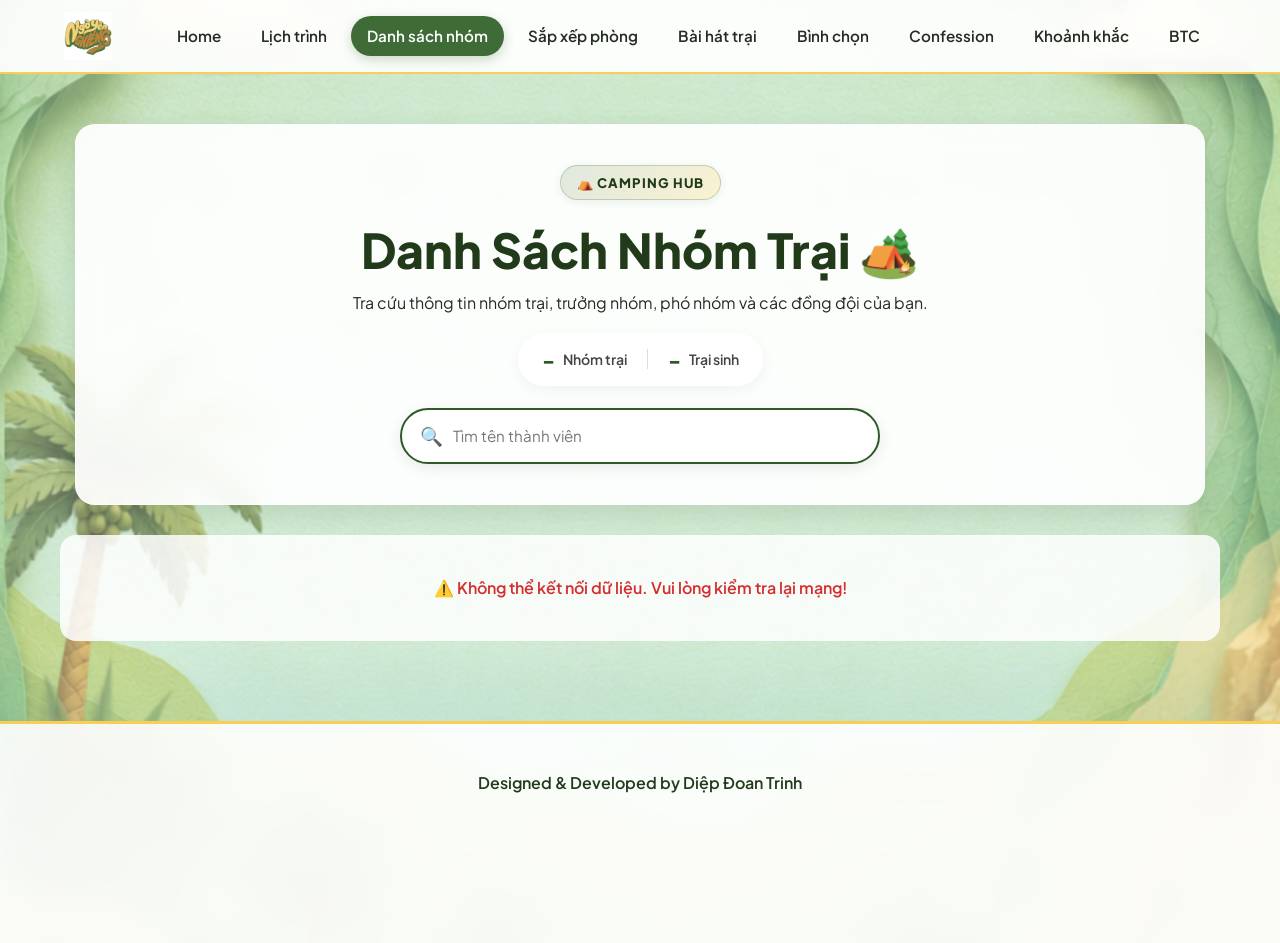
<file: pages/groups.html>
<!DOCTYPE html>
<html lang="vi">

<head>
    <meta charset="UTF-8">
    <meta name="viewport" content="width=device-width, initial-scale=1.0">
    <title>Danh Sách Nhóm</title>

    <link rel="stylesheet" href="../style.css">
    <link rel="icon" href="../images/icon.png">
    <link rel="apple-touch-icon" href="../images/icon.png">
    <link rel="manifest" href="../manifest.json">

    <meta name="theme-color" content="#123b8d">
    <meta name="apple-mobile-web-app-capable" content="yes">
    <meta name="apple-mobile-web-app-status-bar-style" content="black-translucent">
    <meta name="apple-mobile-web-app-title" content="BTN LX">

    <style>
        .search-wrapper {
            margin-top: 22px;
            display: flex;
            justify-content: center;
            width: 100%;
            background: transparent !important;
            box-shadow: none !important;
            padding: 0 !important;
            border: none !important;
        }

        .search-box-v2 {
            display: flex !important;
            align-items: center !important;
            width: 100% !important;
            max-width: 480px !important;
            background: #ffffff !important;
            border: 2px solid #2d5a27 !important;
            border-radius: 30px !important;
            padding: 4px 18px !important;
            box-shadow: 0 4px 15px rgba(0, 0, 0, 0.08) !important;
            transition: all 0.25s ease !important;
        }

        .search-box-v2:focus-within {
            border-color: #4b783f !important;
            box-shadow: 0 6px 20px rgba(45, 90, 39, 0.25) !important;
            transform: translateY(-1px);
        }

        .search-icon {
            font-size: 1.15rem !important;
            margin-right: 10px !important;
            user-select: none !important;
            display: flex !important;
            align-items: center !important;
            justify-content: center !important;
            line-height: 1 !important;
        }

        .search-box-v2 input {
            flex: 1 !important;
            width: 100% !important;
            border: none !important;
            outline: none !important;
            background: transparent !important;
            padding: 10px 0 !important;
            color: #1a1a1a !important;
            font-size: 0.95rem !important;
            font-weight: 500 !important;
            box-shadow: none !important;
            border-radius: 0 !important;
        }

        .search-box-v2 input::placeholder {
            color: #777777 !important;
            font-weight: 400 !important;
        }

        .quick-stats {
            display: inline-flex;
            align-items: center;
            justify-content: center;
            gap: 20px;
            background: rgba(255, 255, 255, 0.9);
            padding: 10px 24px;
            border-radius: 30px;
            box-shadow: 0 4px 15px rgba(0, 0, 0, 0.05);
            margin-top: 15px;
        }

        .stat-item {
            display: flex;
            align-items: center;
            gap: 8px;
        }

        .stat-num {
            font-size: 1.3rem;
            font-weight: 800;
            color: #2d5a27;
        }

        .stat-label {
            font-size: 0.88rem;
            font-weight: 600;
            color: #444;
        }

        .stat-divider {
            width: 1px;
            height: 20px;
            background: #ddd;
        }

        .groups-grid {
            display: grid;
            grid-template-columns: repeat(auto-fill, minmax(300px, 1fr));
            gap: 22px;
            margin-top: 30px;
            align-items: start !important;
            /* Không kéo giãn chiều cao các thẻ ngắn */
        }

        .group-card {
            background: rgba(255, 255, 255, 0.92);
            border-radius: 18px;
            padding: 20px;
            border: 1px solid rgba(45, 90, 39, 0.15);
            box-shadow: 0 6px 18px rgba(0, 0, 0, 0.05);
            display: flex;
            flex-direction: column;
            gap: 12px;
            justify-content: flex-start !important;
            /* Fix khoảng cách bị giãn */
            transition: transform 0.25s ease, box-shadow 0.25s ease;
        }

        .group-card:hover {
            transform: translateY(-4px);
            box-shadow: 0 10px 24px rgba(0, 0, 0, 0.1);
        }

        .card-header {
            display: flex;
            justify-content: space-between;
            align-items: center;
            border-bottom: 1px dashed rgba(0, 0, 0, 0.1);
            padding-bottom: 10px;
        }

        .group-badge {
            color: #ffffff;
            padding: 6px 14px;
            border-radius: 20px;
            font-weight: 700;
            font-size: 0.92rem;
            display: inline-flex;
            align-items: center;
            gap: 6px;
        }

        .group-badge.badge-green {
            background-color: #2d5a27 !important;
        }

        .group-badge .dot {
            width: 8px;
            height: 8px;
            background-color: #ffeb3b;
            border-radius: 50%;
            display: inline-block;
        }

        .member-count {
            font-size: 0.82rem;
            font-weight: 700;
            color: #2d5a27;
            background: #e8f5e9;
            padding: 4px 10px;
            border-radius: 12px;
        }

        /* Khung Trưởng Nhóm - Nổi bật chính */
        .leader-box {
            background: linear-gradient(135deg, #fffdf0, #fff3cd);
            border: 1px solid #ffeeba;
            border-radius: 12px;
            padding: 10px 14px;
            display: flex;
            align-items: center;
            gap: 12px;
        }

        .leader-box .crown {
            font-size: 1.4rem;
        }

        .leader-info .role {
            font-size: 0.7rem;
            text-transform: uppercase;
            color: #856404;
            font-weight: 800;
            letter-spacing: 0.5px;
            display: block;
        }

        .leader-info .name {
            font-size: 0.98rem;
            color: #222222;
            font-weight: 700;
            display: flex;
            align-items: center;
            gap: 6px;
        }

        /* Khung Phó Nhóm - Nhỏ gọn, nhã nhặn hơn */
        .sub-leader-box {
            background: #f8f9fa;
            border: 1px solid #e2e8f0;
            border-radius: 10px;
            padding: 6px 12px;
            display: flex;
            align-items: center;
            gap: 10px;
        }

        .sub-leader-box .sub-icon {
            font-size: 1.05rem;
            opacity: 0.85;
        }

        .sub-leader-box .role {
            font-size: 0.65rem;
            text-transform: uppercase;
            color: #555;
            font-weight: 700;
            letter-spacing: 0.4px;
            display: block;
        }

        .sub-leader-box .name {
            font-size: 0.88rem;
            color: #333;
            font-weight: 600;
            display: flex;
            align-items: center;
            gap: 5px;
        }

        /* Danh sách thành viên */
        .members-section h4 {
            font-size: 0.85rem;
            color: #2d5a27;
            margin-bottom: 8px;
            text-transform: uppercase;
            letter-spacing: 0.5px;
            font-weight: 700;
        }

        .members-chips {
            display: flex;
            flex-wrap: wrap;
            gap: 6px;
        }

        .chip {
            background: #f1f8e9;
            color: #1b5e20;
            padding: 5px 12px;
            border-radius: 16px;
            font-size: 0.85rem;
            font-weight: 600;
            border: 1px solid rgba(45, 90, 39, 0.12);
            display: inline-flex;
            align-items: center;
            gap: 4px;
        }

        /* Kiểu dáng riêng biệt cho Ban Điều Hành (BĐH) */
        .chip.chip-bdh {
            background: linear-gradient(135deg, #fff3cd, #ffecb3) !important;
            color: #795548 !important;
            border: 1px solid #ffe082 !important;
            font-weight: 700 !important;
        }

        .bdh-badge {
            background: #ef6c00;
            color: #ffffff;
            font-size: 0.62rem;
            padding: 1px 5px;
            border-radius: 8px;
            font-weight: 800;
            letter-spacing: 0.3px;
            line-height: 1.2;
            display: inline-block;
        }

        .loading-state,
        .no-results {
            grid-column: 1 / -1;
            text-align: center;
            padding: 40px 20px;
            background: rgba(255, 255, 255, 0.85);
            border-radius: 16px;
            color: #2d5a27;
            font-weight: 600;
        }
    </style>
</head>

<body>
    <header>
        <nav>
            <div class="logo">
                <a href="../index.html">
                    <img src="../images/logo.png" alt="NGỜ YÊN NGHIÊNG">
                </a>
            </div>

            <button class="menu-toggle" aria-label="Toggle Navigation">☰</button>

            <div class="menu">
                <a href="../index.html">Home</a>
                <a href="schedule.html">Lịch trình</a>
                <a href="groups.html"class="active">Danh sách nhóm</a>
                <a href="room.html">Sắp xếp phòng</a>
                <a href="song.html">Bài hát trại</a>
                <a href="vote.html">Bình chọn</a>
                <a href="confession.html">Confession</a>
                <a href="gallery.html">Khoảnh khắc</a>
                <a href="btc.html">BTC</a>
            </div>
        </nav>
    </header>

    <main class="container">
        <div id="groupsContent">
            <section class="page-title glass text-center">
                <span class="page-title-badge">⛺ CAMPING HUB</span>
                <h1>Danh Sách Nhóm Trại 🏕️</h1>
                <p>Tra cứu thông tin nhóm trại, trưởng nhóm, phó nhóm và các đồng đội của bạn.</p>

                <div class="quick-stats">
                    <div class="stat-item">
                        <span class="stat-num" id="statGroups">-</span>
                        <span class="stat-label">Nhóm trại</span>
                    </div>
                    <div class="stat-divider"></div>
                    <div class="stat-item">
                        <span class="stat-num" id="statCampers">-</span>
                        <span class="stat-label">Trại sinh</span>
                    </div>
                </div>

                <div class="search-wrapper">
                    <div class="search-box-v2">
                        <span class="search-icon">🔍</span>
                        <input type="text" id="searchInput" placeholder="Tìm tên thành viên">
                    </div>
                </div>
            </section>

            <section class="groups-grid" id="groupsGrid">
                <div class="skeleton-card" style="width: 100%;">
                    <div class="skeleton-header">
                        <div class="skeleton-avatar shimmer"></div>
                        <div class="skeleton-info">
                            <div class="skeleton-text-lg shimmer"></div>
                            <div class="skeleton-text-sm shimmer"></div>
                        </div>
                    </div>
                    <div class="skeleton-media shimmer" style="height: 100px;"></div>
                </div>
            </section>
        </div>
    </main>

    <footer>
        <p>Designed & Developed by Diệp Đoan Trinh</p>
    </footer>

    <script>
        const toggle = document.querySelector(".menu-toggle");
        const menu = document.querySelector(".menu");

        toggle.addEventListener("click", () => {
            menu.classList.toggle("show");
            toggle.textContent = menu.classList.contains("show") ? "✕" : "☰";
        });

        document.addEventListener("click", (e) => {
            if (!menu.contains(e.target) && !toggle.contains(e.target)) {
                menu.classList.remove("show");
                toggle.textContent = "☰";
            }
        });

        const SCRIPT_URL = "https://script.google.com/macros/s/AKfycbxWNc45prNCGUbnamtxW8S_FS3uO5sI6GAR6cXQ7NY7LGDC_kcmxN5CO734MrspYGeazA/exec";

        // Hàm kiểm tra và xử lý tên nhân sự có phải BĐH hay không
        function formatPersonName(person) {
            if (!person) return { name: 'Chưa phân công', isBdh: false };

            let name = typeof person === 'object' ? (person.name || '') : String(person);
            let isBdh = typeof person === 'object'
                ? (person.isBdh || person.role === 'BĐH' || person.isBDH)
                : (/\b(BĐH|BDH)\b/i.test(name));

            // Loại bỏ các ký hiệu (BĐH) khỏi tên để hiển thị sạch sẽ
            const cleanName = name.replace(/\s*[\(\[\{-]?\s*(BĐH|BDH)\s*[\)\]\}]?/gi, '').trim();
            return { name: cleanName || name, isBdh };
        }

        async function fetchGroupsData() {
            const grid = document.getElementById("groupsGrid");
            if (!grid) return;

            try {
                const response = await fetch(`${SCRIPT_URL}?action=groups`);
                const data = await response.json();

                grid.innerHTML = "";

                if (!data || data.length === 0) {
                    grid.innerHTML = `<div class="no-results">❌ Chưa có dữ liệu nhóm trại.</div>`;
                    document.getElementById("statGroups").textContent = "0";
                    document.getElementById("statCampers").textContent = "0";
                    return;
                }

                let totalCampers = 0;
                document.getElementById("statGroups").textContent = data.length;

                data.forEach((group, index) => {
                    const leaderObj = formatPersonName(group.leader);
                    const subLeaderRaw = group.subLeader || group.viceLeader || group.coLeader;
                    const subLeaderObj = subLeaderRaw ? formatPersonName(subLeaderRaw) : null;

                    const memberCount = (group.members ? group.members.length : 0)
                        + (group.leader ? 1 : 0)
                        + (subLeaderRaw ? 1 : 0);

                    totalCampers += memberCount;

                    // Render danh sách thành viên
                    const membersHtml = group.members && group.members.length > 0
                        ? group.members.map(m => {
                            const mObj = formatPersonName(m);
                            if (mObj.isBdh) {
                                return `<span class="chip chip-bdh" title="Ban Điều Hành">⭐ ${mObj.name} <span class="bdh-badge">BĐH</span></span>`;
                            }
                            return `<span class="chip">${mObj.name}</span>`;
                        }).join('')
                        : '<span class="chip">Đang cập nhật...</span>';

                    // HTML Trưởng nhóm
                    const leaderBdhTag = leaderObj.isBdh ? `<span class="bdh-badge">BĐH</span>` : '';
                    const leaderHtml = `
                        <div class="leader-box">
                            <span class="crown">👑</span>
                            <div class="leader-info">
                                <span class="role">Trưởng nhóm</span>
                                <strong class="name">${leaderObj.name} ${leaderBdhTag}</strong>
                            </div>
                        </div>
                    `;

                    // HTML Phó nhóm (nhỏ gọn hơn)
                    let subLeaderHtml = '';
                    if (subLeaderObj) {
                        const subBdhTag = subLeaderObj.isBdh ? `<span class="bdh-badge">BĐH</span>` : '';
                        subLeaderHtml = `
                            <div class="sub-leader-box">
                                <span class="sub-icon">🥈</span>
                                <div class="sub-leader-info">
                                    <span class="role">Phó nhóm</span>
                                    <strong class="name">${subLeaderObj.name} ${subBdhTag}</strong>
                                </div>
                            </div>
                        `;
                    }

                    const cardHtml = `
                        <div class="group-card" data-group="nhom-${index + 1}">
                            <div class="card-header">
                                <span class="group-badge ${group.color || 'badge-green'}">
                                    <span class="dot"></span> ${group.name}
                                </span>
                                <span class="member-count">👥 ${memberCount} Thành viên</span>
                            </div>
                            
                            ${leaderHtml}
                            ${subLeaderHtml}

                            <div class="members-section">
                                <h4>Thành viên</h4>
                                <div class="members-chips">
                                    ${membersHtml}
                                </div>
                            </div>
                        </div>
                    `;
                    grid.insertAdjacentHTML("beforeend", cardHtml);
                });

                document.getElementById("statCampers").textContent = totalCampers;
                initSearch();

            } catch (error) {
                console.error("Lỗi tải danh sách nhóm:", error);
                grid.innerHTML = `<div class="no-results" style="color: #d32f2f;">⚠️ Không thể kết nối dữ liệu. Vui lòng kiểm tra lại mạng!</div>`;
            }
        }

        const removeAccents = (str) => str ? str.normalize("NFD").replace(/[\u0300-\u036f]/g, "").toLowerCase() : "";

        function initSearch() {
            const searchInput = document.getElementById("searchInput");
            const grid = document.getElementById("groupsGrid");
            if (!searchInput || !grid) return;

            searchInput.addEventListener("input", function () {
                const query = removeAccents(this.value.trim());
                const cards = document.querySelectorAll(".group-card");
                let visibleCount = 0;

                cards.forEach(card => {
                    const text = removeAccents(card.textContent);
                    if (text.includes(query)) {
                        card.style.display = "flex";
                        visibleCount++;
                    } else {
                        card.style.display = "none";
                    }
                });

                let noResultEl = document.getElementById("noSearchResult");
                if (visibleCount === 0) {
                    if (!noResultEl) {
                        noResultEl = document.createElement("div");
                        noResultEl.id = "noSearchResult";
                        noResultEl.className = "no-results";
                        noResultEl.textContent = "🔍 Không tìm thấy thành viên hoặc nhóm phù hợp.";
                        grid.appendChild(noResultEl);
                    }
                    noResultEl.style.display = "block";
                } else if (noResultEl) {
                    noResultEl.style.display = "none";
                }
            });
        }

        document.addEventListener("DOMContentLoaded", fetchGroupsData);

        if ('serviceWorker' in navigator) {
            window.addEventListener('load', () => {
                navigator.serviceWorker.register('../sw.js')
                    .then(reg => console.log('SW đã đăng ký thành công!'))
                    .catch(err => console.log('Lỗi đăng ký SW:', err));
            });
        }
    </script>
    <script src="../tracker.js"></script>
    <script>
        window.addEventListener("load", () => {
            if (typeof logPageVisit === "function") {
                logPageVisit("Nhóm trại");
            }
        });
    </script>
</body>

</html>
</file>
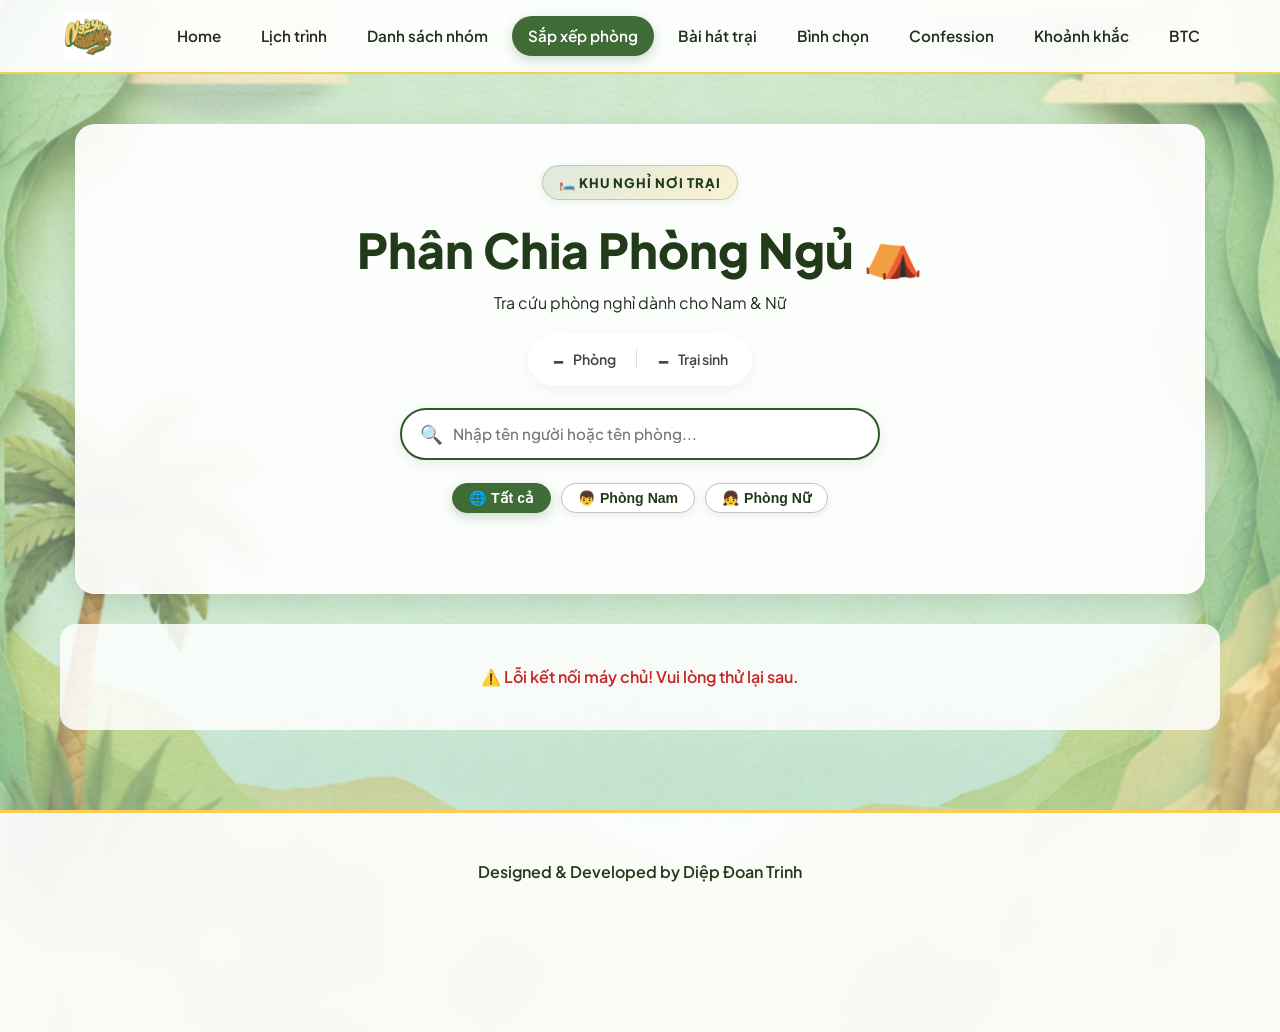
<file: pages/room.html>
<!DOCTYPE html>
<html lang="vi">

<head>
    <meta charset="UTF-8">
    <meta name="viewport" content="width=device-width, initial-scale=1.0">
    <title>Danh Sách Phòng Ngủ</title>

    <link rel="stylesheet" href="../style.css">
    <link rel="icon" href="../images/icon.png">
    <link rel="apple-touch-icon" href="../images/icon.png">
    <link rel="manifest" href="../manifest.json">

    <meta name="theme-color" content="#123b8d">
    <meta name="apple-mobile-web-app-capable" content="yes">
    <meta name="apple-mobile-web-app-status-bar-style" content="black-translucent">
    <meta name="apple-mobile-web-app-title" content="BTN LX">

    <style>
        .search-wrapper {
            margin-top: 22px;
            display: flex;
            justify-content: center;
            width: 100%;
        }

        .search-box-v2 {
            display: flex;
            align-items: center;
            width: 100%;
            max-width: 480px;
            background: #ffffff;
            border: 2px solid #2d5a27;
            border-radius: 30px;
            padding: 4px 18px;
            box-shadow: 0 4px 15px rgba(0, 0, 0, 0.08);
            transition: all 0.25s ease;
        }

        .search-box-v2:focus-within {
            border-color: #4b783f;
            box-shadow: 0 6px 20px rgba(45, 90, 39, 0.25);
            transform: translateY(-1px);
        }

        .search-icon {
            font-size: 1.15rem;
            margin-right: 10px;
        }

        .search-box-v2 input {
            flex: 1;
            border: none;
            outline: none;
            background: transparent;
            padding: 10px 0;
            color: #1a1a1a;
            font-size: 0.95rem;
            font-weight: 500;
        }

        .quick-stats {
            display: inline-flex;
            align-items: center;
            justify-content: center;
            gap: 20px;
            background: rgba(255, 255, 255, 0.9);
            padding: 10px 24px;
            border-radius: 30px;
            box-shadow: 0 4px 15px rgba(0, 0, 0, 0.05);
            margin-top: 15px;
        }

        .stat-item {
            display: flex;
            align-items: center;
            gap: 8px;
        }

        .stat-num {
            font-size: 1.3rem;
            font-weight: 800;
            color: #2d5a27;
        }

        .stat-label {
            font-size: 0.88rem;
            font-weight: 600;
            color: #444;
        }

        .stat-divider {
            width: 1px;
            height: 20px;
            background: #ddd;
        }

        .filter-tags {
            display: flex;
            justify-content: center;
            gap: 10px;
            margin-top: 18px;
            flex-wrap: wrap;
        }

        .tag-btn {
            background: #ffffff;
            border: 1px solid #c2c2c2;
            padding: 6px 16px;
            border-radius: 20px;
            font-weight: 600;
            font-size: 0.88rem;
            cursor: pointer;
            transition: all 0.2s ease;
        }

        .tag-btn.active, .tag-btn:hover {
            background: #2d5a27;
            color: #ffffff;
            border-color: #2d5a27;
        }

        .rooms-grid {
            display: grid;
            grid-template-columns: repeat(auto-fill, minmax(320px, 1fr));
            gap: 22px;
            margin-top: 30px;
            align-items: start;
        }

        .room-card {
            background: rgba(255, 255, 255, 0.92);
            border-radius: 18px;
            padding: 20px;
            border: 1px solid rgba(45, 90, 39, 0.15);
            box-shadow: 0 6px 18px rgba(0, 0, 0, 0.05);
            display: flex;
            flex-direction: column;
            gap: 12px;
            transition: transform 0.25s ease, box-shadow 0.25s ease;
        }

        .room-card:hover {
            transform: translateY(-4px);
            box-shadow: 0 10px 24px rgba(0, 0, 0, 0.1);
        }

        .card-header {
            display: flex;
            justify-content: space-between;
            align-items: center;
            border-bottom: 1px dashed rgba(0, 0, 0, 0.15);
            padding-bottom: 10px;
        }

        .room-badge {
            color: #ffffff;
            padding: 6px 14px;
            border-radius: 20px;
            font-weight: 700;
            font-size: 0.9rem;
            display: inline-flex;
            align-items: center;
            gap: 6px;
        }

        .badge-nam { background-color: #1565c0 !important; }
        .badge-nu { background-color: #c2185b !important; }

        .member-count {
            font-size: 0.82rem;
            font-weight: 700;
            color: #2d5a27;
            background: #e8f5e9;
            padding: 4px 10px;
            border-radius: 12px;
        }

        .members-section h4 {
            font-size: 0.85rem;
            color: #2d5a27;
            margin-bottom: 8px;
            text-transform: uppercase;
            letter-spacing: 0.5px;
            font-weight: 700;
        }

        .members-chips {
            display: flex;
            flex-direction: column;
            gap: 6px;
        }

        .chip {
            background: #f1f8e9;
            color: #1b5e20;
            padding: 7px 12px;
            border-radius: 12px;
            font-size: 0.88rem;
            font-weight: 600;
            border: 1px solid rgba(45, 90, 39, 0.12);
            display: flex;
            justify-content: space-between;
            align-items: center;
        }

        .chip-note {
            font-size: 0.72rem;
            background: #ff9800;
            color: #fff;
            padding: 2px 8px;
            border-radius: 8px;
            font-weight: 700;
        }

        .no-results {
            grid-column: 1 / -1;
            text-align: center;
            padding: 40px 20px;
            background: rgba(255, 255, 255, 0.85);
            border-radius: 16px;
            color: #2d5a27;
            font-weight: 600;
        }
    </style>
</head>

<body>
    <header>
        <nav>
            <div class="logo">
                <a href="../index.html">
                    <img src="../images/logo.png" alt="NGỜ YÊN NGHIÊNG">
                </a>
            </div>

            <button class="menu-toggle" aria-label="Toggle Navigation">☰</button>

            <div class="menu">
                <a href="../index.html">Home</a>
                <a href="schedule.html">Lịch trình</a>
                <a href="groups.html">Danh sách nhóm</a>
                <a href="room.html"class="active">Sắp xếp phòng</a>
                <a href="song.html">Bài hát trại</a>
                <a href="vote.html">Bình chọn</a>
                <a href="confession.html">Confession</a>
                <a href="gallery.html">Khoảnh khắc</a>
                <a href="btc.html">BTC</a>
            </div>
        </nav>
    </header>

    <main class="container">
        <div id="roomContent">
            <section class="page-title glass text-center">
                <span class="page-title-badge">🛏️ KHU NGHỈ NƠI TRẠI</span>
                <h1>Phân Chia Phòng Ngủ ⛺</h1>
                <p>Tra cứu phòng nghỉ dành cho Nam & Nữ</p>

                <div class="quick-stats">
                    <div class="stat-item">
                        <span class="stat-num" id="statRooms">-</span>
                        <span class="stat-label">Phòng</span>
                    </div>
                    <div class="stat-divider"></div>
                    <div class="stat-item">
                        <span class="stat-num" id="statPeople">-</span>
                        <span class="stat-label">Trại sinh</span>
                    </div>
                </div>

                <div class="search-wrapper">
                    <div class="search-box-v2">
                        <span class="search-icon">🔍</span>
                        <input type="text" id="searchInput" placeholder="Nhập tên người hoặc tên phòng..." oninput="filterRooms()">
                    </div>
                </div>

                <div class="filter-tags">
                    <button class="tag-btn active" onclick="setGenderFilter('ALL', this)">🌐 Tất cả</button>
                    <button class="tag-btn" onclick="setGenderFilter('Nam', this)">👦 Phòng Nam</button>
                    <button class="tag-btn" onclick="setGenderFilter('Nu', this)">👧 Phòng Nữ</button>
                </div>
            </section>

            <section id="roomsContainer" class="rooms-grid">
                <div class="no-results">⏳ Đang tải danh sách phòng...</div>
            </section>
        </div>
    </main>

    <footer>
        <p>Designed & Developed by Diệp Đoan Trinh</p>
    </footer>

    <script>
        const SCRIPT_URL = "https://script.google.com/macros/s/AKfycbwDU-k3sMhuqz5PCllI0cWg46gbXai0JIIvdWOfqPVTW2w30ppuOBlMfeA3Ar3ggjIEpg/exec";

        let allRoomsData = {};
        let currentGenderFilter = "ALL";

        document.addEventListener("DOMContentLoaded", () => {
            fetchRoomData();
            setupMobileMenu();
        });

        function fetchRoomData() {
            fetch(`${SCRIPT_URL}?action=get_rooms`)
                .then(res => res.json())
                .then(data => {
                    if (data.status === "success") {
                        groupRooms(data.data);
                        renderRooms();
                    } else {
                        showError("Không thể tải danh sách phòng!");
                    }
                })
                .catch(err => {
                    console.error("Lỗi fetch phòng:", err);
                    showError("Lỗi kết nối máy chủ! Vui lòng thử lại sau.");
                });
        }

        function groupRooms(flatList) {
            allRoomsData = {};
            let totalPeople = 0;

            flatList.forEach(item => {
                const key = `${item.gender}_${item.room}`;
                if (!allRoomsData[key]) {
                    allRoomsData[key] = {
                        roomName: item.room,
                        gender: item.gender,
                        members: []
                    };
                }
                allRoomsData[key].members.push({
                    name: item.name,
                    note: item.note
                });
                totalPeople++;
            });

            document.getElementById("statRooms").textContent = Object.keys(allRoomsData).length;
            document.getElementById("statPeople").textContent = totalPeople;
        }

        const removeAccents = (str) => str ? str.normalize("NFD").replace(/[\u0300-\u036f]/g, "").toLowerCase() : "";

        function renderRooms() {
            const container = document.getElementById("roomsContainer");
            if (!container) return;
            const searchVal = removeAccents(document.getElementById("searchInput").value.trim());
            container.innerHTML = "";

            const roomKeys = Object.keys(allRoomsData);

            if (roomKeys.length === 0) {
                container.innerHTML = `<div class="no-results">❌ Chưa có dữ liệu phòng ngủ.</div>`;
                return;
            }

            let hasMatches = false;

            roomKeys.forEach(key => {
                const room = allRoomsData[key];

                if (currentGenderFilter !== "ALL" && room.gender !== currentGenderFilter) {
                    return;
                }

                const matchRoomName = removeAccents(room.roomName).includes(searchVal);
                const matchedMembers = room.members.filter(m => removeAccents(m.name).includes(searchVal));

                if (searchVal && !matchRoomName && matchedMembers.length === 0) {
                    return;
                }

                hasMatches = true;

                const card = document.createElement("div");
                card.className = "room-card";

                let badgeClass = "badge-nam";
                let icon = "👦";
                let genderTitle = "Nam";

                if (room.gender === "Nu") {
                    badgeClass = "badge-nu";
                    icon = "👧";
                    genderTitle = "Nữ";
                }

                let membersHTML = room.members.map((m, idx) => `
                    <div class="chip">
                        <span><strong>${idx + 1}.</strong> ${m.name}</span>
                        ${m.note ? `<span class="chip-note">${m.note}</span>` : ""}
                    </div>
                `).join("");

                card.innerHTML = `
                    <div class="card-header">
                        <span class="room-badge ${badgeClass}">
                            ${icon} ${room.roomName}
                        </span>
                        <span class="member-count">👥 ${room.members.length} người</span>
                    </div>
                    <div class="members-section">
                        <h4>Danh sách ở phòng</h4>
                        <div class="members-chips">
                            ${membersHTML}
                        </div>
                    </div>
                `;

                container.appendChild(card);
            });

            if (!hasMatches) {
                container.innerHTML = `<div class="no-results">🔍 Không tìm thấy phòng hoặc thành viên phù hợp!</div>`;
            }
        }

        function setGenderFilter(gender, btn) {
            currentGenderFilter = gender;
            document.querySelectorAll(".filter-tags .tag-btn").forEach(b => b.classList.remove("active"));
            btn.classList.add("active");
            renderRooms();
        }

        function filterRooms() {
            renderRooms();
        }

        function showError(msg) {
            const container = document.getElementById("roomsContainer");
            if (container) {
                container.innerHTML = `<div class="no-results" style="color: #c62828;">⚠️ ${msg}</div>`;
            }
        }

        function setupMobileMenu() {
            const toggle = document.querySelector(".menu-toggle");
            const menu = document.querySelector(".menu");
            if (toggle && menu) {
                toggle.addEventListener("click", () => {
                    menu.classList.toggle("show");
                    toggle.textContent = menu.classList.contains("show") ? "✕" : "☰";
                });
            }
        }
    </script>
    <script src="../tracker.js"></script>
    <script>
        window.addEventListener("load", () => {
            if (typeof logPageVisit === "function") {
                logPageVisit("Phòng ngủ");
            }
        });
    </script>
</body>

</html>
</file>
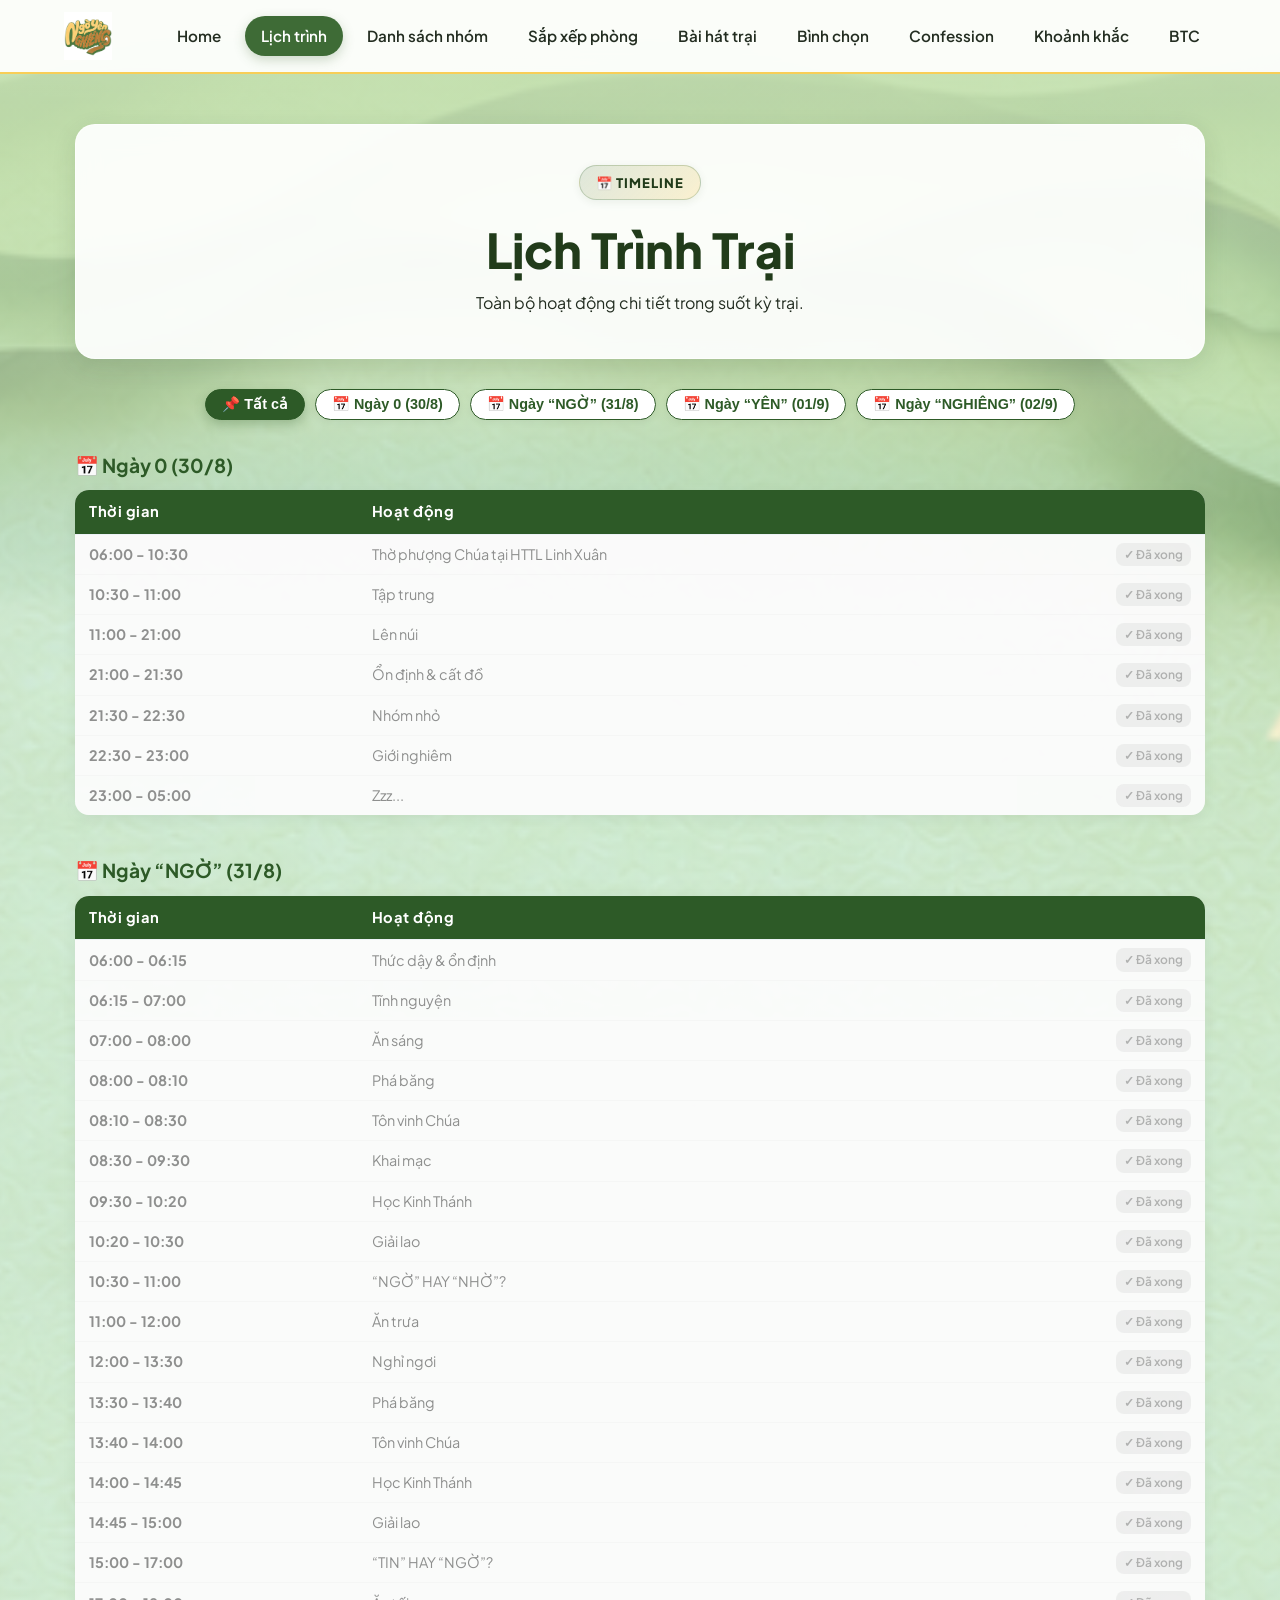
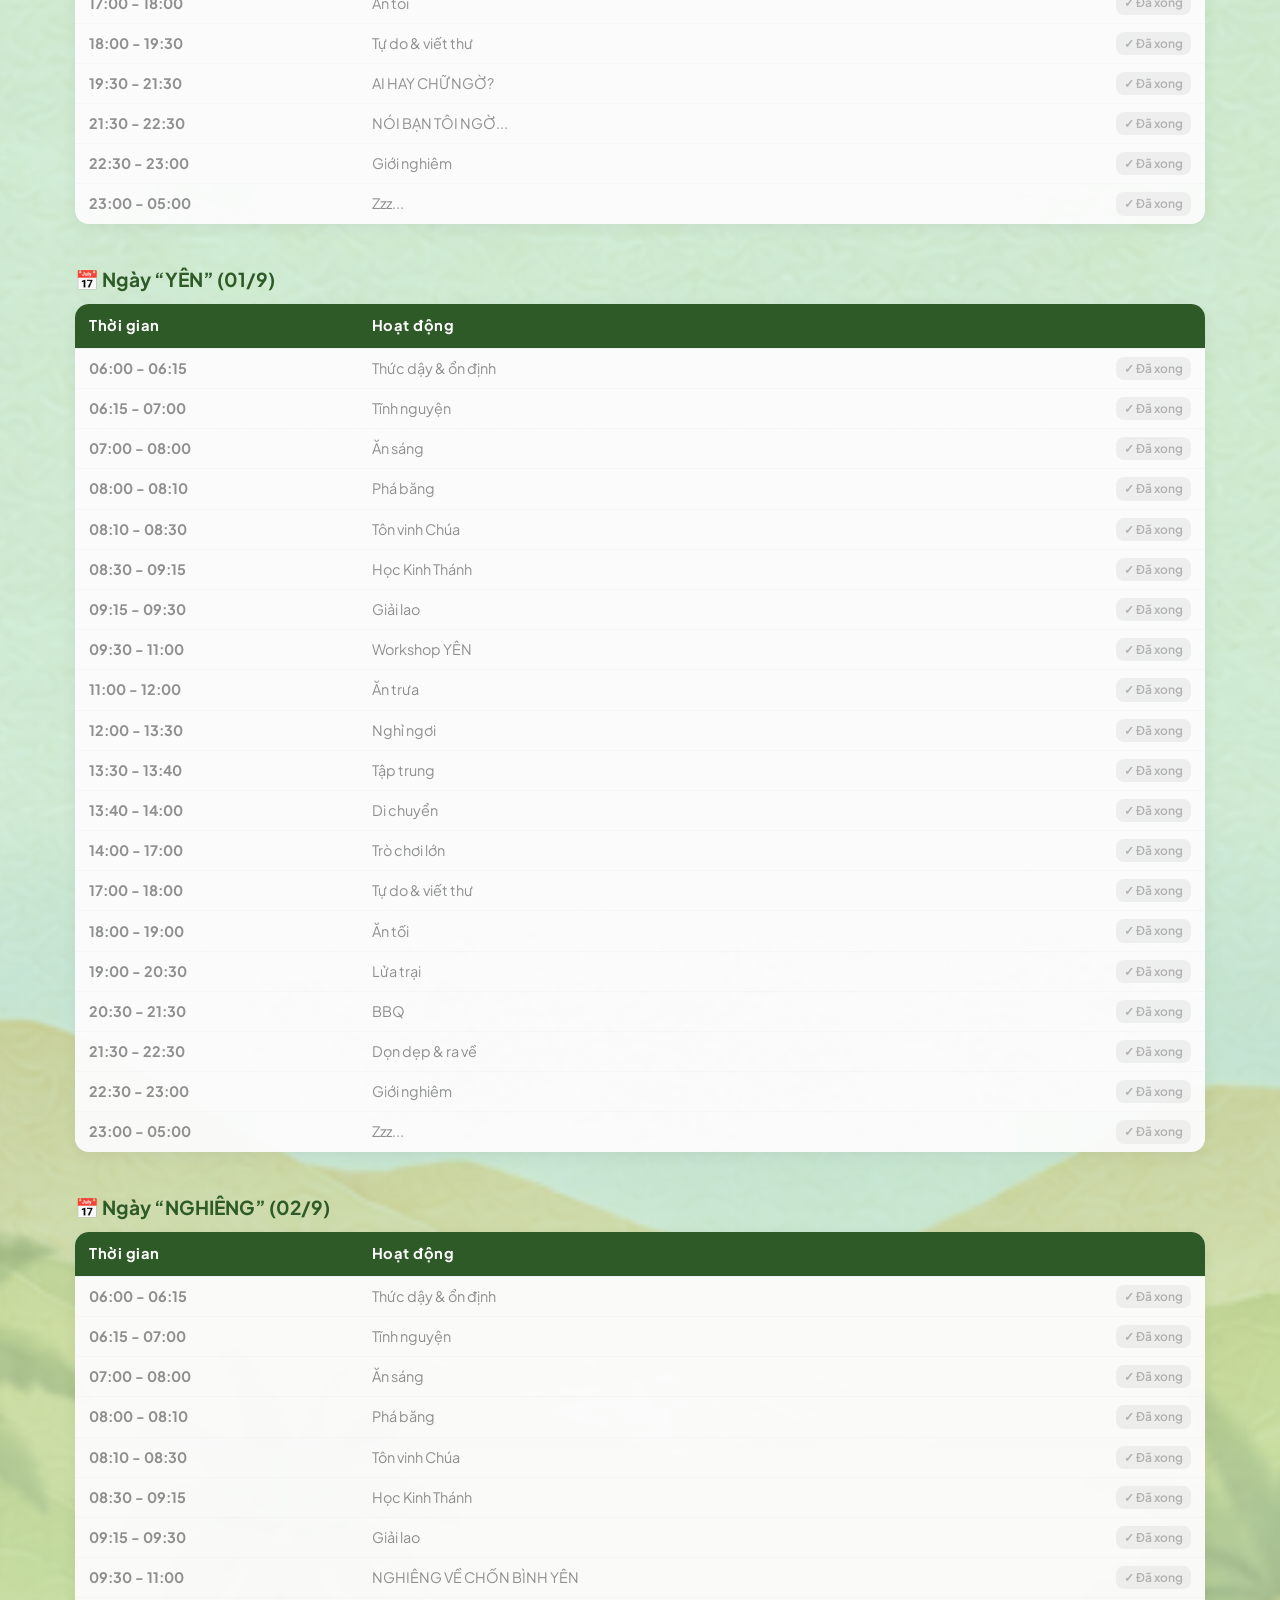
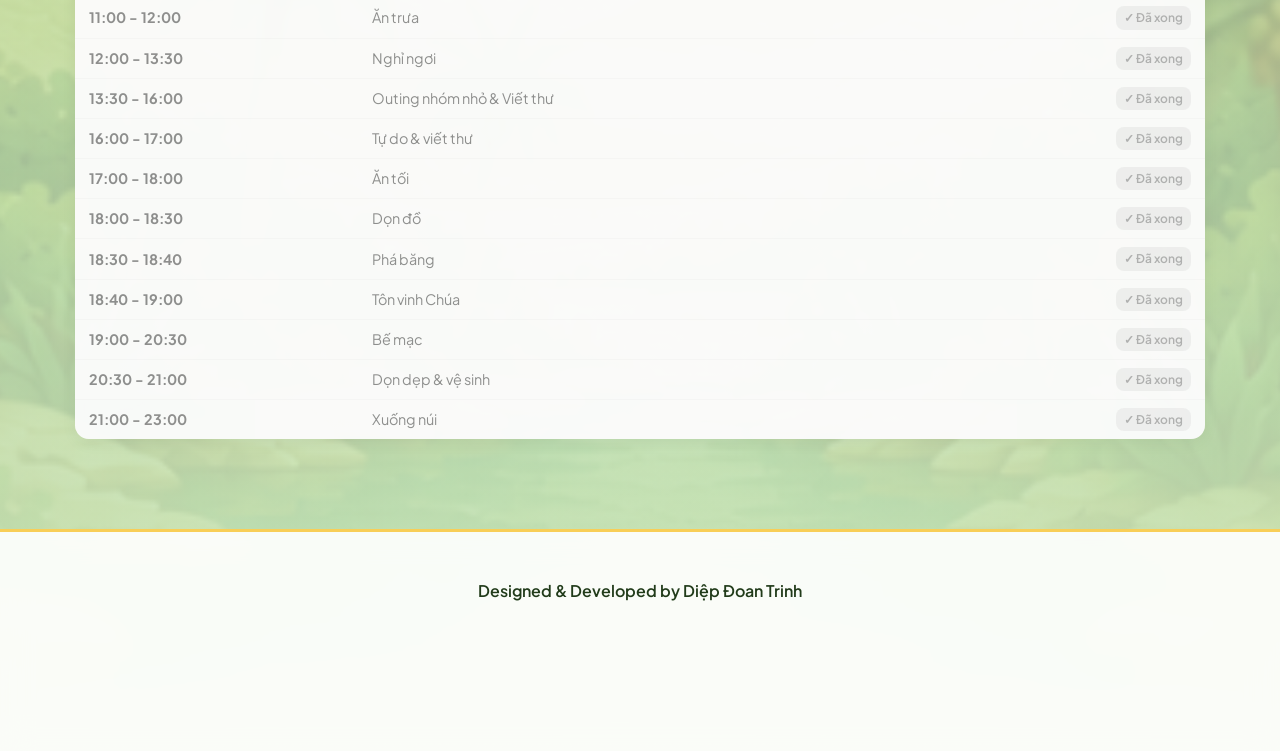
<file: pages/schedule.html>
<!DOCTYPE html>
<html lang="vi">

<head>
    <meta charset="UTF-8">
    <meta name="viewport" content="width=device-width, initial-scale=1.0">
    <title>Lịch trình</title>

    <link rel="stylesheet" href="../style.css">
    <link rel="icon" href="../images/icon.png">
    <link rel="apple-touch-icon" href="../images/icon.png">
    <link rel="manifest" href="../manifest.json">

    <meta name="theme-color" content="#123b8d">
    <meta name="apple-mobile-web-app-capable" content="yes">
    <meta name="apple-mobile-web-app-status-bar-style" content="black-translucent">
    <meta name="apple-mobile-web-app-title" content="BTN LX">

    <style>
        /* Banner Hoạt động hiện tại (Thiết kế mới) */
.live-banner {
    background: linear-gradient(135deg, #1b3d18 0%, #2d5a27 50%, #173814 100%);
    border: 1.5px solid rgba(255, 255, 255, 0.25);
    color: #ffffff;
    padding: 18px 22px;
    border-radius: 18px;
    margin-bottom: 25px;
    box-shadow: 0 10px 25px rgba(45, 90, 39, 0.35), inset 0 1px 1px rgba(255, 255, 255, 0.3);
    position: relative;
    overflow: hidden;
    backdrop-filter: blur(8px);
    transition: all 0.3s ease;
}

/* Vệt sáng hiệu ứng nền (Aura Glow) */
.live-banner::before {
    content: '';
    position: absolute;
    top: -40px;
    right: -40px;
    width: 140px;
    height: 140px;
    background: radial-gradient(circle, rgba(255, 255, 255, 0.15) 0%, rgba(255, 255, 255, 0) 70%);
    border-radius: 50%;
    pointer-events: none;
}

.live-banner .live-header {
    display: flex;
    align-items: center;
    justify-content: space-between;
    margin-bottom: 6px;
}

.live-banner .live-badge {
    display: inline-flex;
    align-items: center;
    gap: 8px;
    background: rgba(255, 77, 109, 0.18);
    border: 1px solid rgba(255, 77, 109, 0.6);
    color: #ff6b81;
    font-size: 0.78rem;
    padding: 4px 12px;
    border-radius: 20px;
    font-weight: 700;
    letter-spacing: 0.6px;
    box-shadow: 0 0 12px rgba(255, 77, 109, 0.25);
}

/* Chấm đỏ phát sáng nhấp nháy */
.live-dot {
    width: 8px;
    height: 8px;
    background-color: #ff4d6d;
    border-radius: 50%;
    display: inline-block;
    animation: live-pulse 1.2s infinite ease-in-out;
}

@keyframes live-pulse {
    0% {
        transform: scale(0.9);
        box-shadow: 0 0 0 0 rgba(255, 77, 109, 0.8);
    }
    50% {
        transform: scale(1.25);
        box-shadow: 0 0 0 8px rgba(255, 77, 109, 0);
    }
    100% {
        transform: scale(0.9);
        box-shadow: 0 0 0 0 rgba(255, 77, 109, 0);
    }
}

.live-banner h3 {
    margin: 8px 0 4px 0;
    font-size: 1.35rem;
    font-weight: 800;
    color: #ffffff;
    letter-spacing: -0.2px;
    text-shadow: 0 2px 4px rgba(0, 0, 0, 0.25);
}

.live-banner p {
    margin: 0;
    color: rgba(255, 255, 255, 0.88);
    font-size: 0.92rem;
    font-weight: 500;
    display: flex;
    align-items: center;
    gap: 6px;
}
        /* CSS Bộ lọc Chọn Ngày */
        .schedule-controls {
            display: flex;
            justify-content: center;
            gap: 10px;
            margin: 15px 0 25px 0;
            flex-wrap: wrap;
        }

        .tab-btn {
            background: #ffffff !important;
            color: #2d5a27 !important;
            border: 1.5px solid #2d5a27 !important;
            padding: 6px 16px;
            border-radius: 20px;
            font-weight: 600;
            font-size: 0.9rem;
            cursor: pointer;
            transition: all 0.25s ease;
            box-shadow: 0 2px 8px rgba(0, 0, 0, 0.05);
        }

        .tab-btn:hover {
            background: #eaf2ea !important;
            transform: translateY(-1px);
        }

        .tab-btn.active {
            background: #2d5a27 !important;
            color: #ffffff !important;
            border-color: #2d5a27 !important;
            box-shadow: 0 4px 12px rgba(45, 90, 39, 0.3);
        }

        /* Banner Hoạt động hiện tại */
        .live-banner {
            background: linear-gradient(135deg, #2d5a27, #4b783f);
            color: #ffffff;
            padding: 14px;
            border-radius: 14px;
            margin-bottom: 20px;
            box-shadow: 0 6px 16px rgba(0, 0, 0, 0.1);
        }

        .live-banner .live-badge {
            display: inline-flex;
            align-items: center;
            gap: 6px;
            background: #ff4d6d;
            color: white;
            font-size: 0.78rem;
            padding: 2px 8px;
            border-radius: 10px;
            font-weight: bold;
            margin-bottom: 6px;
            animation: pulse 1.5s infinite;
        }

        @keyframes pulse {
            0% {
                opacity: 1;
            }

            50% {
                opacity: 0.6;
            }

            100% {
                opacity: 1;
            }
        }

        /* Style Bảng Lịch trình Tối ưu */
        .day-block {
            margin-bottom: 25px;
            transition: all 0.3s ease;
        }

        .schedule table {
            width: 100%;
            border-collapse: separate;
            border-spacing: 0;
            background: rgba(255, 255, 255, 0.95);
            border-radius: 14px;
            overflow: hidden;
            box-shadow: 0 4px 16px rgba(0, 0, 0, 0.05);
            margin-top: 10px;
        }

        .schedule th {
            background: #2d5a27 !important;
            color: #ffffff !important;
            padding: 10px 14px;
            text-align: left;
            font-size: 0.92rem;
            font-weight: 700;
            letter-spacing: 0.5px;
        }

        .schedule td {
            padding: 8px 14px;
            border-bottom: 1px solid rgba(0, 0, 0, 0.04);
            color: #222222;
            vertical-align: middle;
            font-size: 0.9rem;
        }

        /* Dòng xen kẽ (Alternate Zebra Striping) */
        .schedule tbody tr:nth-child(even) {
            background-color: rgba(45, 90, 39, 0.035);
        }

        /* Hiệu ứng Rê chuột */
        .schedule tbody tr:hover {
            background-color: rgba(45, 90, 39, 0.08);
            transition: background-color 0.15s ease;
        }

        /* Đẩy nội dung ô hoạt động và tag sang 2 bên */
        .schedule td:nth-child(2) {
            display: flex;
            justify-content: space-between;
            align-items: center;
        }

        .schedule tr:last-child td {
            border-bottom: none;
        }

        /* Trạng thái sự kiện */
        tr.event-past {
            opacity: 0.5;
            background: rgba(240, 240, 240, 0.4) !important;
        }

        tr.event-active {
            background: rgba(255, 235, 238, 0.9) !important;
            border-left: 4px solid #ff4d6d;
            font-weight: 600;
        }

        .status-tag {
            display: inline-flex;
            align-items: center;
            font-size: 0.75rem;
            padding: 2px 8px;
            border-radius: 8px;
            font-weight: 600;
            white-space: nowrap;
            margin-left: 10px;
        }

        .status-tag.active {
            background: #ff4d6d;
            color: #fff;
        }

        .status-tag.past {
            background: #e0e0e0;
            color: #666;
        }

        .status-tag.upcoming {
            background: #e8f5e9;
            color: #2e7d32;
        }

        @media (max-width: 600px) {

            .schedule th,
            .schedule td {
                padding: 8px 10px;
                font-size: 0.85rem;
            }

            .status-tag {
                font-size: 0.7rem;
                padding: 2px 6px;
            }
        }
    </style>
</head>

<body>
    <header>
        <nav>
            <div class="logo">
                <a href="../index.html">
                    <img src="../images/logo.png" alt="NGỜ YÊN NGHIÊNG">
                </a>
            </div>

            <button class="menu-toggle" type="button" aria-label="Toggle Navigation">☰</button>

            <div class="menu">
                <a href="../index.html">Home</a>
                <a href="schedule.html" class="active">Lịch trình</a>
                <a href="groups.html">Danh sách nhóm</a>
                <a href="room.html">Sắp xếp phòng</a>
                <a href="song.html">Bài hát trại</a>
                <a href="vote.html">Bình chọn</a>
                <a href="confession.html">Confession</a>
                <a href="gallery.html">Khoảnh khắc</a>
                <a href="btc.html">BTC</a>
            </div>
        </nav>
    </header>

    <main class="container">
        <div id="scheduleContent">
            <section class="page-title glass text-center">
                <span class="page-title-badge">📅 TIMELINE</span>
                <h1>Lịch Trình Trại</h1>
                <p>Toàn bộ hoạt động chi tiết trong suốt kỳ trại.</p>
            </section>

            <!-- Thẻ thông báo hoạt động đang diễn ra -->
<div id="liveBanner" class="live-banner" style="display: none;">
    <div class="live-header">
        <div class="live-badge">
            <span class="live-dot"></span> ĐANG DIỄN RA
        </div>
    </div>
    <h3 id="liveTitle">-</h3>
    <p id="liveTime">🕒 -</p>
</div>

            <!-- Bộ lọc chọn ngày -->
            <div class="schedule-controls">
                <button class="tab-btn active" onclick="filterSchedule('all', this)">📌 Tất cả</button>
                <button class="tab-btn" onclick="filterSchedule('day0', this)">📅 Ngày 0 (30/8)</button>
                <button class="tab-btn" onclick="filterSchedule('day1', this)">📅 Ngày “NGỜ” (31/8)</button>
                <button class="tab-btn" onclick="filterSchedule('day2', this)">📅 Ngày “YÊN” (01/9)</button>
                <button class="tab-btn" onclick="filterSchedule('day3', this)">📅 Ngày “NGHIÊNG” (02/9)</button>
            </div>

            <section class="schedule">
                <!-- NGÀY 0 -->
                <div class="day-block" id="day0">
                    <h2 style="color: #2d5a27; margin-top: 15px; font-size: 1.2rem;">📅 Ngày 0 (30/8)</h2>
                    <table>
                        <thead>
                            <tr>
                                <th style="width: 25%;">Thời gian</th>
                                <th>Hoạt động</th>
                            </tr>
                        </thead>
                        <tbody>
                            <tr>
                                <td>06:00 - 10:30</td>
                                <td>Thờ phượng Chúa tại HTTL Linh Xuân</td>
                            </tr>
                            <tr>
                                <td>10:30 - 11:00</td>
                                <td>Tập trung</td>
                            </tr>
                            <tr>
                                <td>11:00 - 21:00</td>
                                <td>Lên núi</td>
                            </tr>
                            <tr>
                                <td>21:00 - 21:30</td>
                                <td>Ổn định & cất đồ</td>
                            </tr>
                            <tr>
                                <td>21:30 - 22:30</td>
                                <td>Nhóm nhỏ</td>
                            </tr>
                            <tr>
                                <td>22:30 - 23:00</td>
                                <td>Giới nghiêm</td>
                            </tr>
                            <tr>
                                <td>23:00 - 05:00</td>
                                <td>Zzz...</td>
                            </tr>
                        </tbody>
                    </table>
                </div>

                <!-- NGÀY 1 -->
                <div class="day-block" id="day1">
                    <h2 style="color: #2d5a27; margin-top: 20px; font-size: 1.2rem;">📅 Ngày “NGỜ” (31/8)</h2>
                    <table>
                        <thead>
                            <tr>
                                <th style="width: 25%;">Thời gian</th>
                                <th>Hoạt động</th>
                            </tr>
                        </thead>
                        <tbody>
                            <tr>
                                <td>06:00 - 06:15</td>
                                <td>Thức dậy & ổn định</td>
                            </tr>
                            <tr>
                                <td>06:15 - 07:00</td>
                                <td>Tĩnh nguyện</td>
                            </tr>
                            <tr>
                                <td>07:00 - 08:00</td>
                                <td>Ăn sáng</td>
                            </tr>
                            <tr>
                                <td>08:00 - 08:10</td>
                                <td>Phá băng</td>
                            </tr>
                            <tr>
                                <td>08:10 - 08:30</td>
                                <td>Tôn vinh Chúa</td>
                            </tr>
                            <tr>
                                <td>08:30 - 09:30</td>
                                <td>Khai mạc</td>
                            </tr>
                            <tr>
                                <td>09:30 - 10:20</td>
                                <td>Học Kinh Thánh</td>
                            </tr>
                            <tr>
                                <td>10:20 - 10:30</td>
                                <td>Giải lao</td>
                            </tr>
                            <tr>
                                <td>10:30 - 11:00</td>
                                <td>“NGỜ” HAY “NHỜ”?</td>
                            </tr>
                            <tr>
                                <td>11:00 - 12:00</td>
                                <td>Ăn trưa</td>
                            </tr>
                            <tr>
                                <td>12:00 - 13:30</td>
                                <td>Nghỉ ngơi</td>
                            </tr>
                            <tr>
                                <td>13:30 - 13:40</td>
                                <td>Phá băng</td>
                            </tr>
                            <tr>
                                <td>13:40 - 14:00</td>
                                <td>Tôn vinh Chúa</td>
                            </tr>
                            <tr>
                                <td>14:00 - 14:45</td>
                                <td>Học Kinh Thánh</td>
                            </tr>
                            <tr>
                                <td>14:45 - 15:00</td>
                                <td>Giải lao</td>
                            </tr>
                            <tr>
                                <td>15:00 - 17:00</td>
                                <td>“TIN” HAY “NGỜ”?</td>
                            </tr>
                            <tr>
                                <td>17:00 - 18:00</td>
                                <td>Ăn tối</td>
                            </tr>
                            <tr>
                                <td>18:00 - 19:30</td>
                                <td>Tự do & viết thư</td>
                            </tr>
                            <tr>
                                <td>19:30 - 21:30</td>
                                <td>AI HAY CHỮ NGỜ?</td>
                            </tr>
                            <tr>
                                <td>21:30 - 22:30</td>
                                <td>NÓI BẠN TÔI NGỜ...</td>
                            </tr>
                            <tr>
                                <td>22:30 - 23:00</td>
                                <td>Giới nghiêm</td>
                            </tr>
                            <tr>
                                <td>23:00 - 05:00</td>
                                <td>Zzz...</td>
                            </tr>
                        </tbody>
                    </table>
                </div>

                <!-- NGÀY 2 -->
                <div class="day-block" id="day2">
                    <h2 style="color: #2d5a27; margin-top: 20px; font-size: 1.2rem;">📅 Ngày “YÊN” (01/9)</h2>
                    <table>
                        <thead>
                            <tr>
                                <th style="width: 25%;">Thời gian</th>
                                <th>Hoạt động</th>
                            </tr>
                        </thead>
                        <tbody>
                            <tr>
                                <td>06:00 - 06:15</td>
                                <td>Thức dậy & ổn định</td>
                            </tr>
                            <tr>
                                <td>06:15 - 07:00</td>
                                <td>Tĩnh nguyện</td>
                            </tr>
                            <tr>
                                <td>07:00 - 08:00</td>
                                <td>Ăn sáng</td>
                            </tr>
                            <tr>
                                <td>08:00 - 08:10</td>
                                <td>Phá băng</td>
                            </tr>
                            <tr>
                                <td>08:10 - 08:30</td>
                                <td>Tôn vinh Chúa</td>
                            </tr>
                            <tr>
                                <td>08:30 - 09:15</td>
                                <td>Học Kinh Thánh</td>
                            </tr>
                            <tr>
                                <td>09:15 - 09:30</td>
                                <td>Giải lao</td>
                            </tr>
                            <tr>
                                <td>09:30 - 11:00</td>
                                <td>Workshop YÊN</td>
                            </tr>
                            <tr>
                                <td>11:00 - 12:00</td>
                                <td>Ăn trưa</td>
                            </tr>
                            <tr>
                                <td>12:00 - 13:30</td>
                                <td>Nghỉ ngơi</td>
                            </tr>
                            <tr>
                                <td>13:30 - 13:40</td>
                                <td>Tập trung</td>
                            </tr>
                            <tr>
                                <td>13:40 - 14:00</td>
                                <td>Di chuyển</td>
                            </tr>
                            <tr>
                                <td>14:00 - 17:00</td>
                                <td>Trò chơi lớn</td>
                            </tr>
                            <tr>
                                <td>17:00 - 18:00</td>
                                <td>Tự do & viết thư</td>
                            </tr>
                            <tr>
                                <td>18:00 - 19:00</td>
                                <td>Ăn tối</td>
                            </tr>
                            <tr>
                                <td>19:00 - 20:30</td>
                                <td>Lửa trại</td>
                            </tr>
                            <tr>
                                <td>20:30 - 21:30</td>
                                <td>BBQ</td>
                            </tr>
                            <tr>
                                <td>21:30 - 22:30</td>
                                <td>Dọn dẹp & ra về</td>
                            </tr>
                            <tr>
                                <td>22:30 - 23:00</td>
                                <td>Giới nghiêm</td>
                            </tr>
                            <tr>
                                <td>23:00 - 05:00</td>
                                <td>Zzz...</td>
                            </tr>
                        </tbody>
                    </table>
                </div>

                <!-- NGÀY 3 -->
                <div class="day-block" id="day3">
                    <h2 style="color: #2d5a27; margin-top: 20px; font-size: 1.2rem;">📅 Ngày “NGHIÊNG” (02/9)</h2>
                    <table>
                        <thead>
                            <tr>
                                <th style="width: 25%;">Thời gian</th>
                                <th>Hoạt động</th>
                            </tr>
                        </thead>
                        <tbody>
                            <tr>
                                <td>06:00 - 06:15</td>
                                <td>Thức dậy & ổn định</td>
                            </tr>
                            <tr>
                                <td>06:15 - 07:00</td>
                                <td>Tĩnh nguyện</td>
                            </tr>
                            <tr>
                                <td>07:00 - 08:00</td>
                                <td>Ăn sáng</td>
                            </tr>
                            <tr>
                                <td>08:00 - 08:10</td>
                                <td>Phá băng</td>
                            </tr>
                            <tr>
                                <td>08:10 - 08:30</td>
                                <td>Tôn vinh Chúa</td>
                            </tr>
                            <tr>
                                <td>08:30 - 09:15</td>
                                <td>Học Kinh Thánh</td>
                            </tr>
                            <tr>
                                <td>09:15 - 09:30</td>
                                <td>Giải lao</td>
                            </tr>
                            <tr>
                                <td>09:30 - 11:00</td>
                                <td>NGHIÊNG VỀ CHỐN BÌNH YÊN</td>
                            </tr>
                            <tr>
                                <td>11:00 - 12:00</td>
                                <td>Ăn trưa</td>
                            </tr>
                            <tr>
                                <td>12:00 - 13:30</td>
                                <td>Nghỉ ngơi</td>
                            </tr>
                            <tr>
                                <td>13:30 - 16:00</td>
                                <td>Outing nhóm nhỏ & Viết thư</td>
                            </tr>
                            <tr>
                                <td>16:00 - 17:00</td>
                                <td>Tự do & viết thư</td>
                            </tr>
                            <tr>
                                <td>17:00 - 18:00</td>
                                <td>Ăn tối</td>
                            </tr>
                            <tr>
                                <td>18:00 - 18:30</td>
                                <td>Dọn đồ</td>
                            </tr>
                            <tr>
                                <td>18:30 - 18:40</td>
                                <td>Phá băng</td>
                            </tr>
                            <tr>
                                <td>18:40 - 19:00</td>
                                <td>Tôn vinh Chúa</td>
                            </tr>
                            <tr>
                                <td>19:00 - 20:30</td>
                                <td>Bế mạc</td>
                            </tr>
                            <tr>
                                <td>20:30 - 21:00</td>
                                <td>Dọn dẹp & vệ sinh</td>
                            </tr>
                            <tr>
                                <td>21:00 - 23:00</td>
                                <td>Xuống núi</td>
                            </tr>
                        </tbody>
                    </table>
                </div>
            </section>
        </div>
    </main>

    <footer>
        <p>Designed & Developed by Diệp Đoan Trinh</p>
    </footer>

    <script>
        // 1. Quản lý Điều hướng Menu
        const toggle = document.querySelector(".menu-toggle");
        const menu = document.querySelector(".menu");

        toggle.addEventListener("click", () => {
            menu.classList.toggle("show");
            toggle.textContent = menu.classList.contains("show") ? "✕" : "☰";
        });

        document.querySelectorAll(".menu a").forEach(link => {
            link.addEventListener("click", () => {
                menu.classList.remove("show");
                toggle.textContent = "☰";
            });
        });

        document.addEventListener("click", (e) => {
            if (!menu.contains(e.target) && !toggle.contains(e.target)) {
                menu.classList.remove("show");
                toggle.textContent = "☰";
            }
        });

        // 2. Chức năng Lọc Ngày
        function filterSchedule(dayId, btn) {
            document.querySelectorAll(".tab-btn").forEach(b => b.classList.remove("active"));
            if (btn) btn.classList.add("active");

            const dayBlocks = document.querySelectorAll(".day-block");
            dayBlocks.forEach(block => {
                if (dayId === "all" || block.id === dayId) {
                    block.style.display = "block";
                } else {
                    block.style.display = "none";
                }
            });
        }

        // 3. Logic Đánh dấu Lịch trình theo Thời gian Thực
        function highlightCurrentSchedule() {
            const now = new Date();
            const currentYear = now.getFullYear();

            let foundActive = false;
            const liveBanner = document.getElementById("liveBanner");
            const liveTitle = document.getElementById("liveTitle");
            const liveTime = document.getElementById("liveTime");

            const dayBlocks = document.querySelectorAll(".day-block");

            dayBlocks.forEach(block => {
                const h2 = block.querySelector("h2");
                if (!h2) return;

                const dateMatch = h2.textContent.match(/(\d{1,2})\/(\d{1,2})/);
                if (!dateMatch) return;

                const day = parseInt(dateMatch[1]);
                const month = parseInt(dateMatch[2]) - 1;

                const rows = block.querySelectorAll("tbody tr");
                rows.forEach(row => {
                    const timeCell = row.cells[0]?.textContent.trim();
                    const titleCell = row.cells[1];
                    if (!timeCell || !titleCell) return;

                    const times = timeCell.split("-").map(t => t.trim());
                    if (times.length !== 2) return;

                    const [startH, startM] = times[0].split(":").map(Number);
                    const [endH, endM] = times[1].split(":").map(Number);

                    const startTime = new Date(currentYear, month, day, startH, startM);
                    let endTime = new Date(currentYear, month, day, endH, endM);

                    // Nếu giờ kết thúc nhỏ hơn giờ bắt đầu (VD: 23:00 - 05:00), cộng thêm 1 ngày
                    if (endH < startH) {
                        endTime.setDate(endTime.getDate() + 1);
                    }

                    const oldTag = titleCell.querySelector(".status-tag");
                    if (oldTag) oldTag.remove();

                    const tag = document.createElement("span");

                    if (now >= startTime && now <= endTime) {
                        row.className = "event-active";
                        tag.className = "status-tag active";
                        tag.textContent = "🔴 Đang diễn ra";
                        titleCell.appendChild(tag);

                        liveTitle.textContent = titleCell.childNodes[0].textContent.trim();
                        liveTime.textContent = `🕒 ${timeCell} (${day}/${month + 1})`;
                        liveBanner.style.display = "block";
                        foundActive = true;

                        row.scrollIntoView({ behavior: 'smooth', block: 'center' });
                    } else if (now > endTime) {
                        row.className = "event-past";
                        tag.className = "status-tag past";
                        tag.textContent = "✓ Đã xong";
                        titleCell.appendChild(tag);
                    } else {
                        row.className = "";
                        tag.className = "status-tag upcoming";
                        tag.textContent = "⏳ Sắp tới";
                        titleCell.appendChild(tag);
                    }
                });
            });

            if (!foundActive && liveBanner) {
                liveBanner.style.display = "none";
            }
        }

        document.addEventListener("DOMContentLoaded", highlightCurrentSchedule);
    </script>

    <script>
        if ('serviceWorker' in navigator) {
            window.addEventListener('load', () => {
                navigator.serviceWorker.register('../sw.js')
                    .then(reg => console.log('SW đã đăng ký thành công!'))
                    .catch(err => console.log('Lỗi đăng ký SW:', err));
            });
        }
    </script>
    <script src="../tracker.js"></script>
    <script>
        window.addEventListener("load", () => {
            if (typeof logPageVisit === "function") {
                logPageVisit("Lịch trình");
            }
        });
    </script>
</body>

</html>
</file>
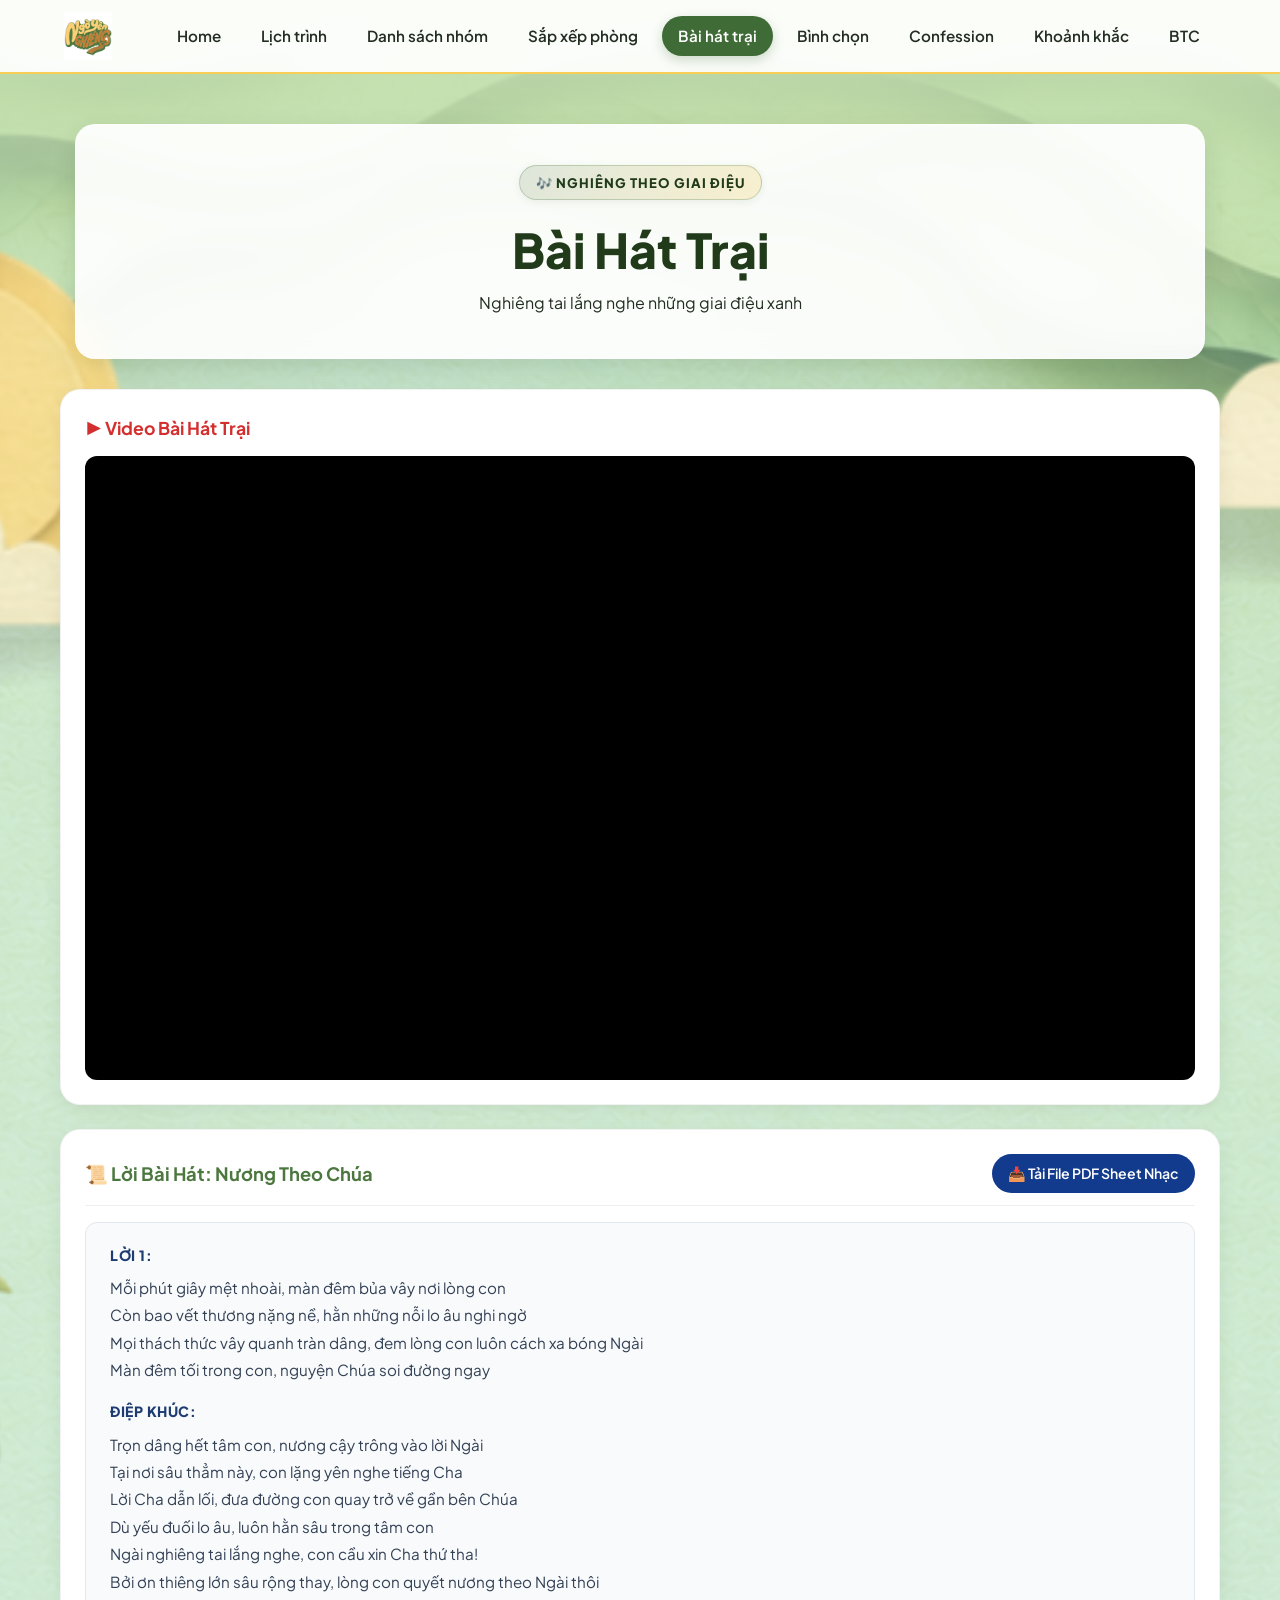
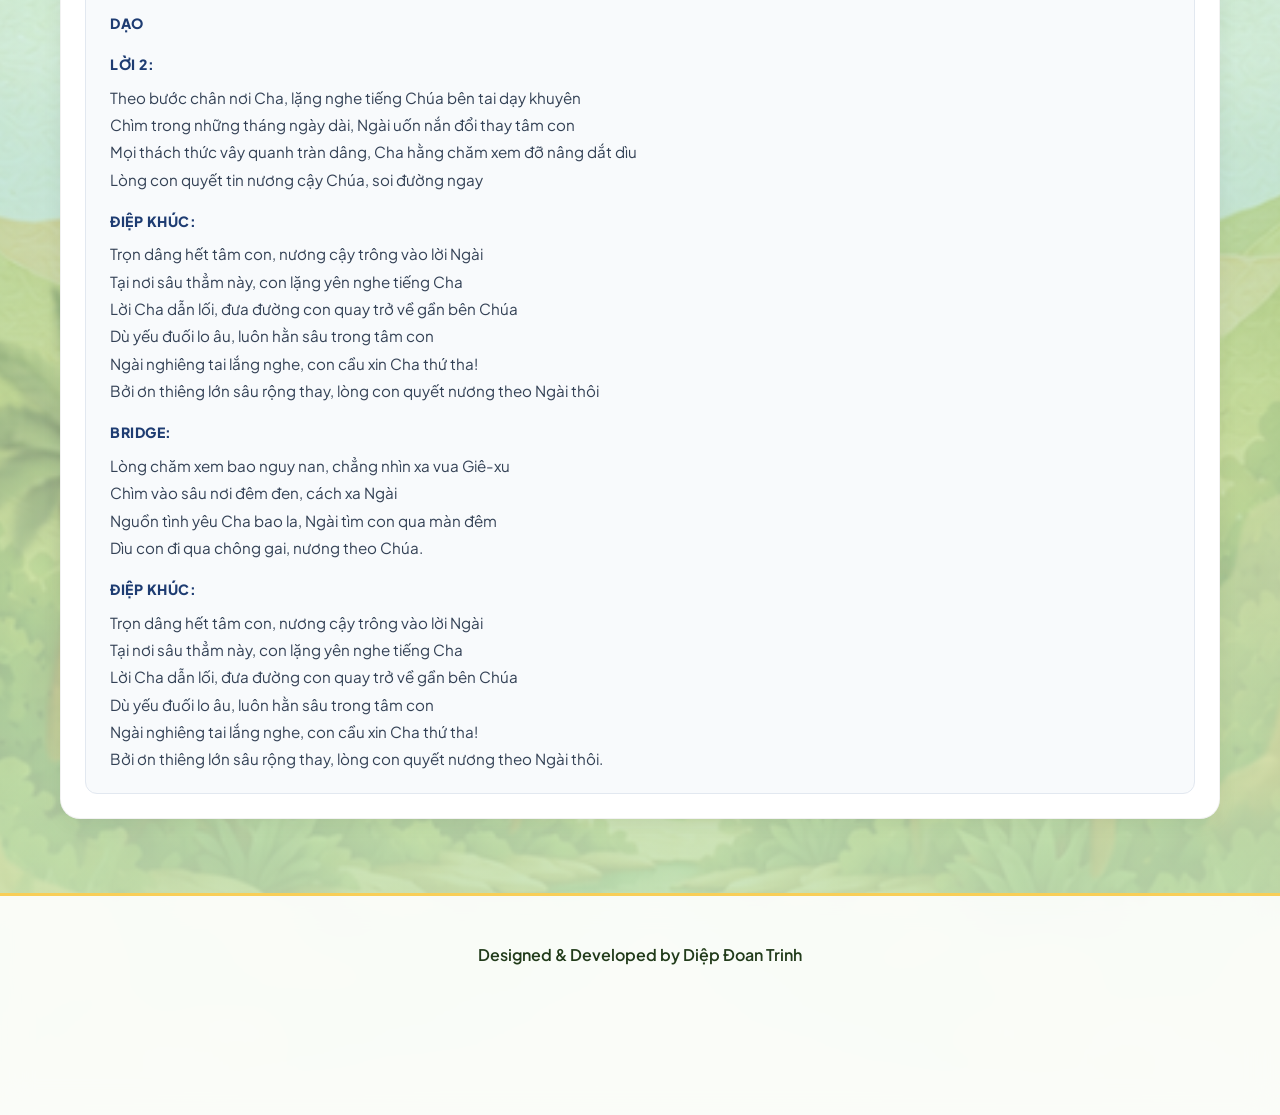
<file: pages/song.html>
<!DOCTYPE html>
<html lang="vi">

<head>
    <meta charset="UTF-8">
    <meta name="viewport" content="width=device-width, initial-scale=1.0">
    <title>Bài Hát Trại</title>

    <link rel="stylesheet" href="../style.css">
    <link rel="icon" href="../images/icon.png">
    <link rel="apple-touch-icon" href="../images/icon.png">
    <link rel="manifest" href="../manifest.json">

    <meta name="theme-color" content="#123b8d">
    <meta name="apple-mobile-web-app-capable" content="yes">
    <meta name="apple-mobile-web-app-status-bar-style" content="black-translucent">
    <meta name="apple-mobile-web-app-title" content="BTN LX">

    <style>
        .song-page-wrapper {
            max-width: 1000px;
            margin: 0 auto;
            padding: 20px 15px;
        }

        /* Thẻ chung */
        .song-card {
            background: #ffffff;
            border-radius: 20px;
            padding: 24px;
            box-shadow: 0 4px 20px rgba(0, 0, 0, 0.06);
            border: 1px solid rgba(0, 0, 0, 0.05);
            display: flex;
            flex-direction: column;
            margin-bottom: 24px;
        }

        /* Card Video YouTube */
        .video-card-header {
            margin-bottom: 14px;
        }

        .video-card-title {
            font-size: 1.1rem;
            font-weight: 700;
            color: #d32f2f;
            display: flex;
            align-items: center;
            gap: 8px;
        }

        .video-container {
            position: relative;
            width: 100%;
            padding-bottom: 56.25%;
            /* Tỉ lệ 16:9 */
            height: 0;
            border-radius: 12px;
            overflow: hidden;
            background: #000;
            margin-top: auto;
        }

        .video-container iframe {
            position: absolute;
            top: 0;
            left: 0;
            width: 100%;
            height: 100%;
            border: 0;
        }

        /* Lời bài hát & Nút Tải Sheet */
        .lyrics-header {
            font-size: 1.15rem;
            font-weight: 700;
            color: #4c7840;
            border-bottom: 1px solid #eee;
            padding-bottom: 12px;
            margin-bottom: 16px;
            display: flex;
            align-items: center;
            justify-content: space-between;
            flex-wrap: wrap;
            gap: 12px;
        }

        .download-sheet-btn {
            display: inline-flex;
            align-items: center;
            gap: 6px;
            background: #123b8d;
            color: #ffffff;
            padding: 8px 16px;
            border-radius: 20px;
            font-size: 0.88rem;
            font-weight: 600;
            text-decoration: none;
            transition: all 0.2s ease;
        }

        .download-sheet-btn:hover {
            background: #1e3c72;
            color: #ffffff;
            transform: translateY(-1px);
        }

        .lyrics-box {
            background: #f8fafc;
            padding: 20px 24px;
            border-radius: 12px;
            border: 1px solid #e2e8f0;
            line-height: 1.8;
            color: #334155;
            font-size: 0.95rem;
        }

        .lyrics-section-tag {
            font-weight: 800;
            color: #1e3c72;
            margin-top: 16px;
            margin-bottom: 6px;
            text-transform: uppercase;
            font-size: 0.88rem;
            letter-spacing: 0.5px;
        }

        .lyrics-section-tag:first-child {
            margin-top: 0;
        }
    </style>
</head>

<body>
    <header>
        <nav>
            <div class="logo">
                <a href="../index.html">
                    <img src="../images/logo.png" alt="NGỜ YÊN NGHIÊNG">
                </a>
            </div>

            <button class="menu-toggle" type="button" aria-label="Toggle Navigation">☰</button>

            <div class="menu">
                <a href="../index.html">Home</a>
                <a href="schedule.html">Lịch trình</a>
                <a href="groups.html">Danh sách nhóm</a>
                <a href="room.html">Sắp xếp phòng</a>
                <a href="song.html" class="active">Bài hát trại</a>
                <a href="vote.html">Bình chọn</a>
                <a href="confession.html">Confession</a>
                <a href="gallery.html">Khoảnh khắc</a>
                <a href="btc.html">BTC</a>
            </div>
        </nav>
    </header>

    <main class="container">
        <section class="page-title glass text-center">
            <span class="page-title-badge">🎶 NGHIÊNG THEO GIAI ĐIỆU</span>
            <h1>Bài Hát Trại</h1>
            <p>Nghiêng tai lắng nghe những giai điệu xanh</p>
        </section>

        <!-- Khung Video YouTube -->
        <div class="song-card">
            <div class="video-card-header">
                <div class="video-card-title">▶ Video Bài Hát Trại</div>
            </div>
            <div class="video-container">
                <iframe src="https://www.youtube.com/embed/f3C_xZteVHY" title="Video bài hát trại"
                    allow="accelerometer; autoplay; clipboard-write; encrypted-media; gyroscope; picture-in-picture"
                    allowfullscreen>
                </iframe>
            </div>
        </div>

        <!-- Khung Lời Bài Hát & Nút Tải Sheet -->
        <div class="song-card">
            <div class="lyrics-header">
                <span>📜 Lời Bài Hát: Nương Theo Chúa</span>
                <a href="../images/Nương theo Ngài.pdf" download class="download-sheet-btn">
                    📥 Tải File PDF Sheet Nhạc
                </a>
            </div>
            <div class="lyrics-box">
                <div class="lyrics-section-tag">Lời 1:</div>
                Mỗi phút giây mệt nhoài, màn đêm bủa vây nơi lòng con<br>
                Còn bao vết thương nặng nề, hằn những nỗi lo âu nghi ngờ<br>
                Mọi thách thức vây quanh tràn dâng, đem lòng con luôn cách xa bóng Ngài<br>
                Màn đêm tối trong con, nguyện Chúa soi đường ngay

                <div class="lyrics-section-tag">Điệp khúc:</div>
                Trọn dâng hết tâm con, nương cậy trông vào lời Ngài<br>
                Tại nơi sâu thẳm này, con lặng yên nghe tiếng Cha<br>
                Lời Cha dẫn lối, đưa đường con quay trở về gần bên Chúa<br>
                Dù yếu đuối lo âu, luôn hằn sâu trong tâm con<br>
                Ngài nghiêng tai lắng nghe, con cầu xin Cha thứ tha!<br>
                Bởi ơn thiêng lớn sâu rộng thay, lòng con quyết nương theo Ngài thôi

                <div class="lyrics-section-tag">DẠO</div>

                <div class="lyrics-section-tag">Lời 2:</div>
                Theo bước chân nơi Cha, lặng nghe tiếng Chúa bên tai dạy khuyên<br>
                Chìm trong những tháng ngày dài, Ngài uốn nắn đổi thay tâm con<br>
                Mọi thách thức vây quanh tràn dâng, Cha hằng chăm xem đỡ nâng dắt dìu<br>
                Lòng con quyết tin nương cậy Chúa, soi đường ngay

                <div class="lyrics-section-tag">Điệp khúc:</div>
                Trọn dâng hết tâm con, nương cậy trông vào lời Ngài<br>
                Tại nơi sâu thẳm này, con lặng yên nghe tiếng Cha<br>
                Lời Cha dẫn lối, đưa đường con quay trở về gần bên Chúa<br>
                Dù yếu đuối lo âu, luôn hằn sâu trong tâm con<br>
                Ngài nghiêng tai lắng nghe, con cầu xin Cha thứ tha!<br>
                Bởi ơn thiêng lớn sâu rộng thay, lòng con quyết nương theo Ngài thôi

                <div class="lyrics-section-tag">Bridge:</div>
                Lòng chăm xem bao nguy nan, chẳng nhìn xa vua Giê-xu<br>
                Chìm vào sâu nơi đêm đen, cách xa Ngài<br>
                Nguồn tình yêu Cha bao la, Ngài tìm con qua màn đêm<br>
                Dìu con đi qua chông gai, nương theo Chúa.

                <div class="lyrics-section-tag">Điệp khúc:</div>
                Trọn dâng hết tâm con, nương cậy trông vào lời Ngài<br>
                Tại nơi sâu thẳm này, con lặng yên nghe tiếng Cha<br>
                Lời Cha dẫn lối, đưa đường con quay trở về gần bên Chúa<br>
                Dù yếu đuối lo âu, luôn hằn sâu trong tâm con<br>
                Ngài nghiêng tai lắng nghe, con cầu xin Cha thứ tha!<br>
                Bởi ơn thiêng lớn sâu rộng thay, lòng con quyết nương theo Ngài thôi.
            </div>
        </div>
    </main>

    <footer>
        <p>Designed & Developed by Diệp Đoan Trinh</p>
    </footer>

    <script>
        // Toggle Menu Mobile
        const toggle = document.querySelector(".menu-toggle");
        const menu = document.querySelector(".menu");

        if (toggle && menu) {
            toggle.addEventListener("click", () => {
                menu.classList.toggle("show");
                toggle.textContent = menu.classList.contains("show") ? "✕" : "☰";
            });

            document.addEventListener("click", (e) => {
                if (!menu.contains(e.target) && !toggle.contains(e.target)) {
                    menu.classList.remove("show");
                    toggle.textContent = "☰";
                }
            });
        }

        // Service Worker
        if ('serviceWorker' in navigator) {
            window.addEventListener('load', () => {
                navigator.serviceWorker.register('../sw.js')
                    .then(reg => console.log('SW đã đăng ký thành công!'))
                    .catch(err => console.log('Lỗi đăng ký SW:', err));
            });
        }
    </script>
    <script src="../tracker.js"></script>
    <script>
        window.addEventListener("load", () => {
            if (typeof logPageVisit === "function") {
                logPageVisit("Bài hát trại");
            }
        });
    </script>
</body>

</html>
</file>
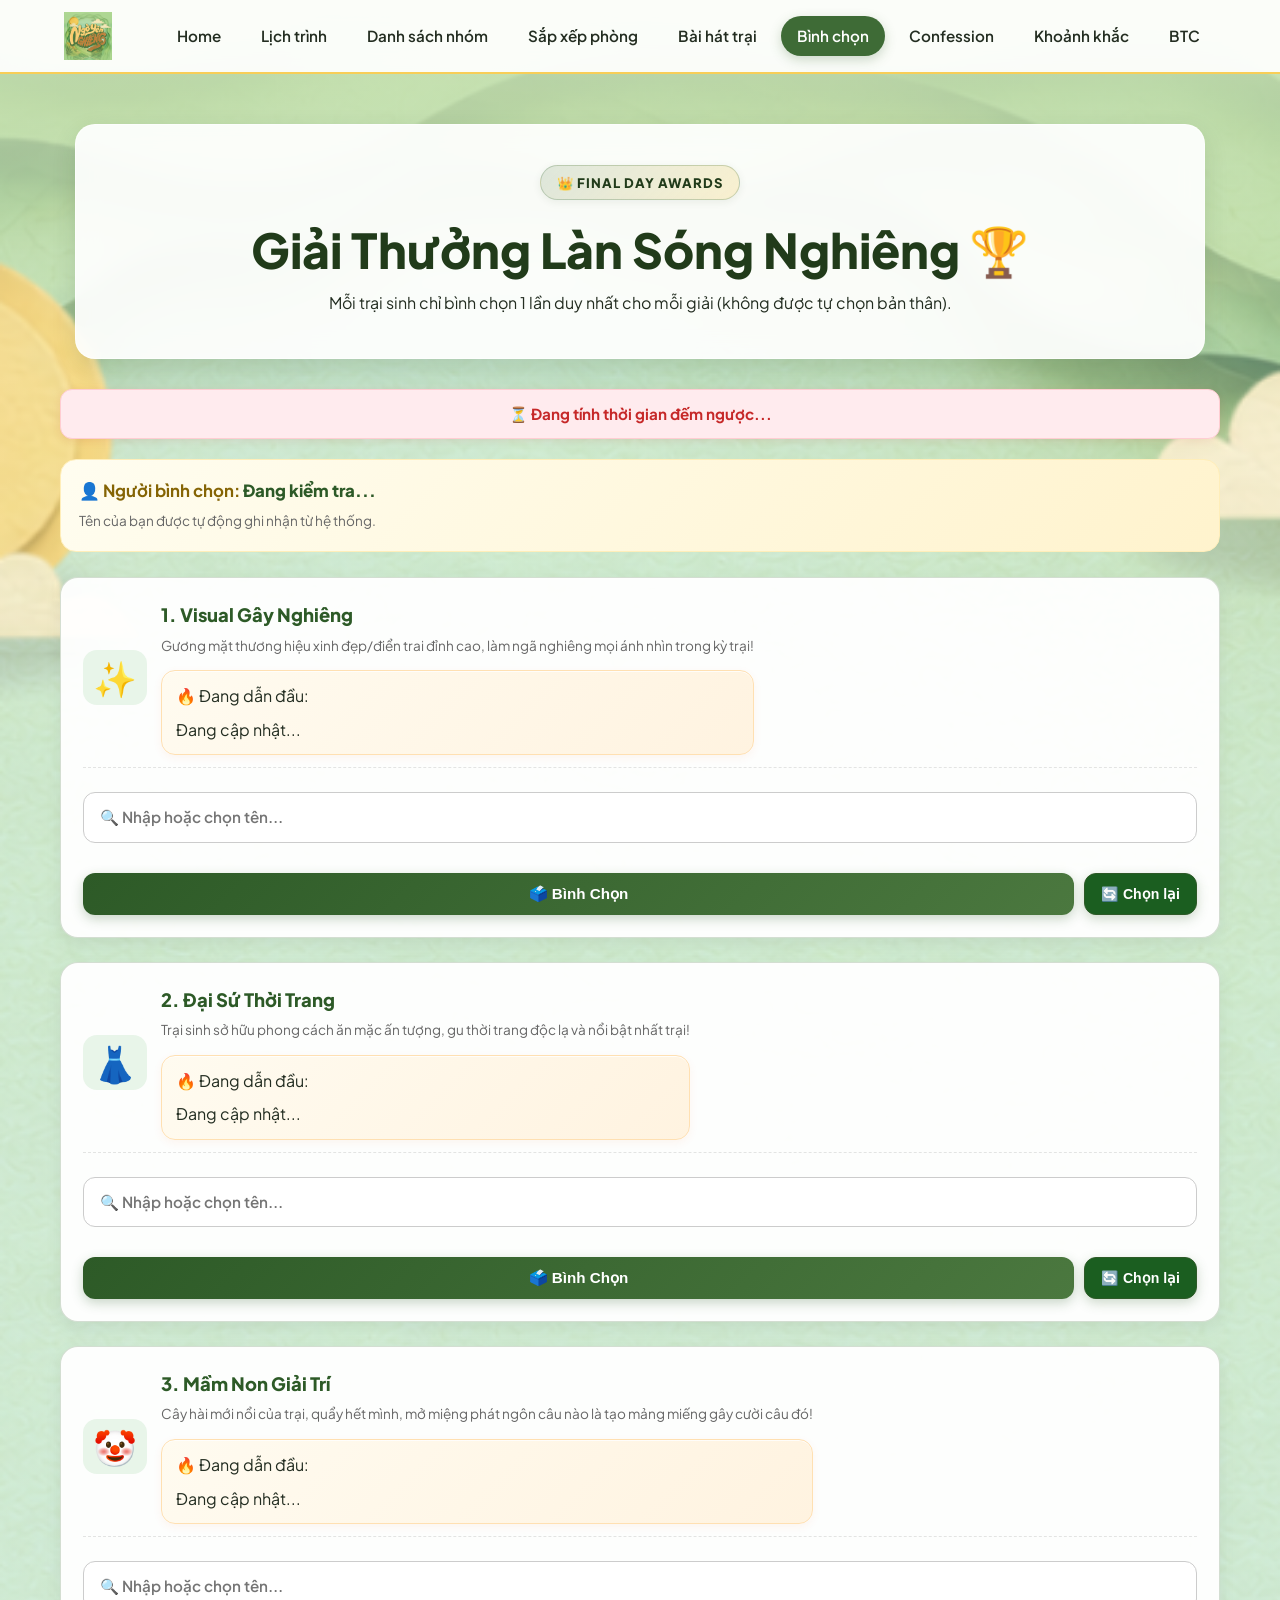
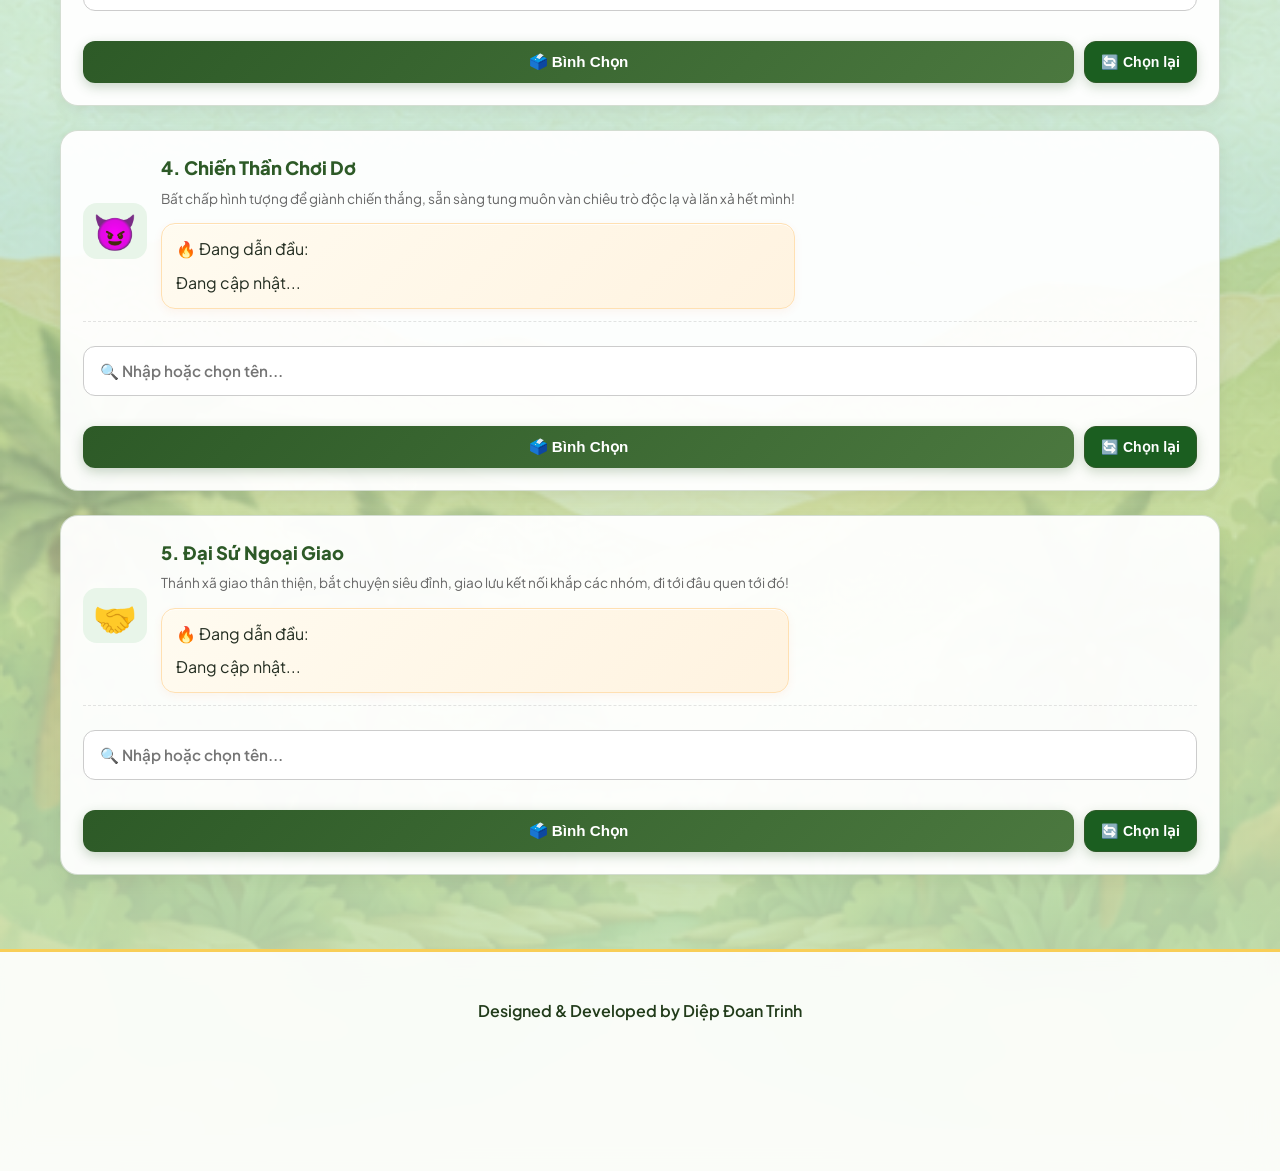
<file: pages/vote.html>
<!DOCTYPE html>
<html lang="vi">

<head>
    <meta charset="UTF-8">
    <meta name="viewport" content="width=device-width, initial-scale=1.0">
    <title>Giải Thưởng Làn Sóng Nghiêng</title>

    <link rel="stylesheet" href="../style.css">
    <link rel="icon" href="../images/icon.png">
    <link rel="apple-touch-icon" href="../images/icon.png">
    <link rel="manifest" href="../manifest.json">

    <meta name="theme-color" content="#123b8d">
    <meta name="apple-mobile-web-app-capable" content="yes">
    <meta name="apple-mobile-web-app-status-bar-style" content="black-translucent">
    <meta name="apple-mobile-web-app-title" content="BTN LX">

    <style>
        .top-voted-badge {
            background: linear-gradient(135deg, #fffbf0 0%, #fff3e0 100%);
            border: 1px solid #ffe0b2;
            border-radius: 14px;
            padding: 12px 14px;
            margin-top: 12px;
            box-shadow: inset 0 1px 0 rgba(255, 255, 255, 0.8), 0 3px 10px rgba(230, 81, 0, 0.06);
            display: flex;
            flex-direction: column;
            gap: 8px;
            width: 100%;
            align-items: flex-start;
            text-align: left;
        }

        .top-voted-badge .top-title {
            font-weight: 800;
            color: #e65100;
            font-size: 0.85rem;
            letter-spacing: 0.3px;
            display: flex;
            align-items: center;
            gap: 6px;
            text-transform: uppercase;
        }

        .top-voted-badge .top-item {
            display: flex;
            justify-content: space-between;
            align-items: center;
            background: #ffffff;
            padding: 8px 12px;
            border-radius: 10px;
            font-size: 0.85rem;
            color: #333333;
            border: 1px solid rgba(0, 0, 0, 0.05);
            box-shadow: 0 2px 4px rgba(0, 0, 0, 0.02);
            transition: transform 0.2s ease;
            width: 100%;
            box-sizing: border-box;
        }

        .top-voted-badge .top-item:first-of-type {
            background: linear-gradient(135deg, #fffde7 0%, #fff59d 100%);
            border: 1px solid #fbc02d;
            font-weight: 700;
        }

        .top-voted-badge .top-item span {
            display: flex;
            align-items: center;
            gap: 6px;
        }

        .top-voted-badge .top-item strong {
            background: #fff3e0;
            color: #e65100;
            border: 1px solid #ffe0b2;
            font-size: 0.75rem;
            padding: 3px 10px;
            border-radius: 20px;
            font-weight: 700;
            letter-spacing: 0.2px;
        }

        .top-voted-badge .top-item:first-of-type strong {
            background: #ffe0b2;
            color: #bf360c;
            border: 1px solid #ffcc80;
            box-shadow: none;
        }

        .rank-tag {
            font-weight: 800;
            font-size: 0.8rem;
            color: #d84315;
            margin-right: 4px;
        }

        .vote-card {
            background: rgba(255, 255, 255, 0.95);
            border-radius: 18px;
            padding: 22px;
            border: 1.5px solid rgba(45, 90, 39, 0.2);
            box-shadow: 0 6px 18px rgba(0, 0, 0, 0.06);
            margin-bottom: 24px;
            transition: all 0.3s ease;
        }

        .vote-header {
            display: flex;
            align-items: center;
            gap: 14px;
            margin-bottom: 12px;
            border-bottom: 1px dashed rgba(0, 0, 0, 0.1);
            padding-bottom: 12px;
        }

        .vote-icon {
            font-size: 2.2rem;
            background: #e8f5e9;
            padding: 10px;
            border-radius: 14px;
            line-height: 1;
        }

        .vote-title h3 {
            font-size: 1.15rem;
            color: #2d5a27;
            margin: 0;
            font-weight: 800;
        }

        .vote-title p {
            font-size: 0.85rem;
            color: #666;
            margin: 4px 0 0 0;
        }

        .vote-form {
            display: flex;
            flex-direction: column;
            gap: 10px;
            margin-top: 14px;
        }

        .input-custom {
            width: 100%;
            padding: 12px 16px;
            border-radius: 12px;
            border: 1.5px solid #ccc;
            font-size: 0.95rem;
            font-weight: 600;
            outline: none;
            background: #fff;
            box-sizing: border-box;
            transition: border-color 0.2s ease;
        }

        .input-custom:focus {
            border-color: #2d5a27;
        }

        .input-custom:disabled {
            background-color: #f5f5f5;
            cursor: not-allowed;
            color: #555;
        }

        .action-buttons {
            display: flex;
            gap: 10px;
        }

        .btn-vote {
            flex: 1;
            background: linear-gradient(135deg, #2d5a27, #4b783f);
            color: #fff;
            border: none;
            padding: 12px;
            border-radius: 12px;
            font-weight: 700;
            font-size: 0.95rem;
            cursor: pointer;
            transition: all 0.25s ease;
            box-shadow: 0 4px 12px rgba(45, 90, 39, 0.25);
        }

        .btn-vote:disabled {
            background: #a5d6a7;
            color: #2e7d32;
            cursor: not-allowed;
            box-shadow: none;
        }

        .btn-reset-cat {
            background: #1b5e20;
            color: #a5d6a7;
            border: 1.5px solid #2d5a27;
            padding: 12px 16px;
            border-radius: 12px;
            font-weight: 700;
            font-size: 0.88rem;
            cursor: pointer;
            transition: all 0.2s ease;
        }

        .btn-reset-cat:hover {
            background: #2d5a27;
            color: #ffffff;
        }

        .vote-status {
            font-size: 0.85rem;
            font-weight: 700;
            color: #1b5e20;
            background: #e8f5e9;
            padding: 6px 12px;
            border-radius: 8px;
            display: inline-block;
        }

        .voter-info-box {
            background: linear-gradient(135deg, #fffdf0, #fff3cd);
            border: 1px solid #ffeeba;
            border-radius: 16px;
            padding: 18px;
            margin-bottom: 25px;
        }

        .voter-info-box h3 {
            margin: 0;
            color: #856404;
            font-size: 1.05rem;
        }

        .deadline-banner {
            background: #ffebee;
            color: #c62828;
            border: 1px solid #ffcdd2;
            padding: 12px 16px;
            border-radius: 12px;
            font-weight: bold;
            text-align: center;
            margin-bottom: 20px;
            font-size: 0.95rem;
            box-shadow: 0 2px 8px rgba(198, 40, 40, 0.1);
        }

        .countdown-time {
            color: #d32f2f;
            font-weight: 800;
            font-family: monospace, sans-serif;
            font-size: 1.1rem;
            background: #fff;
            padding: 2px 8px;
            border-radius: 6px;
            border: 1px solid #ffcdd2;
            margin-left: 6px;
        }
    </style>
</head>

<body>
    <!-- Datalist chứa toàn bộ tên trại sinh để tự gợi ý khi gõ -->
    <datalist id="membersDatalist"></datalist>

    <header>
        <nav>
            <div class="logo">
                <a href="../index.html">
                    <img src="../images/icon.png" alt="NGỜ YÊN NGHIÊNG">
                </a>
            </div>
            <button class="menu-toggle" aria-label="Toggle Navigation">☰</button>
            <div class="menu">
                <a href="../index.html">Home</a>
                <a href="schedule.html">Lịch trình</a>
                <a href="groups.html">Danh sách nhóm</a>
                <a href="room.html">Sắp xếp phòng</a>
                <a href="song.html">Bài hát trại</a>
                <a href="vote.html" class="active">Bình chọn</a>
                <a href="confession.html">Confession</a>
                <a href="gallery.html">Khoảnh khắc</a>
                <a href="btc.html">BTC</a>
            </div>
        </nav>
    </header>

    <main class="container">
        <section class="page-title glass text-center">
            <span class="page-title-badge">👑 FINAL DAY AWARDS</span>
            <h1>Giải Thưởng Làn Sóng Nghiêng 🏆</h1>
            <p>Mỗi trại sinh chỉ bình chọn 1 lần duy nhất cho mỗi giải (không được tự chọn bản thân).</p>
        </section>

        <div id="deadlineBanner" class="deadline-banner">
            ⏳ Đang tính thời gian đếm ngược...
        </div>

        <div class="voter-info-box">
            <h3>👤 Người bình chọn: <span id="voterNameDisplay" style="color: #2d5a27; font-weight: 800;">Đang kiểm tra...</span></h3>
            <p id="voterNote" style="font-size: 0.85rem; color: #666; margin: 4px 0 0 0;">Tên của bạn được tự động ghi nhận từ hệ thống.</p>
        </div>

        <!-- Các Hạng Mục Bình Chọn -->
        <div id="voteCategoriesGrid">

            <!-- 1. Visual Gây Nghiêng -->
            <div class="vote-card" data-category="Visual Gây Nghiêng">
                <div class="vote-header">
                    <span class="vote-icon">✨</span>
                    <div class="vote-title">
                        <h3>1. Visual Gây Nghiêng</h3>
                        <p>Gương mặt thương hiệu xinh đẹp/điển trai đỉnh cao, làm ngã nghiêng mọi ánh nhìn trong kỳ trại!</p>
                        <div class="top-voted-badge" id="top_Visual Gây Nghiêng">
                            🔥 Đang dẫn đầu: <span>Đang cập nhật...</span>
                        </div>
                    </div>
                </div>
                <div class="vote-form">
                    <input type="text" class="input-custom member-input" list="membersDatalist" placeholder="🔍 Nhập hoặc chọn tên..." autocomplete="off">
                    <div class="action-buttons">
                        <button class="btn-vote" onclick="submitVote('Visual Gây Nghiêng')">🗳️ Bình Chọn</button>
                        <button class="btn-reset-cat" onclick="resetSingleVote('Visual Gây Nghiêng')">🔄 Chọn lại</button>
                    </div>
                    <div class="vote-status" id="status_Visual Gây Nghiêng" style="display:none;"></div>
                </div>
            </div>

            <!-- 2. Đại Sứ Thời Trang -->
            <div class="vote-card" data-category="Đại Sứ Thời Trang">
                <div class="vote-header">
                    <span class="vote-icon">👗</span>
                    <div class="vote-title">
                        <h3>2. Đại Sứ Thời Trang</h3>
                        <p>Trại sinh sở hữu phong cách ăn mặc ấn tượng, gu thời trang độc lạ và nổi bật nhất trại!</p>
                        <div class="top-voted-badge" id="top_Đại Sứ Thời Trang">
                            🔥 Đang dẫn đầu: <span>Đang cập nhật...</span>
                        </div>
                    </div>
                </div>
                <div class="vote-form">
                    <input type="text" class="input-custom member-input" list="membersDatalist" placeholder="🔍 Nhập hoặc chọn tên..." autocomplete="off">
                    <div class="action-buttons">
                        <button class="btn-vote" onclick="submitVote('Đại Sứ Thời Trang')">🗳️ Bình Chọn</button>
                        <button class="btn-reset-cat" onclick="resetSingleVote('Đại Sứ Thời Trang')">🔄 Chọn lại</button>
                    </div>
                    <div class="vote-status" id="status_Đại Sứ Thời Trang" style="display:none;"></div>
                </div>
            </div>

            <!-- 3. Mầm Non Giải Trí -->
            <div class="vote-card" data-category="Mầm Non Giải Trí">
                <div class="vote-header">
                    <span class="vote-icon">🤡</span>
                    <div class="vote-title">
                        <h3>3. Mầm Non Giải Trí</h3>
                        <p>Cây hài mới nổi của trại, quẩy hết mình, mở miệng phát ngôn câu nào là tạo mảng miếng gây cười câu đó!</p>
                        <div class="top-voted-badge" id="top_Mầm Non Giải Trí">
                            🔥 Đang dẫn đầu: <span>Đang cập nhật...</span>
                        </div>
                    </div>
                </div>
                <div class="vote-form">
                    <input type="text" class="input-custom member-input" list="membersDatalist" placeholder="🔍 Nhập hoặc chọn tên..." autocomplete="off">
                    <div class="action-buttons">
                        <button class="btn-vote" onclick="submitVote('Mầm Non Giải Trí')">🗳️ Bình Chọn</button>
                        <button class="btn-reset-cat" onclick="resetSingleVote('Mầm Non Giải Trí')">🔄 Chọn lại</button>
                    </div>
                    <div class="vote-status" id="status_Mầm Non Giải Trí" style="display:none;"></div>
                </div>
            </div>

            <!-- 4. Chiến Thần Chơi Dơ -->
            <div class="vote-card" data-category="Chiến Thần Chơi Dơ">
                <div class="vote-header">
                    <span class="vote-icon">😈</span>
                    <div class="vote-title">
                        <h3>4. Chiến Thần Chơi Dơ</h3>
                        <p>Bất chấp hình tượng để giành chiến thắng, sẵn sàng tung muôn vàn chiêu trò độc lạ và lăn xả hết mình!</p>
                        <div class="top-voted-badge" id="top_Chiến Thần Chơi Dơ">
                            🔥 Đang dẫn đầu: <span>Đang cập nhật...</span>
                        </div>
                    </div>
                </div>
                <div class="vote-form">
                    <input type="text" class="input-custom member-input" list="membersDatalist" placeholder="🔍 Nhập hoặc chọn tên..." autocomplete="off">
                    <div class="action-buttons">
                        <button class="btn-vote" onclick="submitVote('Chiến Thần Chơi Dơ')">🗳️ Bình Chọn</button>
                        <button class="btn-reset-cat" onclick="resetSingleVote('Chiến Thần Chơi Dơ')">🔄 Chọn lại</button>
                    </div>
                    <div class="vote-status" id="status_Chiến Thần Chơi Dơ" style="display:none;"></div>
                </div>
            </div>

            <!-- 5. Đại Sứ Ngoại Giao -->
            <div class="vote-card" data-category="Đại Sứ Ngoại Giao">
                <div class="vote-header">
                    <span class="vote-icon">🤝</span>
                    <div class="vote-title">
                        <h3>5. Đại Sứ Ngoại Giao</h3>
                        <p>Thánh xã giao thân thiện, bắt chuyện siêu đỉnh, giao lưu kết nối khắp các nhóm, đi tới đâu quen tới đó!</p>
                        <div class="top-voted-badge" id="top_Đại Sứ Ngoại Giao">
                            🔥 Đang dẫn đầu: <span>Đang cập nhật...</span>
                        </div>
                    </div>
                </div>
                <div class="vote-form">
                    <input type="text" class="input-custom member-input" list="membersDatalist" placeholder="🔍 Nhập hoặc chọn tên..." autocomplete="off">
                    <div class="action-buttons">
                        <button class="btn-vote" onclick="submitVote('Đại Sứ Ngoại Giao')">🗳️ Bình Chọn</button>
                        <button class="btn-reset-cat" onclick="resetSingleVote('Đại Sứ Ngoại Giao')">🔄 Chọn lại</button>
                    </div>
                    <div class="vote-status" id="status_Đại Sứ Ngoại Giao" style="display:none;"></div>
                </div>
            </div>

        </div>
    </main>

    <footer>
        <p>Designed & Developed by Diệp Đoan Trinh</p>
    </footer>

    <script>
        const toggle = document.querySelector(".menu-toggle");
        const menu = document.querySelector(".menu");
        if (toggle && menu) {
            toggle.addEventListener("click", () => {
                menu.classList.toggle("show");
                toggle.textContent = menu.classList.contains("show") ? "✕" : "☰";
            });
        }
    
        const SCRIPT_URL = "https://script.google.com/macros/s/AKfycbwHoTwNctLvhXDetSctwuJzcY922QOIvzTuxRYkqIf2pTwkb3kUALNsROaykI3iFv66fA/exec";
        let localVotes = JSON.parse(localStorage.getItem("camp_votes") || "{}");
        let availableMembers = [];
    
        // Hạn chót: 18:30:00 ngày 02/09/2026
        const VOTE_DEADLINE = new Date("2026-09-02T18:30:00+07:00");
    
        function isVotingClosed() {
            return new Date() >= VOTE_DEADLINE;
        }
    
        // Đồng hồ đếm ngược thời gian thực
        function startCountdownTimer() {
            const banner = document.getElementById("deadlineBanner");
    
            function updateClock() {
                const now = new Date();
                const diff = VOTE_DEADLINE - now;
    
                if (diff <= 0) {
                    banner.style.background = "#d32f2f";
                    banner.style.color = "#fff";
                    banner.innerHTML = "⛔ CỔNG BÌNH CHỌN ĐÃ ĐÓNG LÚC 18:30 HÔM NAY (02/09)!";
    
                    document.querySelectorAll(".btn-vote").forEach(btn => {
                        btn.disabled = true;
                        btn.textContent = "🔒 Đã Đóng Vote";
                    });
                    document.querySelectorAll(".btn-reset-cat").forEach(btn => btn.style.display = "none");
                    document.querySelectorAll(".member-input").forEach(input => input.disabled = true);
                    
                    // Cập nhật lại khung Top 3 sang thông báo bế mạc ngay khi hết giờ
                    loadTopVotes();
                    return;
                }
    
                const hours = Math.floor(diff / (1000 * 60 * 60));
                const minutes = Math.floor((diff % (1000 * 60 * 60)) / (1000 * 60));
                const seconds = Math.floor((diff % (1000 * 60)) / 1000);
    
                const hStr = String(hours).padStart(2, '0');
                const mStr = String(minutes).padStart(2, '0');
                const sStr = String(seconds).padStart(2, '0');
    
                banner.innerHTML = `⏳ Hạn bình chọn: <b>18:30 hôm nay (02/09)</b> — Đóng cổng sau: <span class="countdown-time">${hStr}:${mStr}:${sStr}</span>`;
            }
    
            updateClock();
            setInterval(updateClock, 1000);
        }
    
        function getSavedVoterName() {
            return localStorage.getItem("camp_user_name") ||
                localStorage.getItem("user_name") ||
                localStorage.getItem("userName") ||
                localStorage.getItem("voter_name") || "";
        }
    
        function cleanName(str) {
            return String(str || "")
                .replace(/\s*[\(\[\{-]?\s*(BĐH|BDH)\s*[\)\]\}]?/gi, '')
                .replace(/\s+/g, ' ')
                .trim();
        }
    
        function normalizeName(str) {
            return cleanName(str).toLowerCase().normalize("NFC");
        }
    
        function removeAccents(str) {
            return String(str || "")
                .normalize("NFD")
                .replace(/[\u0300-\u036f]/g, "")
                .replace(/đ/g, "d")
                .replace(/Đ/g, "D")
                .toLowerCase()
                .trim();
        }
    
        function renderDatalist(filterQuery = "") {
            const datalist = document.getElementById("membersDatalist");
            datalist.innerHTML = "";
    
            const cleanQuery = removeAccents(filterQuery);
            const filtered = availableMembers.filter(name =>
                cleanQuery === "" || removeAccents(name).includes(cleanQuery)
            );
    
            filtered.forEach(name => {
                const opt = document.createElement("option");
                opt.value = name;
                datalist.appendChild(opt);
            });
        }
    
        function initVoterInfo() {
            const voterName = getSavedVoterName();
            const displayElem = document.getElementById("voterNameDisplay");
            const noteElem = document.getElementById("voterNote");
    
            if (voterName) {
                displayElem.textContent = voterName;
            } else {
                displayElem.textContent = "Chưa xác định";
                displayElem.style.color = "#d32f2f";
                noteElem.textContent = "⚠️ Không tìm thấy tên của bạn từ trang chủ. Vui lòng quay lại Trang chủ để chọn/nhập tên!";
            }
        }
    
        async function loadNominees() {
            try {
                const res = await fetch(`${SCRIPT_URL}?action=groups`);
                const data = await res.json();
    
                const currentVoterNorm = normalizeName(getSavedVoterName());
                let allMembers = [];
    
                if (Array.isArray(data)) {
                    data.forEach(item => {
                        if (typeof item === "string") {
                            allMembers.push(cleanName(item));
                        } else if (item.members && Array.isArray(item.members)) {
                            item.members.forEach(m => allMembers.push(cleanName(m)));
                        } else if (item.name) {
                            allMembers.push(cleanName(item.name));
                        }
                        if (item.leader) allMembers.push(cleanName(item.leader));
                        if (item.subLeader) allMembers.push(cleanName(item.subLeader));
                    });
                }
    
                availableMembers = [...new Set(allMembers)]
                    .filter(n => n.length > 0 && normalizeName(n) !== currentVoterNorm)
                    .sort();
    
                renderDatalist();
                setupSearchInputListeners();
                restoreUserVotes();
                loadTopVotes();
                startCountdownTimer();
            } catch (err) {
                console.error("Lỗi tải danh sách trại sinh:", err);
            }
        }
    
        function setupSearchInputListeners() {
            document.querySelectorAll(".member-input").forEach(input => {
                input.addEventListener("input", function () {
                    renderDatalist(this.value);
                });
            });
        }
    
        async function loadTopVotes() {
            // NẾU ĐÃ HẾT GIỜ (TỪ 18:30 TRỞ ĐI): Hiển thị thông báo bảo mật kết quả
            if (isVotingClosed()) {
                document.querySelectorAll(".top-voted-badge").forEach(topBox => {
                    topBox.innerHTML = `
                        <div class="top-title">🏆 KẾT QUẢ BÌNH CHỌN</div>
                        <div style="font-size: 0.88rem; color: #e65100; font-weight: 700; padding: 4px 0;">
                            🎉 Kết quả sẽ được công bố vào buổi BẾ MẠC!
                        </div>
                    `;
                });
                return;
            }
    
            // NẾU CHƯA HẾT GIỜ: Tải và hiển thị Top 3 bình thường
            try {
                const res = await fetch(`${SCRIPT_URL}?action=get_top_votes`);
                const result = await res.json();
    
                if (result.status === "success" && result.data) {
                    const rankLabels = ["🥇 TOP 1", "🥈 TOP 2", "🥉 TOP 3"];
    
                    for (let cat in result.data) {
                        const topBox = document.getElementById(`top_${cat}`);
                        if (!topBox) continue;
    
                        let rawData = result.data[cat];
                        let list = [];
    
                        if (Array.isArray(rawData)) {
                            list = rawData;
                        } else if (rawData && Array.isArray(rawData.top3)) {
                            list = rawData.top3;
                        } else if (rawData && typeof rawData === 'object' && !rawData.topCandidate) {
                            list = Object.keys(rawData).map(name => ({
                                candidate: name,
                                votes: rawData[name]
                            })).sort((a, b) => b.votes - a.votes);
                        } else if (rawData && rawData.topCandidate) {
                            list = [{ candidate: rawData.topCandidate, votes: rawData.votes }];
                        }
    
                        const top3 = list.filter(item => (item.votes || item.count || 0) > 0).slice(0, 3);
    
                        if (top3.length === 0) {
                            topBox.innerHTML = `
                                <div class="top-title">🔥 Top 3 Dẫn Đầu</div>
                                <div style="font-size: 0.8rem; color: #888; margin-top: 2px;">Chưa có lượt vote nào</div>
                            `;
                        } else {
                            let html = `<div class="top-title">🔥 Top 3 Dẫn Đầu</div>`;
                            top3.forEach((item, index) => {
                                const name = item.candidate || item.name || item.topCandidate || "Ẩn danh";
                                const count = item.votes || item.count || 0;
                                const rankText = rankLabels[index] || `TOP ${index + 1}`;
                                html += `
                                    <div class="top-item">
                                        <span><span class="rank-tag">${rankText}:</span> <b>${name}</b></span>
                                        <strong>${count} vote</strong>
                                    </div>
                                `;
                            });
                            topBox.innerHTML = html;
                        }
                    }
                }
            } catch (err) {
                console.error("Lỗi tải danh sách dẫn đầu:", err);
            }
        }
    
        function restoreUserVotes() {
            initVoterInfo();
    
            for (let category in localVotes) {
                const card = document.querySelector(`.vote-card[data-category="${category}"]`);
                if (card) {
                    const input = card.querySelector(".member-input");
                    const btn = card.querySelector(".btn-vote");
    
                    if (input) {
                        input.value = localVotes[category];
                        input.disabled = true;
                    }
    
                    if (btn) {
                        btn.disabled = true;
                        btn.textContent = "🔒 Đã Bình Chọn";
                    }
    
                    const status = document.getElementById(`status_${category}`);
                    if (status) {
                        status.style.display = "inline-block";
                        status.textContent = `✅ Đã chọn: ${localVotes[category]}`;
                    }
                }
            }
        }
    
        function resetSingleVote(category) {
            if (isVotingClosed()) {
                alert("⛔ Cổng bình chọn đã đóng lúc 18:30, không thể thay đổi lượt vote!");
                return;
            }
    
            if (!localVotes[category]) {
                alert("Mục này bạn chưa chọn nên không cần xoá!");
                return;
            }
    
            if (confirm(`Bạn có muốn chọn lại cho mục "${category}"? Lượt vote cũ sẽ bị xoá và cập nhật mới.`)) {
                delete localVotes[category];
                localStorage.setItem("camp_votes", JSON.stringify(localVotes));
    
                const card = document.querySelector(`.vote-card[data-category="${category}"]`);
                if (card) {
                    const input = card.querySelector(".member-input");
                    const btn = card.querySelector(".btn-vote");
                    const status = document.getElementById(`status_${category}`);
    
                    if (input) {
                        input.value = "";
                        input.disabled = false;
                        input.focus();
                    }
    
                    if (btn) {
                        btn.disabled = false;
                        btn.textContent = "🗳️ Bình Chọn";
                    }
    
                    if (status) {
                        status.style.display = "none";
                        status.textContent = "";
                    }
                }
            }
        }
    
        async function submitVote(category) {
            if (isVotingClosed()) {
                alert("⛔ Cổng bình chọn đã đóng lúc 18:30 hôm nay!");
                return;
            }
    
            const voterName = getSavedVoterName();
            if (!voterName) {
                alert("⚠️ Không tìm thấy tên người bình chọn! Vui lòng quay lại Trang chủ để chọn hoặc nhập tên trước khi vote.");
                return;
            }
    
            const card = document.querySelector(`.vote-card[data-category="${category}"]`);
            const input = card.querySelector(".member-input");
            const btn = card.querySelector(".btn-vote");
            const targetValue = cleanName(input.value);
    
            if (!targetValue) {
                alert("⚠️ Vui lòng nhập hoặc chọn 1 ứng viên!");
                return;
            }
    
            const matchName = availableMembers.find(m =>
                removeAccents(m) === removeAccents(targetValue) ||
                normalizeName(m) === normalizeName(targetValue)
            );
    
            if (!matchName) {
                alert("⚠️ Tên ứng viên không đúng hoặc không có trong danh sách trại sinh!");
                return;
            }
    
            if (normalizeName(voterName) === normalizeName(matchName)) {
                alert("⚠️ Bạn không thể tự bình chọn cho chính bản thân mình!");
                return;
            }
    
            localVotes[category] = matchName;
            localStorage.setItem("camp_votes", JSON.stringify(localVotes));
    
            input.value = matchName;
            input.disabled = true;
            btn.disabled = true;
            btn.textContent = "🔒 Đã Bình Chọn";
    
            const status = document.getElementById(`status_${category}`);
            status.style.display = "inline-block";
            status.textContent = "⌛ Đang ghi nhận vote...";
    
            try {
                const response = await fetch(SCRIPT_URL, {
                    method: "POST",
                    body: JSON.stringify({
                        action: "submit_vote",
                        voterName: voterName,
                        category: category,
                        target: matchName
                    })
                });
    
                const resData = await response.json();
                if (resData.status === "error") {
                    alert(resData.message);
                    return;
                }
    
                status.textContent = `✅ Đã chọn: ${matchName}`;
                alert("🎉 Đã lưu lượt bình chọn thành công!");
                loadTopVotes();
            } catch (e) {
                status.textContent = `✅ Đã chọn: ${matchName}`;
            }
        }
    
        document.addEventListener("DOMContentLoaded", loadNominees);
    </script>
    <script src="../tracker.js"></script>
    <script>
        window.addEventListener("load", () => {
            if (typeof logPageVisit === "function") {
                logPageVisit("Bình chọn");
            }
        });
    </script>
</body>

</html>
</file>
<file: style.css>
/* ==========================================================================
   1. IMPORTS, VARS & BASE RESET (CONCEPT POSTER NGỜ YÊN NGHIÊNG)
   ========================================================================== */
@import url('https://fonts.googleapis.com/css2?family=Plus+Jakarta+Sans:wght@400;500;600;700;800&display=swap');

:root {
    --color-green-main: #3e6b36;
    --color-green-dark: #213b1a;
    --color-yellow-main: #f8ce57;
    --color-brown-main: #a86233;
    --color-cyan-stream: #2ba08a;
    --color-cream-soft: #fbf7ec;
    --color-bg-paper: #f4f6ee;
    --color-text-main: #232d21;
    --color-blue-fb: #2d6cdf;

    --shadow-paper: 0 8px 24px rgba(33, 59, 26, 0.12);
    --shadow-hover: 0 16px 36px rgba(33, 59, 26, 0.2);
    --transition-fast: all 0.25s ease;
    --transition-smooth: all 0.35s cubic-bezier(0.25, 1, 0.5, 1);
}

* {
    margin: 0;
    padding: 0;
    box-sizing: border-box;
}

html {
    scroll-behavior: smooth;
}

body {
    color: var(--color-text-main);
    background: linear-gradient(rgba(244, 246, 238, 0.35), rgba(244, 246, 238, 0.35)),
        url(images/background.png) center/cover scroll;
    min-height: 100vh;
    font-family: 'Plus Jakarta Sans', -apple-system, sans-serif;
    line-height: 1.6;
}

::selection {
    background: var(--color-green-main);
    color: var(--color-yellow-main);
}

section {
    margin-bottom: 30px;
}

.container {
    max-width: 1200px;
    margin: 0 auto;
    padding: 20px;
}

/* ==========================================================================
      2. TYPOGRAPHY & SHARED UTILITIES
      ========================================================================== */
h1,
h2,
h3,
label {
    color: var(--color-green-dark);
}

h1 {
    text-align: center;
    font-size: clamp(32px, 5vw, 48px);
    font-weight: 800;
}

h2 {
    font-weight: 700;
}

p {
    line-height: 1.8;
}

.text-center {
    text-align: center;
}

.section-description,
.sub-text,
.gallery-subtitle {
    color: #556353;
}

.section-description {
    margin: 10px 0 30px;
}

.sub-text {
    font-size: 0.9rem;
    opacity: 0.85;
    margin-top: 5px;
}

.flex-center {
    display: flex;
    align-items: center;
    justify-content: center;
}

.page-title,
.group-card,
.member-card,
.countdown,
.confession-form {
    background: rgba(255, 255, 255, 0.92);
    backdrop-filter: blur(12px);
    -webkit-backdrop-filter: blur(12px);
    border-radius: 24px;
    box-shadow: var(--shadow-paper);
    border: 1px solid rgba(248, 206, 87, 0.3);
}

.glass {
    background: rgba(255, 255, 255, 0.92);
    backdrop-filter: blur(12px);
    -webkit-backdrop-filter: blur(12px);
    border: 1px solid rgba(255, 255, 255, 0.6);
    border-radius: 20px;
    box-shadow: var(--shadow-paper);
}

/* ==========================================================================
      3. BUTTONS & INPUTS
      ========================================================================== */
button,
.call-btn,
.facebook-btn,
.upload-btn {
    display: inline-flex;
    justify-content: center;
    align-items: center;
    padding: 12px 26px;
    border-radius: 14px;
    font-weight: 700;
    cursor: pointer;
    border: none;
    transition: var(--transition-fast);
    text-decoration: none !important;
}

button,
.call-btn {
    background: var(--color-green-main);
    color: #ffffff !important;
    box-shadow: 0 4px 12px rgba(62, 107, 54, 0.25);
}

button:hover,
.call-btn:hover {
    background: var(--color-green-dark);
    transform: translateY(-2px);
    box-shadow: var(--shadow-hover);
}

.facebook-btn {
    background: var(--color-blue-fb);
    color: #fff !important;
}

.facebook-btn:hover {
    background: #185cbc;
    transform: translateY(-2px);
}

input,
textarea,
select {
    width: 100%;
    padding: 14px 18px;
    margin: 10px 0 20px;
    border: 2px solid #dce4d9;
    border-radius: 14px;
    font: inherit;
    font-size: 15px;
    transition: var(--transition-fast);
    background: rgba(255, 255, 255, 0.95);
}

input:focus,
textarea:focus,
select:focus {
    outline: none;
    border-color: var(--color-green-main);
    box-shadow: 0 0 0 4px rgba(62, 107, 54, 0.15);
}

textarea {
    resize: vertical;
    min-height: 180px;
}

.form-group {
    margin-bottom: 20px;
    transition: opacity 0.3s ease;
}

.form-group label {
    display: block;
    font-weight: 600;
    margin-bottom: 8px;
    color: var(--color-green-dark);
    font-size: 0.95rem;
}

.label-row {
    display: flex;
    justify-content: space-between;
    align-items: center;
}

.char-count {
    font-size: 0.8rem;
    color: #778873;
}

/* ==========================================================================
   4. HEADER & NAV (CẬP NHẬT BO TRÒN & MOTION MƯỢT)
   ========================================================================== */
   header {
    position: sticky;
    top: 0;
    z-index: 100;
    background: rgba(255, 255, 255, 0.92);
    backdrop-filter: blur(16px);
    -webkit-backdrop-filter: blur(16px);
    border-bottom: 2px solid var(--color-yellow-main);
    transition: all 0.3s ease;
}

nav {
    display: flex;
    justify-content: space-between;
    align-items: center;
    max-width: 1200px;
    margin: auto;
    padding: 12px 24px;
}

.logo {
    flex-shrink: 0;
}

.logo img {
    height: 48px;
    width: auto;
    display: block;
    transition: transform 0.4s cubic-bezier(0.34, 1.56, 0.64, 1);
}

.logo img:hover {
    transform: rotate(-4deg) scale(1.08);
}

.menu {
    display: flex;
    align-items: center;
    justify-content: flex-end;
    gap: 8px;
    flex: 1;
}

/* Các nút Link trong Menu: Bo tròn hình viên thuốc & Motion mượt không giật */
.menu a {
    display: inline-flex;
    align-items: center;
    justify-content: center;
    padding: 8px 16px;
    border-radius: 50px;
    font-size: 0.95rem;
    font-weight: 600;
    color: var(--color-text-main);
    text-decoration: none;
    /* Dùng curve mượt màng, loại bỏ nảy quá đà gây giật */
    transition: background 0.25s ease, color 0.25s ease, transform 0.2s ease;
}

/* Chữ hiển thị mở rộng mượt mà, không xô lệch khung */
.menu a .menu-text {
    max-width: 0;
    opacity: 0;
    white-space: nowrap;
    overflow: hidden;
    margin-left: 0;
    transition: max-width 0.3s cubic-bezier(0.25, 1, 0.5, 1),
                opacity 0.25s ease,
                margin-left 0.3s cubic-bezier(0.25, 1, 0.5, 1);
}

.menu a:hover .menu-text,
.menu a.active .menu-text {
    max-width: 120px;
    opacity: 1;
    margin-left: 6px;
}

/* (Tùy chọn) Hiện chữ lại khi di chuột vào nút */
.menu a:hover .menu-text {
    display: inline;
    margin-left: 6px;
    font-size: 0.9rem;
}

.menu a:hover {
    background: rgba(248, 206, 87, 0.3);
    color: var(--color-brown-main);
    transform: translateY(-2px);
}

.menu a:active {
    transform: translateY(0) scale(0.95);
}

.menu a.active {
    background: var(--color-green-main);
    color: #ffffff !important;
    box-shadow: 0 4px 12px rgba(62, 107, 54, 0.25);
}

/* Nút Toggle Mobile Bo Tròn */
.menu-toggle {
    display: none;
    width: 42px;
    height: 42px;
    border-radius: 12px !important;
    background: rgba(62, 107, 54, 0.08) !important;
    border: 1px solid rgba(62, 107, 54, 0.15) !important;
    font-size: 22px;
    color: var(--color-green-dark) !important;
    cursor: pointer;
    box-shadow: none !important;
    transition: all 0.3s cubic-bezier(0.34, 1.56, 0.64, 1) !important;
}

.menu-toggle:hover {
    background: rgba(62, 107, 54, 0.15) !important;
    transform: scale(1.05);
}

.menu-toggle:active {
    transform: scale(0.92);
}

/* ==========================================================================
      5. HERO & BIBLE QUOTE
      ========================================================================== */
.hero {
    position: relative;
    margin: 30px;
    border-radius: 36px 16px;
    overflow: hidden;
    aspect-ratio: 1774/887;
    cursor: pointer;
    background: url(images/banner.png) center/cover no-repeat;
    box-shadow: 6px 6px 0px var(--color-brown-main);
    transition: var(--transition-smooth);
    border: 3px solid #ffffff;
}

.hero:hover {
    transform: translateY(-3px);
    box-shadow: 8px 12px 25px rgba(33, 59, 26, 0.25);
}

.hero-hint {
    position: absolute;
    left: 50%;
    bottom: 30px;
    transform: translateX(-50%);
    padding: 12px 26px;
    background: var(--color-yellow-main);
    border-radius: 12px 12px 24px 12px;
    color: var(--color-green-dark);
    font-weight: 800;
    font-size: clamp(14px, 1.8vw, 18px);
    letter-spacing: 0.5px;
    box-shadow: 4px 4px 0px var(--color-brown-main);
    transition: 0.4s ease;
    z-index: 5;
    white-space: nowrap;
    animation: pulseHint 2.2s infinite;
}

.hero.show .hero-hint {
    opacity: 0;
    transform: translateX(-50%) translateY(20px);
    pointer-events: none;
}

@keyframes pulseHint {

    0%,
    100% {
        transform: translateX(-50%) scale(1);
        box-shadow: 4px 4px 0px var(--color-brown-main);
    }

    50% {
        transform: translateX(-50%) scale(1.04);
        box-shadow: 6px 6px 0px rgba(168, 98, 51, 0.6);
    }
}

.hero-overlay {
    position: absolute;
    inset: 0;
    display: flex;
    flex-direction: column;
    justify-content: center;
    align-items: center;
    text-align: center;
    padding: clamp(20px, 4vw, 50px);
    background: rgba(244, 246, 238, 0.95);
    backdrop-filter: blur(12px);
    -webkit-backdrop-filter: blur(12px);
    opacity: 0;
    visibility: hidden;
    transform: translateY(15px);
    transition: opacity 0.4s cubic-bezier(0.16, 1, 0.3, 1),
        visibility 0.4s cubic-bezier(0.16, 1, 0.3, 1),
        transform 0.4s cubic-bezier(0.16, 1, 0.3, 1);
    z-index: 10;
    overflow-y: auto;
}

.hero.show .hero-overlay {
    opacity: 1;
    visibility: visible;
    transform: translateY(0);
}

.hero-overlay>.bible-quote {
    margin-top: auto;
    margin-bottom: 20px;
}

.hero-overlay>.close-hint {
    margin-bottom: auto;
}

.hero-overlay .bible-quote,
.hero-overlay .hero-meta,
.hero-overlay .close-hint {
    opacity: 0;
    transform: translateY(20px);
    transition: opacity 0.5s cubic-bezier(0.16, 1, 0.3, 1),
        transform 0.5s cubic-bezier(0.16, 1, 0.3, 1);
}

.hero.show .hero-overlay .bible-quote {
    opacity: 1;
    transform: translateY(0);
    transition-delay: 0.1s;
}

.hero.show .hero-overlay .hero-meta {
    opacity: 1;
    transform: translateY(0);
    transition-delay: 0.2s;
}

.hero.show .hero-overlay .close-hint {
    opacity: 1;
    transform: translateY(0);
    transition-delay: 0.3s;
}

.bible-quote {
    text-align: center;
    padding: 1.5rem 1rem;
    position: relative;
    width: 100%;
    max-width: 680px;
    background: #ffffff;
    border-radius: 24px;
    border: 2px solid var(--color-yellow-main);
    box-shadow: 0 10px 25px rgba(168, 98, 51, 0.12);
}

.bible-quote h2 {
    font-size: clamp(1.1rem, 3vw, 1.4rem);
    margin-bottom: 1rem;
    color: var(--color-green-dark);
    font-weight: 800;
}

.bible-quote-text {
    text-align: center;
    line-height: 1.6;
    font-size: clamp(0.9rem, 2.5vw, 1.1rem);
    word-break: keep-all;
    padding: 0 0.5rem;
}

.bible-quote::before {
    content: "❝";
    position: absolute;
    top: -22px;
    left: 25px;
    font-size: 65px;
    line-height: 1;
    color: var(--color-brown-main);
    font-family: Georgia, serif;
    pointer-events: none;
}

.quote-body p {
    font-size: 1rem;
    line-height: 1.6;
    margin: 0;
    color: var(--color-text-main);
}

.hero-meta {
    display: flex;
    gap: 20px;
    padding: 12px 28px;
    background: var(--color-green-main);
    border-radius: 999px;
    box-shadow: 0 6px 18px rgba(62, 107, 54, 0.25);
}

.meta-item {
    margin: 0 !important;
    font-size: clamp(14px, 1.5vw, 16px) !important;
    color: var(--color-yellow-main) !important;
    font-weight: 700;
}

.close-hint {
    padding: 6px 16px;
    background: rgba(168, 98, 51, 0.12);
    border-radius: 20px;
    color: var(--color-brown-main);
    font-size: 13px;
    font-style: italic;
    font-weight: 600;
    margin-top: 15px;
    cursor: pointer;
    transition: background 0.2s ease;
}

.close-hint:hover {
    background: rgba(168, 98, 51, 0.25);
}

/* ==========================================================================
      6. CARDS & FEATURES
      ========================================================================== */
.card-container {
    display: grid;
    grid-template-columns: repeat(3, 1fr);
    gap: 22px;
    margin-top: 25px;
}

.members,
.groups,
.schedule,
.page-title,
.countdown {
    margin: 30px 15px;
}

.page-title {
    padding: 40px;
    text-align: center;
}

.page-title-badge {
    display: inline-flex;
    align-items: center;
    gap: 6px;
    padding: 6px 16px;
    background: linear-gradient(135deg, rgba(62, 107, 54, 0.15), rgba(248, 206, 87, 0.25));
    color: var(--color-green-dark, #213b1a);
    font-size: 0.82rem;
    font-weight: 800;
    letter-spacing: 1px;
    text-transform: uppercase;
    border-radius: 20px;
    border: 1px solid rgba(62, 107, 54, 0.25);
    box-shadow: 0 2px 8px rgba(33, 59, 26, 0.08);
    margin-bottom: 12px;
}

.card,
.group-card {
    position: relative;
    background: #ffffff;
    border-radius: 20px;
    padding: 24px;
    text-decoration: none;
    color: inherit;
    border: 1.5px solid rgba(62, 107, 54, 0.1);
    box-shadow: var(--shadow-paper);
    display: flex;
    flex-direction: column;
    justify-content: space-between;
    height: 100%;
    box-sizing: border-box;
    transition: var(--transition-smooth);
    overflow: hidden;
}

.card:hover,
.group-card:hover {
    transform: translateY(-8px);
    box-shadow: var(--shadow-hover);
    border-color: var(--color-yellow-main);
}

.card::before,
.member-card::before {
    content: "";
    position: absolute;
    top: 0;
    left: -150%;
    width: 100%;
    height: 100%;
    background: linear-gradient(90deg, transparent 0%, rgba(248, 206, 87, 0.4) 50%, transparent 100%);
    transition: left 0.75s ease-in-out;
    pointer-events: none;
    z-index: 2;
}

.card:hover::before,
.member-card:hover::before {
    left: 150%;
}

.card-top {
    display: flex;
    justify-content: space-between;
    align-items: center;
    margin-bottom: 18px;
}

.icon-wrapper {
    width: 50px;
    height: 50px;
    border-radius: 16px;
    background: var(--color-cream-soft);
    display: flex;
    align-items: center;
    justify-content: center;
    font-size: 1.6rem;
    box-shadow: inset 0 0 0 1px rgba(0, 0, 0, 0.05);
    transition: transform 0.3s ease;
}

.card:hover .icon-wrapper {
    transform: scale(1.1) rotate(-5deg);
}

.card-tag {
    font-size: 0.75rem;
    font-weight: 700;
    padding: 4px 10px;
    border-radius: 12px;
}

.tag-green {
    background: #e8f5e9;
    color: #2e7d32;
}

.tag-pink {
    background: #fce4ec;
    color: #c2185b;
}

.tag-yellow {
    background: #fff8e1;
    color: #f57f17;
}

.tag-orange {
    background: #fff3e0;
    color: #e65100;
}

.tag-blue {
    background: #e3f2fd;
    color: #1565c0;
}

.tag-purple {
    background: #f3e5f5;
    color: #7b1fa2;
}

.card h2 {
    font-size: 34px;
    line-height: 1;
    margin-bottom: 10px;
}

.card h3 {
    font-size: 1.25rem;
    font-weight: 800;
    color: var(--color-green-dark);
    margin-bottom: 8px;
}

.card p {
    font-size: 0.9rem;
    color: #556353;
    line-height: 1.5;
    margin-bottom: 20px;
    flex-grow: 1;
}

.card-footer {
    display: flex;
    align-items: center;
    justify-content: space-between;
    font-size: 0.85rem;
    font-weight: 700;
    color: var(--color-green-main);
    border-top: 1px dashed #e2e8f0;
    padding-top: 14px;
}

.card:hover .card-footer .arrow {
    transform: translateX(6px);
}

.features {
    max-width: 1200px;
    margin: 50px auto;
    padding: 0 20px;
}

.section-header {
    text-align: center;
    margin-bottom: 35px;
}

.section-badge {
    display: inline-block;
    padding: 6px 16px;
    background: var(--color-green-dark);
    color: var(--color-yellow-main);
    border-radius: 20px;
    font-size: 0.8rem;
    font-weight: 800;
    letter-spacing: 1px;
    margin-bottom: 10px;
    text-transform: uppercase;
    box-shadow: 0 4px 12px rgba(33, 59, 26, 0.2);
}

.section-header h2 {
    font-size: clamp(1.8rem, 4vw, 2.4rem);
    color: var(--color-green-dark);
    font-weight: 800;
    margin-bottom: 8px;
}

/* ==========================================================================
      7. BAN THÀNH TRẠI (BTC) & GROUPS
      ========================================================================== */
.btc-grid {
    display: grid;
    grid-template-columns: repeat(auto-fit, minmax(280px, 1fr));
    gap: 25px;
    max-width: 1200px;
    margin: 30px auto !important;
    padding: 0 15px;
}

.member-card {
    display: flex;
    flex-direction: column;
    align-items: center;
    text-align: center;
    padding: 30px 20px 25px;
    border: 2px solid rgba(248, 206, 87, 0.5);
    position: relative;
    transition: var(--transition-smooth);
    overflow: hidden;
}

.member-card.highlight-card {
    border-color: var(--color-yellow-main);
    background: linear-gradient(180deg, #ffffff 0%, #fcf8ec 100%);
    box-shadow: 0 12px 30px rgba(168, 98, 51, 0.15);
}

.member-card:hover {
    transform: translateY(-8px);
    border-color: var(--color-green-main);
    box-shadow: var(--shadow-hover);
}

.role-badge {
    padding: 6px 16px;
    background: var(--color-green-main);
    color: var(--color-yellow-main);
    font-size: 13px;
    font-weight: 800;
    border-radius: 20px;
    margin-bottom: 15px;
    letter-spacing: 0.5px;
}

.role-badge.sub {
    background: rgba(62, 107, 54, 0.1);
    color: var(--color-green-dark);
}

.member-avatar {
    width: 80px;
    height: 80px;
    border-radius: 50%;
    background: var(--color-green-main);
    color: var(--color-yellow-main);
    font-size: 28px;
    font-weight: 800;
    margin: 0 auto 15px;
    border: 3px solid var(--color-yellow-main);
    box-shadow: 0 6px 15px rgba(0, 0, 0, 0.1);
    display: flex;
    align-items: center;
    justify-content: center;
    overflow: hidden;
}

.member-avatar img {
    width: 100%;
    height: 100%;
    object-fit: cover;
}

.member-card h3 {
    font-size: 20px;
    font-weight: 800;
    color: var(--color-green-dark);
    margin-bottom: 20px;
}

.member-buttons {
    display: flex;
    gap: 10px;
    width: 100%;
    margin-top: auto;
}

.member-buttons a {
    flex: 1;
    padding: 10px 12px !important;
    font-size: 13px !important;
    border-radius: 12px !important;
    white-space: nowrap;
}

.groups-grid {
    display: grid;
    grid-template-columns: repeat(auto-fill, minmax(320px, 1fr));
    gap: 25px;
    margin-top: 30px;
}

.card-header {
    display: flex;
    justify-content: space-between;
    align-items: center;
    margin-bottom: 16px;
}

.group-badge {
    background: var(--color-green-main);
    color: #ffffff;
    padding: 6px 14px;
    border-radius: 20px;
    font-weight: 700;
    font-size: 0.92rem;
    display: inline-flex;
    align-items: center;
    gap: 6px;
}

.group-badge.badge-green {
    background-color: #2d5a27 !important;
    color: #fff !important;
}

.group-badge.badge-red {
    background-color: #c62828 !important;
    color: #fff !important;
}

.group-badge.badge-blue {
    background-color: #1565c0 !important;
    color: #fff !important;
}

.group-badge.badge-orange {
    background-color: #ef6c00 !important;
    color: #fff !important;
}

.group-badge.badge-purple {
    background-color: #6a1b9a !important;
    color: #fff !important;
}

.group-badge.badge-yellow {
    background-color: #fbc02d !important;
    color: #222 !important;
}

.group-badge .dot {
    width: 8px;
    height: 8px;
    border-radius: 50%;
    background-color: currentColor;
}

.member-count {
    font-size: 0.85rem;
    color: #666;
    font-weight: 600;
}

.leader-box {
    display: flex;
    align-items: center;
    gap: 12px;
    background: linear-gradient(135deg, #fff7dc 0%, #ffedb3 100%);
    padding: 12px 16px;
    border-radius: 12px;
    margin-bottom: 20px;
}

.leader-info .role {
    font-size: 0.75rem;
    text-transform: uppercase;
    letter-spacing: 0.5px;
    color: var(--color-brown-main);
    font-weight: 700;
}

.leader-info .name {
    color: var(--color-green-dark);
    font-size: 1rem;
    font-weight: 700;
}

.members-section h4 {
    font-size: 0.85rem;
    color: #667763;
    text-transform: uppercase;
    margin-bottom: 10px;
    letter-spacing: 0.5px;
}

.members-chips {
    display: flex;
    flex-wrap: wrap;
    gap: 8px;
}

.chip {
    background: rgba(62, 107, 54, 0.08);
    padding: 6px 12px;
    border-radius: 12px;
    font-size: 0.88rem;
    color: var(--color-text-main);
}

.chip:hover {
    background: rgba(62, 107, 54, 0.15);
}

/* ==========================================================================
      8. SCHEDULE TABLE
      ========================================================================== */
.schedule table {
    margin-bottom: 40px;
    background: #ffffff;
    width: 100%;
    border-collapse: separate;
    border-spacing: 0;
    border-radius: 20px;
    overflow: hidden;
    box-shadow: var(--shadow-paper);
}

th,
td {
    padding: 20px 24px;
    border-bottom: 1px solid #edf2f7;
}

th {
    background: var(--color-green-main);
    color: var(--color-yellow-main);
    font-size: 18px;
    font-weight: 700;
    text-align: left;
}

td:first-child {
    width: 180px;
    font-weight: 700;
    color: var(--color-green-main);
}

tr {
    transition: var(--transition-fast);
}

tr:nth-child(even) {
    background: #fdfbf7;
}

tr:hover {
    background: rgba(248, 206, 87, 0.18);
}

tr.active-event {
    background: rgba(248, 206, 87, 0.3) !important;
    border-left: 4px solid var(--color-yellow-main);
    font-weight: bold;
    animation: pulse-row 2s infinite;
}

@keyframes pulse-row {

    0%,
    100% {
        box-shadow: inset 0 0 5px rgba(248, 206, 87, 0.4);
    }

    50% {
        box-shadow: inset 0 0 15px rgba(248, 206, 87, 0.8);
    }
}

.active-badge {
    background: var(--color-yellow-main);
    color: var(--color-green-dark);
    padding: 2px 6px;
    border-radius: 4px;
    font-size: 0.75rem;
    margin-left: 6px;
    vertical-align: middle;
}

/* ==========================================================================
      9. STICKY COUNTDOWN
      ========================================================================== */
.countdown {
    padding: 40px;
    text-align: center;
}

.sticky-countdown {
    position: relative;
    width: 100%;
    max-width: 520px;
    margin: 0 auto;
    padding: 16px 20px 14px;
    border-radius: 20px;
    background: rgba(255, 255, 255, 0.95);
    backdrop-filter: blur(12px);
    -webkit-backdrop-filter: blur(12px);
    border: 2px solid var(--color-green-main);
    box-shadow: 0 6px 20px rgba(33, 59, 26, 0.1);
    text-align: center;
    transition: all 0.3s ease;
}

.btc-badge {
    display: inline-flex;
    align-items: center;
    gap: 6px;
    background: #fef3c7;
    border: 1px solid #f59e0b;
    color: #b45309;
    font-size: 12px;
    font-weight: 800;
    padding: 4px 12px;
    border-radius: 20px;
    margin-bottom: 12px;
    letter-spacing: 0.5px;
    animation: pulse-badge 2s infinite;
}

@keyframes pulse-badge {

    0%,
    100% {
        opacity: 1;
    }

    50% {
        opacity: 0.7;
    }
}

.countdown-live {
    display: flex;
    flex-direction: column;
    align-items: center;
    justify-content: center;
    width: 100%;
}

.mini-timer {
    display: flex;
    align-items: center;
    justify-content: center;
    gap: 6px;
    margin: 8px 0 10px;
}

.timer-card {
    background: #f8fafc;
    border: 1.5px solid #cbd5e1;
    border-radius: 10px;
    padding: 6px 10px;
    min-width: 52px;
    display: flex;
    flex-direction: column;
    align-items: center;
}

.timer-card span {
    font-size: 20px;
    font-weight: 800;
    line-height: 1;
    color: var(--color-green-dark);
}

.timer-card small {
    font-size: 9px;
    text-transform: uppercase;
    color: #64748b;
    font-weight: 700;
    margin-top: 3px;
}

.timer-sep {
    font-weight: 800;
    color: var(--color-green-dark);
    font-size: 16px;
}

.timer-card.highlight-sec {
    border-color: #ef4444;
    background: #fff1f2;
    animation: tickBeat 1s infinite;
}

.timer-card.highlight-sec span {
    color: #dc2626;
}

@keyframes tickBeat {

    0%,
    100% {
        transform: scale(1);
    }

    50% {
        transform: scale(1.05);
    }
}

.sticky-countdown.mode-excited {
    background: linear-gradient(135deg, #fff7ed 0%, #ffedd5 100%);
    border: 2px solid #f97316;
}

.sticky-countdown.mode-urgent {
    background: linear-gradient(135deg, #fff1f2 0%, #ffe4e6 100%);
    border: 2px solid #ef4444;
    animation: hypeGlow 1.5s infinite alternate;
}

@keyframes hypeGlow {
    0% {
        box-shadow: 0 0 15px rgba(239, 68, 68, 0.3);
        transform: scale(1);
    }

    100% {
        box-shadow: 0 0 30px rgba(239, 68, 68, 0.6);
        transform: scale(1.02);
    }
}

.progress-container {
    width: 100%;
    height: 8px;
    background-color: rgba(62, 107, 54, 0.15);
    border-radius: 999px;
    overflow: hidden;
    margin-top: 10px;
}

.progress-bar {
    height: 100%;
    width: 0%;
    background: linear-gradient(90deg, var(--color-green-main), var(--color-yellow-main));
    border-radius: 999px;
    transition: width 0.4s ease;
}

.progress-info {
    display: flex;
    justify-content: space-between;
    align-items: center;
    width: 100%;
    font-size: 0.8rem;
    margin-top: 4px;
    color: var(--color-green-dark);
    font-weight: 700;
}

/* ==========================================================================
      10. GALLERY & POSTS FEED
      ========================================================================== */
.gallery-hero-v2 {
    text-align: center;
    padding: 30px 15px 20px;
    margin-bottom: 20px;
}

.posts-grid {
    column-count: 3;
    column-gap: 20px;
    width: 100%;
}

.post-card {
    background: #ffffff;
    border-radius: 20px;
    border: 1px solid rgba(62, 107, 54, 0.12) !important;
    box-shadow: var(--shadow-paper);
    display: block;
    break-inside: avoid;
    margin-bottom: 20px;
    overflow: hidden;
    position: relative;
    animation: cardFadeIn 0.5s cubic-bezier(0.16, 1, 0.3, 1) forwards;
    transition: var(--transition-smooth);
}

.post-card:hover {
    transform: translateY(-6px);
    box-shadow: var(--shadow-hover) !important;
}

@keyframes cardFadeIn {
    from {
        opacity: 0;
        transform: translateY(20px);
    }

    to {
        opacity: 1;
        transform: translateY(0);
    }
}

.post-card-header {
    display: flex;
    align-items: center;
    gap: 12px;
    padding: 15px 18px;
}

.user-avatar-wrap {
    padding: 2px;
    background: linear-gradient(45deg, var(--color-yellow-main), var(--color-brown-main));
    border-radius: 50%;
    display: flex;
    align-items: center;
    justify-content: center;
}

.user-avatar {
    width: 40px;
    height: 40px;
    background: #ffffff;
    border-radius: 50%;
    display: flex;
    align-items: center;
    justify-content: center;
    font-size: 1.2rem;
    border: 2px solid #ffffff;
}

.user-info {
    display: flex;
    flex-direction: column;
}

.user-name {
    font-size: 0.95rem;
    color: var(--color-green-dark);
    font-weight: 700;
}

.post-time {
    font-size: 0.75rem;
    color: #888;
}

.post-media {
    position: relative;
    width: 100%;
    border-radius: 14px;
    overflow: hidden;
    background: #f7f9fa;
    cursor: zoom-in;
    user-select: none;
}

.slider-btn {
    position: absolute;
    top: 50%;
    transform: translateY(-50%);
    width: 36px;
    height: 36px;
    border-radius: 50% !important;
    background: rgba(255, 255, 255, 0.85) !important;
    backdrop-filter: blur(4px);
    color: var(--color-green-dark) !important;
    border: 1px solid rgba(0, 0, 0, 0.1) !important;
    font-size: 20px !important;
    line-height: 1;
    padding: 0 !important;
    display: flex;
    align-items: center;
    justify-content: center;
    z-index: 5;
    box-shadow: 0 4px 12px rgba(0, 0, 0, 0.2) !important;
    cursor: pointer;
    transition: all 0.2s ease !important;
}

.slider-btn:hover {
    background: #ffffff !important;
    transform: translateY(-50%) scale(1.1) !important;
}

.slider-btn.prev {
    left: 10px;
}

.slider-btn.next {
    right: 10px;
}

.slider-counter {
    position: absolute;
    top: 10px;
    right: 10px;
    background: rgba(0, 0, 0, 0.65);
    backdrop-filter: blur(4px);
    color: #ffffff;
    padding: 4px 12px;
    border-radius: 20px;
    font-size: 0.75rem;
    font-weight: 700;
    z-index: 5;
}

.post-image,
.slider-image {
    width: 100%;
    height: auto;
    display: block;
    object-fit: cover;
    transition: transform 0.4s ease;
}

.post-card:hover .post-image,
.post-card:hover .slider-image {
    transform: scale(1.02);
}

.heart-overlay {
    position: absolute;
    top: 50%;
    left: 50%;
    transform: translate(-50%, -50%) scale(0);
    font-size: 90px;
    pointer-events: none;
    z-index: 10;
    filter: drop-shadow(0 10px 20px rgba(0, 0, 0, 0.3));
    animation: heartPop 0.8s cubic-bezier(0.175, 0.885, 0.32, 1.275) forwards;
}

@keyframes heartPop {
    0% {
        transform: translate(-50%, -50%) scale(0) rotate(-20deg);
        opacity: 0;
    }

    50% {
        transform: translate(-50%, -50%) scale(1.2) rotate(0deg);
        opacity: 1;
    }

    80% {
        transform: translate(-50%, -50%) scale(1) rotate(10deg);
        opacity: 1;
    }

    100% {
        transform: translate(-50%, -50%) scale(0.8) rotate(15deg);
        opacity: 0;
    }
}

.post-card-body {
    padding: 12px 18px;
}

.post-caption {
    font-size: 0.92rem;
    color: var(--color-text-main);
    line-height: 1.5;
}

.post-card-footer {
    display: flex;
    align-items: center;
    justify-content: space-between;
    padding: 12px 18px;
    border-top: 1px solid rgba(0, 0, 0, 0.05);
}

.like-btn {
    display: inline-flex;
    align-items: center;
    gap: 6px;
    padding: 8px 16px;
    border-radius: 50px;
    background: #ffffff !important;
    border: 1.5px solid rgba(33, 59, 26, 0.2) !important;
    color: #213b1a !important;
    font-weight: 700 !important;
    font-size: 0.9rem;
    cursor: pointer;
    box-shadow: 0 2px 8px rgba(0, 0, 0, 0.06);
    transition: all 0.2s ease;
}

.action-btn {
    background: rgba(62, 107, 54, 0.08);
    border: 1px solid rgba(62, 107, 54, 0.15);
    padding: 8px 18px;
    border-radius: 99px;
    font-weight: 700;
    font-size: 0.88rem;
    color: var(--color-green-dark);
    transition: all 0.25s ease;
    gap: 8px;
    cursor: pointer;
    display: inline-flex;
    align-items: center;
}

.like-btn:hover {
    border-color: #e63946 !important;
    transform: translateY(-1px);
}

.action-btn:hover {
    background: rgba(62, 107, 54, 0.15);
    transform: translateY(-1px);
}

.like-btn.liked,
.action-btn.liked {
    background: #ffebee !important;
    border-color: #e63946 !important;
    color: #e63946 !important;
}

.share-btn {
    display: none !important;
}

.heart-icon,
.action-btn.liked .heart-icon {
    animation: pulse-heart 0.45s cubic-bezier(0.17, 0.89, 0.32, 1.49);
    display: inline-block;
}

@keyframes pulse-heart {

    0%,
    100% {
        transform: scale(1);
    }

    50% {
        transform: scale(1.4);
    }
}

.floating-upload-btn {
    position: fixed;
    bottom: 25px;
    left: 50%;
    transform: translateX(-50%);
    z-index: 99;
    display: flex;
    align-items: center;
    gap: 8px;
    background: linear-gradient(135deg, var(--color-green-main) 0%, var(--color-green-dark) 100%);
    color: var(--color-yellow-main) !important;
    padding: 12px 26px;
    border-radius: 50px;
    text-decoration: none;
    font-weight: 800;
    font-size: 0.95rem;
    box-shadow: 0 10px 25px rgba(33, 59, 26, 0.35);
    transition: all 0.3s cubic-bezier(0.16, 1, 0.3, 1);
    white-space: nowrap;
    border: 2px solid var(--color-yellow-main);
}

.floating-upload-btn:hover {
    transform: translateX(-50%) translateY(-3px) scale(1.03);
    box-shadow: 0 15px 30px rgba(33, 59, 26, 0.45);
}

.image-modal {
    display: none;
    position: fixed;
    z-index: 9999;
    inset: 0;
    background: rgba(15, 23, 42, 0.9);
    backdrop-filter: blur(12px);
    align-items: center;
    justify-content: center;
}

.modal-content {
    max-width: 90%;
    max-height: 90vh;
    border-radius: 16px;
    object-fit: contain;
    box-shadow: 0 25px 50px -12px rgba(0, 0, 0, 0.5);
}

.close-modal {
    position: absolute;
    top: 20px;
    right: 25px;
    width: 44px;
    height: 44px;
    background: rgba(255, 255, 255, 0.1);
    color: #fff;
    font-size: 30px;
    border-radius: 50%;
    display: flex;
    align-items: center;
    justify-content: center;
    cursor: pointer;
}

/* ==========================================================================
      11. FILTERING, TAGS & SEARCH BOX
      ========================================================================== */
.filter-tags,
.filter-hashtags {
    display: flex;
    justify-content: center;
    gap: 10px;
    flex-wrap: wrap;
    margin: 10px 0 35px 0;
    padding: 5px 0;
}

.tag-btn {
    padding: 8px 18px;
    border-radius: 50px;
    border: 2px solid var(--color-green-main, #3e6b36);
    background: #ffffff !important;
    color: #213b1a !important;
    font-size: 0.88rem;
    font-weight: 700;
    cursor: pointer;
    box-shadow: 0 2px 8px rgba(0, 0, 0, 0.08);
    transition: all 0.2s ease;
}

.tag-btn:hover,
.tag-btn.active {
    background: var(--color-green-main, #3e6b36) !important;
    color: #ffffff !important;
    border-color: var(--color-green-main, #3e6b36) !important;
    box-shadow: 0 4px 12px rgba(62, 107, 54, 0.25);
}

.search-box-v2 {
    display: flex;
    align-items: center;
    background: #ffffff;
    border-radius: 99px;
    padding: 6px 10px 6px 20px;
    box-shadow: var(--shadow-paper);
    border: 2px solid transparent;
    transition: var(--transition-smooth);
}

.search-box-v2:focus-within {
    border-color: var(--color-green-main);
    box-shadow: var(--shadow-hover);
}

.search-box-v2 input {
    border: none !important;
    outline: none !important;
    width: 100%;
    padding: 8px 0 !important;
    margin: 0 !important;
    font-size: 0.95rem;
    background: transparent !important;
    box-shadow: none !important;
}

/* ==========================================================================
      12. CONFESSION & ANIMATIONS
      ========================================================================== */
.cfs-layout {
    display: grid;
    grid-template-columns: 1.2fr 0.8fr;
    gap: 30px;
    margin-top: 30px;
}

.cfs-card-preview {
    background-color: #ffffff;
    padding: 20px;
    border-radius: 16px;
    border: 2px dashed #7cb342 !important;
}

.confession-form {
    padding: 30px;
}

.intro-screen {
    position: fixed;
    inset: 0;
    background: linear-gradient(135deg, var(--color-cream-soft) 0%, #fff8e1 100%);
    backdrop-filter: blur(20px);
    z-index: 9999;
    animation: introFade 2.2s cubic-bezier(0.65, 0, 0.35, 1) forwards;
    display: flex;
    align-items: center;
    justify-content: center;
}

.intro-content {
    text-align: center;
    padding: 20px;
    animation: energeticPop 1.2s cubic-bezier(0.175, 0.885, 0.32, 1.275);
}

.intro-emoji {
    font-size: clamp(40px, 8vw, 70px);
    display: block;
    margin-bottom: 10px;
    animation: emojiPulse 0.8s ease-in-out infinite alternate;
}

.intro-content h2 {
    font-size: clamp(32px, 7vw, 64px);
    color: var(--color-green-main);
    font-weight: 800;
    line-height: 1.2;
    margin-bottom: 12px;
}

.intro-sub {
    font-size: clamp(16px, 3vw, 22px);
    color: var(--color-brown-main);
    font-weight: 700;
}

@keyframes energeticPop {
    0% {
        opacity: 0;
        transform: scale(0.4) translateY(30px);
    }

    60% {
        opacity: 1;
        transform: scale(1.08) translateY(-10px);
    }

    100% {
        transform: scale(1) translateY(0);
    }
}

@keyframes emojiPulse {
    from {
        transform: scale(1) rotate(-5deg);
    }

    to {
        transform: scale(1.25) rotate(8deg);
    }
}

@keyframes introFade {

    0%,
    75% {
        opacity: 1;
        visibility: visible;
        pointer-events: auto;
    }

    100% {
        opacity: 0;
        visibility: hidden;
        pointer-events: none;
    }
}

.countdown-label-text {
    font-size: 0.85rem;
    font-weight: 700;
    color: var(--color-green-dark);
    margin-bottom: 8px;
}

/* ==========================================================================
      13. FOOTER & MODAL
      ========================================================================== */
footer {
    margin-top: 30px;
    padding: 40px 20px;
    text-align: center;
    color: var(--color-green-dark);
    background: rgba(255, 255, 255, 0.9);
    backdrop-filter: blur(15px);
    border-top: 3px solid var(--color-yellow-main);
    font-weight: 600;
}

footer p {
    margin: 5px 0;
}

.toast-msg {
    position: fixed;
    bottom: 30px;
    left: 50%;
    transform: translateX(-50%) translateY(100px);
    background: var(--color-green-dark, #213b1a);
    color: var(--color-yellow-main, #f8ce57);
    padding: 12px 24px;
    border-radius: 50px;
    font-size: 0.9rem;
    font-weight: 700;
    box-shadow: 0 10px 25px rgba(0, 0, 0, 0.25);
    border: 1.5px solid var(--color-yellow-main, #f8ce57);
    z-index: 10000;
    opacity: 0;
    visibility: hidden;
    transition: all 0.35s cubic-bezier(0.16, 1, 0.3, 1);
}

.toast-msg.show {
    opacity: 1;
    visibility: visible;
    transform: translateX(-50%) translateY(0);
}

.user-modal-overlay {
    position: fixed;
    inset: 0;
    background: rgba(15, 23, 42, 0.85);
    backdrop-filter: blur(10px);
    -webkit-backdrop-filter: blur(10px);
    z-index: 99999;
    display: none;
    align-items: center;
    justify-content: center;
    padding: 20px;
}

.user-modal-box {
    background: #ffffff;
    border-radius: 24px;
    padding: 30px 24px;
    max-width: 420px;
    width: 100%;
    text-align: center;
    border: 2px solid var(--color-yellow-main, #f8ce57);
    box-shadow: 0 20px 40px rgba(0, 0, 0, 0.3);
}

.user-icon {
    font-size: 48px;
    margin-bottom: 10px;
}

.user-modal-box h2 {
    font-size: 1.5rem;
    color: var(--color-green-dark, #213b1a);
    margin-bottom: 8px;
}

.user-modal-box p {
    font-size: 0.9rem;
    color: #555;
    margin-bottom: 20px;
}

.user-select-input {
    width: 100%;
    padding: 12px 16px;
    border-radius: 12px;
    border: 2px solid var(--color-green-main, #3e6b36);
    font-size: 0.95rem;
    font-weight: 600;
    margin-bottom: 20px;
    outline: none;
    background: #fdfbf7;
}

.save-user-btn {
    width: 100%;
    padding: 14px;
    border-radius: 12px;
    background: var(--color-green-main, #3e6b36);
    color: #fff !important;
    font-weight: 800;
    font-size: 1rem;
    border: none;
    cursor: pointer;
    transition: all 0.25s ease;
}

.save-user-btn:hover {
    background: var(--color-green-dark, #213b1a);
    transform: translateY(-2px);
}

/* ==========================================================================
      14. MUSIC PLAYER & LYRICS DRAWER
      ========================================================================== */
.lyrics-drawer {
    position: fixed;
    inset: 0;
    background: rgba(33, 59, 26, 0.95);
    backdrop-filter: blur(16px);
    z-index: 99999;
    display: flex;
    flex-direction: column;
    padding: 30px 20px;
    transform: translateY(100%);
    transition: transform 0.4s cubic-bezier(0.16, 1, 0.3, 1);
    color: #fff;
}

.lyrics-drawer.active {
    transform: translateY(0);
}

.lyrics-container {
    flex: 1;
    overflow-y: auto;
    text-align: center;
    padding: 40px 0;
}

.lyric-line {
    font-size: 1.1rem;
    padding: 12px 0;
    opacity: 0.4;
    transition: all 0.3s ease;
}

.lyric-line.active {
    opacity: 1;
    color: var(--color-yellow-main);
    font-size: 1.5rem;
    font-weight: 800;
    transform: scale(1.05);
}

/* ==========================================================================
      15. RESPONSIVE MEDIA QUERIES
      ========================================================================== */
@media (max-width: 1024px) {
    .posts-grid {
        column-count: 2;
    }

    .card-container {
        grid-template-columns: repeat(2, 1fr);
        gap: 18px;
    }
}

/* Trên màn hình Mobile (dưới 1000px) hiển thị lại cả Icon + Chữ cho dễ bấm */
@media (max-width: 1000px) {
    .menu-toggle {
        display: flex !important;
        align-items: center;
        justify-content: center;
    }

    .menu {
        display: flex; /* Giữ flex để transition hoạt động */
        flex-direction: column;
        position: absolute;
        top: calc(100% + 10px);
        left: 16px;
        right: 16px;
        background: rgba(255, 255, 255, 0.96);
        backdrop-filter: blur(20px);
        -webkit-backdrop-filter: blur(20px);
        padding: 14px;
        gap: 6px;
        border-radius: 24px; /* Bo tròn khung Menu dạng Card nổi */
        border: 1.5px solid rgba(248, 206, 87, 0.5);
        box-shadow: 0 16px 36px rgba(33, 59, 26, 0.18);
        
        /* Trạng thái ẩn: Trượt nhẹ từ trên xuống & mờ dần */
        opacity: 0;
        visibility: hidden;
        transform: translateY(-16px) scale(0.96);
        pointer-events: none;
        transition: all 0.35s cubic-bezier(0.16, 1, 0.3, 1);
    }

    /* Trạng thái hiện Menu */
    .menu.show {
        opacity: 1;
        visibility: visible;
        transform: translateY(0) scale(1);
        pointer-events: auto;
    }

    .menu a {
        width: 100%;
        justify-content: flex-start;
        padding: 12px 18px;
        border-radius: 16px; /* Bo tròn các nút con trong menu mobile */
        font-size: 1rem;
    }

    .menu a .menu-text {
        max-width: none !important;
        opacity: 1 !important;
        margin-left: 8px !important;
    }
}

@media (max-width: 1000px) {
    body {
        background-attachment: scroll;
    }

    nav {
        padding: 16px 20px;
    }

    h1 {
        font-size: 36px;
    }

    .menu-toggle {
        display: block !important;
    }

    .menu {
        display: none;
        flex-direction: column;
        position: absolute;
        top: 100%;
        left: 0;
        right: 0;
        background: #ffffff;
        backdrop-filter: blur(20px);
        padding: 20px;
        gap: 10px;
        box-shadow: var(--shadow-paper);
    }

    .menu.show {
        display: flex;
    }

    .menu a {
        width: 100%;
        text-align: center;
        padding: 12px;
    }
}

@media (max-width: 850px) {
    .cfs-layout {
        grid-template-columns: 1fr;
    }

    .posts-grid {
        column-count: 1;
        max-width: 500px;
        margin: 0 auto;
    }

    footer {
        padding-bottom: 90px;
    }
}

@media (max-width: 830px) {
    .hero {
        min-height: 480px;
        margin: 15px;
        border-radius: 25px 10px;
        aspect-ratio: 819/1024;
        background-image: url(images/banner-mobile.png);
    }

    .hero-hint {
        padding: 10px 20px;
        bottom: 20px;
    }

    .bible-quote::before {
        font-size: 50px;
        top: -18px;
        left: 15px;
    }

    .hero-meta {
        flex-direction: column;
        gap: 8px;
        padding: 8px 16px;
        border-radius: 16px;
    }
}

@media (max-width: 600px) {
    .card-container {
        grid-template-columns: 1fr;
        gap: 16px;
    }
}

@media (max-width: 768px) {
    .sticky-countdown {
        bottom: 15px;
        right: 15px;
        max-width: 320px;
        padding: 10px 12px;
    }
}

/* ==========================================================================
   CẬP NHẬT GIAO DIỆN ĐỒNG HỒ ĐẾM NGƯỢC
   ========================================================================== */
.top-countdown-wrapper {
    margin-top: 24px;
    /* Tạo khoảng cách thoáng với mép dưới menu */
    padding: 0 30px;
    /* Căn lề 2 bên khớp hoàn toàn với Hero Banner bên dưới */
}

.sticky-countdown {
    position: relative;
    width: 100%;
    max-width: 100%;
    /* Mở rộng chiều ngang bằng với Hero Banner */
    margin: 0 auto;
    padding: 20px 30px;
    border-radius: 24px;
    background: rgba(255, 255, 255, 0.95);
    backdrop-filter: blur(12px);
    -webkit-backdrop-filter: blur(12px);
    border: 2px solid var(--color-green-main);
    box-shadow: 0 6px 20px rgba(33, 59, 26, 0.1);
    text-align: center;
    transition: all 0.3s ease;
}

.countdown-label-text {
    font-size: 1.05rem;
    font-weight: 700;
    color: var(--color-green-dark);
    margin-bottom: 10px;
}

.mini-timer {
    display: flex;
    align-items: center;
    justify-content: center;
    gap: 12px;
    margin: 12px 0 16px;
}

.timer-card {
    background: linear-gradient(145deg, #ffffff, #f1f5f9);
    border: 1.5px solid #cbd5e1;
    border-radius: 16px;
    padding: 10px 18px;
    min-width: 75px;
    display: flex;
    flex-direction: column;
    align-items: center;
    box-shadow: 0 4px 12px rgba(0, 0, 0, 0.05);
    transition: transform 0.2s ease, border-color 0.2s ease;
}

.timer-card span {
    font-size: clamp(22px, 4vw, 32px);
    font-weight: 800;
    line-height: 1;
    color: var(--color-green-dark);
    font-variant-numeric: tabular-nums;
    /* Giữ chữ số không bị nhảy độ rộng */
}

/* Chế độ khẩn cấp (Dưới 1 ngày) */
.sticky-countdown.mode-urgent .timer-card {
    border-color: #f87171;
    background: #fff1f2;
}

/* Chế độ sắp đến (Dưới 7 ngày) */
.sticky-countdown.mode-excited .timer-card {
    border-color: #fb923c;
    background: #fff7ed;
}

@media (max-width: 480px) {
    .mini-timer {
        gap: 4px;
    }

    .timer-card {
        padding: 6px 8px;
        min-width: 52px;
        border-radius: 10px;
    }

    .timer-sep {
        font-size: 16px;
    }
}

.timer-card small {
    font-size: 11px;
    text-transform: uppercase;
    color: #64748b;
    font-weight: 700;
    margin-top: 5px;
}

.timer-sep {
    font-weight: 800;
    color: var(--color-green-dark);
    font-size: 24px;
}

.progress-container {
    height: 10px;
    /* Thanh tiến độ dày dặn hơn */
    margin-top: 12px;
}

.progress-info {
    font-size: 0.9rem;
    margin-top: 6px;
}

/* Responsive cho màn hình nhỏ */
@media (max-width: 830px) {
    .top-countdown-wrapper {
        padding: 0 15px;
    }

    .mini-timer {
        gap: 6px;
    }

    .timer-card {
        padding: 6px 10px;
        min-width: 55px;
    }

    .timer-card span {
        font-size: 20px;
    }
}

/* ==========================================================================
   WIDGET VINYL NHẠC (CÓ ĐỊNH GÓC TRÁI & TRƯỢT ĐĨA KHI PHÁT)
   ========================================================================== */
.vinyl-player-widget {
    position: fixed;
    bottom: 25px;
    left: 25px;
    z-index: 999;
    display: flex;
    align-items: center;
    gap: 14px;
    background: rgba(255, 255, 255, 0.92);
    backdrop-filter: blur(16px);
    -webkit-backdrop-filter: blur(16px);
    padding: 10px 18px 10px 12px;
    border-radius: 20px;
    border: 2px solid var(--color-yellow-main);
    box-shadow: 0 10px 25px rgba(33, 59, 26, 0.2);
    transition: all 0.3s ease;
}

.vinyl-wrapper {
    position: relative;
    width: 65px;
    height: 65px;
    cursor: pointer;
}

.tonearm {
    position: absolute;
    top: -6px;
    right: -2px;
    width: 24px;
    height: 38px;
    border-right: 3px solid #888;
    border-top: 3px solid #888;
    border-radius: 0 12px 0 0;
    transform-origin: 21px 3px;
    transform: rotate(-38deg);
    transition: transform 0.5s cubic-bezier(0.4, 0, 0.2, 1);
    z-index: 4;
    pointer-events: none;
}

.tonearm-head {
    position: absolute;
    bottom: -2px;
    left: -4px;
    width: 8px;
    height: 12px;
    background: #444;
    border-radius: 2px;
    transform: rotate(20deg);
}

/* Khi nhạc chạy: Cần kim xoay vào đĩa & Đĩa bắt đầu quay */
.vinyl-player-widget.playing .tonearm {
    transform: rotate(-5deg);
}

.vinyl-player-widget.playing .vinyl-disc {
    transform: translateX(28px);
    animation: rotateVinyl 3s linear infinite;
    animation-delay: 0.5s;
    /* Đợi cần kim hạ xuống mới quay đĩa */
}

/* Tự động căn chỉnh trên mobile tránh đè nút khác */
@media (max-width: 768px) {
    .vinyl-player-widget {
        bottom: 20px;
        left: 15px;
        max-width: calc(100vw - 30px);
        padding: 8px 12px;
    }
}

/* Bìa album hiển thị lên trước */
.vinyl-sleeve {
    position: relative;
    width: 60px;
    height: 60px;
    border-radius: 10px;
    overflow: hidden;
    z-index: 2;
    box-shadow: 0 4px 10px rgba(0, 0, 0, 0.25);
    background: #111;
}

.vinyl-sleeve img {
    width: 100%;
    height: 100%;
    object-fit: cover;
}

/* Đĩa Vinyl nằm ẩn phía sau bìa album */
.vinyl-disc {
    position: absolute;
    top: 3px;
    left: 3px;
    width: 54px;
    height: 54px;
    border-radius: 50%;
    background: radial-gradient(circle, #333 20%, #111 80%);
    border: 2px solid #222;
    z-index: 1;
    display: flex;
    align-items: center;
    justify-content: center;
    transition: transform 0.5s cubic-bezier(0.34, 1.56, 0.64, 1);
}

.vinyl-label img {
    width: 20px;
    height: 20px;
    border-radius: 50%;
    display: block;
}

/* Khi bấm phát nhạc (có class .playing) -> đĩa nhô ra bên phải & xoay tròn */
.vinyl-player-widget.playing .vinyl-disc {
    transform: translateX(28px);
    animation: rotateVinyl 3s linear infinite;
    animation-delay: 0.4s;
}

@keyframes rotateVinyl {
    from {
        transform: translateX(28px) rotate(0deg);
    }

    to {
        transform: translateX(28px) rotate(360deg);
    }
}

.vinyl-details {
    display: flex;
    align-items: center;
    gap: 12px;
}

.vinyl-info {
    display: flex;
    flex-direction: column;
    gap: 2px;
    cursor: pointer;
}

.song-title {
    font-size: 0.9rem;
    font-weight: 800;
    color: var(--color-green-dark);
    line-height: 1.2;
}

.artist-name {
    font-size: 0.75rem;
    color: #666;
    font-weight: 600;
}

.mini-progress {
    width: 100px;
    height: 4px;
    background: rgba(62, 107, 54, 0.15);
    border-radius: 2px;
    margin-top: 4px;
    overflow: hidden;
}

.mini-progress-fill {
    height: 100%;
    width: 0%;
    background: var(--color-green-main);
    transition: width 0.2s linear;
}

.vinyl-controls {
    display: flex;
    align-items: center;
    gap: 6px;
}

.vinyl-btn {
    width: 32px;
    height: 32px;
    padding: 0 !important;
    border-radius: 50% !important;
    font-size: 0.85rem !important;
    display: flex;
    align-items: center;
    justify-content: center;
}

/* Định dạng Drawer xem lời bài hát */
.drawer-header {
    display: flex;
    justify-content: space-between;
    align-items: center;
    margin-bottom: 20px;
}

.close-drawer {
    background: transparent !important;
    border: none !important;
    color: #fff !important;
    font-size: 1.5rem;
    cursor: pointer;
    box-shadow: none !important;
}

.drawer-vinyl-showcase {
    display: flex;
    align-items: center;
    justify-content: center;
    gap: 20px;
    margin-bottom: 20px;
}

.showcase-disc img {
    width: 70px;
    height: 70px;
    border-radius: 50%;
}

.showcase-disc.spinning img {
    animation: rotateVinyl 3s linear infinite;
}

.full-controls {
    width: 100%;
    max-width: 500px;
    margin: 0 auto 20px;
}

.full-controls input[type="range"] {
    width: 100%;
    accent-color: var(--color-yellow-main);
}

.time-box {
    display: flex;
    justify-content: space-between;
    font-size: 0.8rem;
    color: rgba(255, 255, 255, 0.7);
}

/* ==========================================
   SKELETON LOADING (STYLE IG / FB SHIMMER)
   ========================================== */
.skeleton-card {
    background: #ffffff;
    border-radius: 18px;
    padding: 20px;
    box-shadow: 0 4px 15px rgba(0, 0, 0, 0.05);
    margin-bottom: 20px;
    border: 1px solid rgba(0, 0, 0, 0.08);
    break-inside: avoid;
    /* 👈 Thêm dòng này vào */
}

.skeleton-header {
    display: flex;
    align-items: center;
    gap: 12px;
    margin-bottom: 14px;
}

.skeleton-avatar {
    width: 44px;
    height: 44px;
    border-radius: 50%;
}

.skeleton-info {
    flex: 1;
    display: flex;
    flex-direction: column;
    gap: 8px;
}

.skeleton-text-lg {
    width: 45%;
    height: 14px;
    border-radius: 6px;
}

.skeleton-text-sm {
    width: 25%;
    height: 10px;
    border-radius: 6px;
}

.skeleton-media {
    width: 100%;
    height: 220px;
    border-radius: 14px;
    margin-bottom: 14px;
}

.skeleton-caption {
    width: 85%;
    height: 14px;
    border-radius: 6px;
}

/* Hiệu ứng dải sáng chuyển động (Shimmer Effect) */
.shimmer {
    background: linear-gradient(90deg,
            #e0e0e0 0%,
            #f5f5f5 50%,
            #e0e0e0 100%);
    background-size: 200% 100%;
    animation: shimmer 1.5s infinite linear;
}

@keyframes shimmer {
    0% {
        background-position: -200% 0;
    }

    100% {
        background-position: 200% 0;
    }
}

/* Khung chứa trình phát nhạc */
.music-player-card {
    display: flex;
    align-items: center;
    gap: 16px;
    /* Tạo khoảng cách an toàn, chống đè chữ */
    background: #ffffff;
    border: 2px solid #eab308;
    /* Viền vàng nổi bật */
    border-radius: 20px;
    padding: 12px 20px;
    box-shadow: 0 8px 24px rgba(0, 0, 0, 0.08);
    max-width: 460px;
    margin: 10px auto;
}

/* Khối ảnh bìa (Cố định kích thước) */
.cover-wrapper {
    position: relative;
    width: 64px;
    height: 64px;
    flex-shrink: 0;
    /* Đảm bảo ảnh không bị co làm méo layout */
}

.album-cover {
    width: 100%;
    height: 100%;
    object-fit: cover;
    border-radius: 12px;
    box-shadow: 0 4px 10px rgba(0, 0, 0, 0.12);
}

/* Thông tin bài hát */
.song-details {
    flex: 1;
    min-width: 0;
    /* Tránh vỡ khung nếu tên bài hát quá dài */
}

.song-title {
    margin: 0;
    font-size: 16px;
    font-weight: 800;
    color: #1e3a29;
    white-space: nowrap;
    overflow: hidden;
    text-overflow: ellipsis;
}

.song-subtitle {
    margin: 2px 0 8px 0;
    font-size: 13px;
    color: #64748b;
}

/* Thanh tiến trình nhạc */
.progress-bar {
    width: 100%;
    height: 5px;
    background: #e2e8f0;
    border-radius: 10px;
    overflow: hidden;
}

.progress-fill {
    height: 100%;
    background: linear-gradient(90deg, #2d6a4f, #52b788);
    border-radius: 10px;
}

/* Bộ nút điều khiển */
.player-buttons {
    display: flex;
    gap: 8px;
    flex-shrink: 0;
}

.btn-icon {
    width: 40px;
    height: 40px;
    border-radius: 50%;
    border: none;
    background-color: #2d6a4f;
    color: #ffffff;
    font-size: 15px;
    display: flex;
    align-items: center;
    justify-content: center;
    cursor: pointer;
    transition: transform 0.2s ease, background-color 0.2s ease;
}

.btn-icon:hover {
    background-color: #1b4332;
    transform: scale(1.08);
}

/* Khung chứa Album & Vinyl */
.vinyl-wrapper {
    position: relative;
    width: 120px;
    /* Điều chỉnh kích thước tùy giao diện của bạn */
    height: 120px;
    cursor: pointer;
    user-select: none;
}

/* 1. Bìa Album (Nằm đè lên trên đĩa) */
.vinyl-sleeve {
    position: absolute;
    top: 0;
    left: 0;
    width: 100%;
    height: 100%;
    z-index: 2;
    /* z-index cao hơn để che đĩa vinyl */
    border-radius: 8px;
    overflow: hidden;
    box-shadow: 0 4px 12px rgba(0, 0, 0, 0.3);
    background-color: #222;
}

.vinyl-sleeve img {
    width: 100%;
    height: 100%;
    object-fit: cover;
}

/* 2. Đĩa Vinyl (Mặc định giấu phía sau bìa Album) */
.vinyl-disc {
    position: absolute;
    top: 4%;
    left: 4%;
    width: 92%;
    height: 92%;
    border-radius: 50%;
    background: radial-gradient(circle, #222 20%, #111 80%);
    z-index: 1;
    /* Nằm dưới bìa album */

    /* Hiệu ứng trượt mượt mà khi thu vào / đẩy ra */
    transition: transform 0.5s cubic-bezier(0.4, 0, 0.2, 1);
    transform: translateX(0);
    /* Ban đầu nằm hoàn toàn sau bìa */
    box-shadow: 0 0 10px rgba(0, 0, 0, 0.5);
}

/* 3. KHI ĐANG PHÁT NHẠC (Class .playing được thêm vào widget) */

/* Đĩa trượt ra ngoài 45% sang bên phải */
.vinyl-player-widget.playing .vinyl-disc {
    transform: translateX(45%);
    /* Chờ đĩa trượt ra xong (0.4s) rồi bắt đầu xoay vô tận */
    animation: spinVinyl 3s linear infinite 0.4s;
}

/* Animation quay đĩa vinyl */
@keyframes spinVinyl {
    from {
        transform: translateX(45%) rotate(0deg);
    }

    to {
        transform: translateX(45%) rotate(360deg);
    }
}

/* Ghim đếm ngược cố định ở góc dưới màn hình */
.sticky-countdown {
    position: fixed;
    bottom: 20px;
    right: 20px;
    z-index: 9999;
    max-width: 360px;
    width: calc(100% - 40px);
    /* Tự co giãn đẹp mắt trên màn hình điện thoại */
    box-shadow: 0 8px 25px rgba(0, 0, 0, 0.18);
    border-radius: 16px;
    background: rgba(255, 255, 255, 0.95);
    backdrop-filter: blur(10px);
    /* Hiệu ứng kính mờ xịn xò */
    transition: all 0.3s ease;
}

/* Khoảng trống bên dưới footer để không bị đồng hồ che khuất chữ */
footer {
    padding-bottom: 140px !important;
}

/* Tối ưu riêng cho màn hình điện thoại nhỏ */
@media (max-width: 480px) {
    .sticky-countdown {
        bottom: 12px;
        right: 12px;
        left: 12px;
        width: auto;
    }
}
</file>
